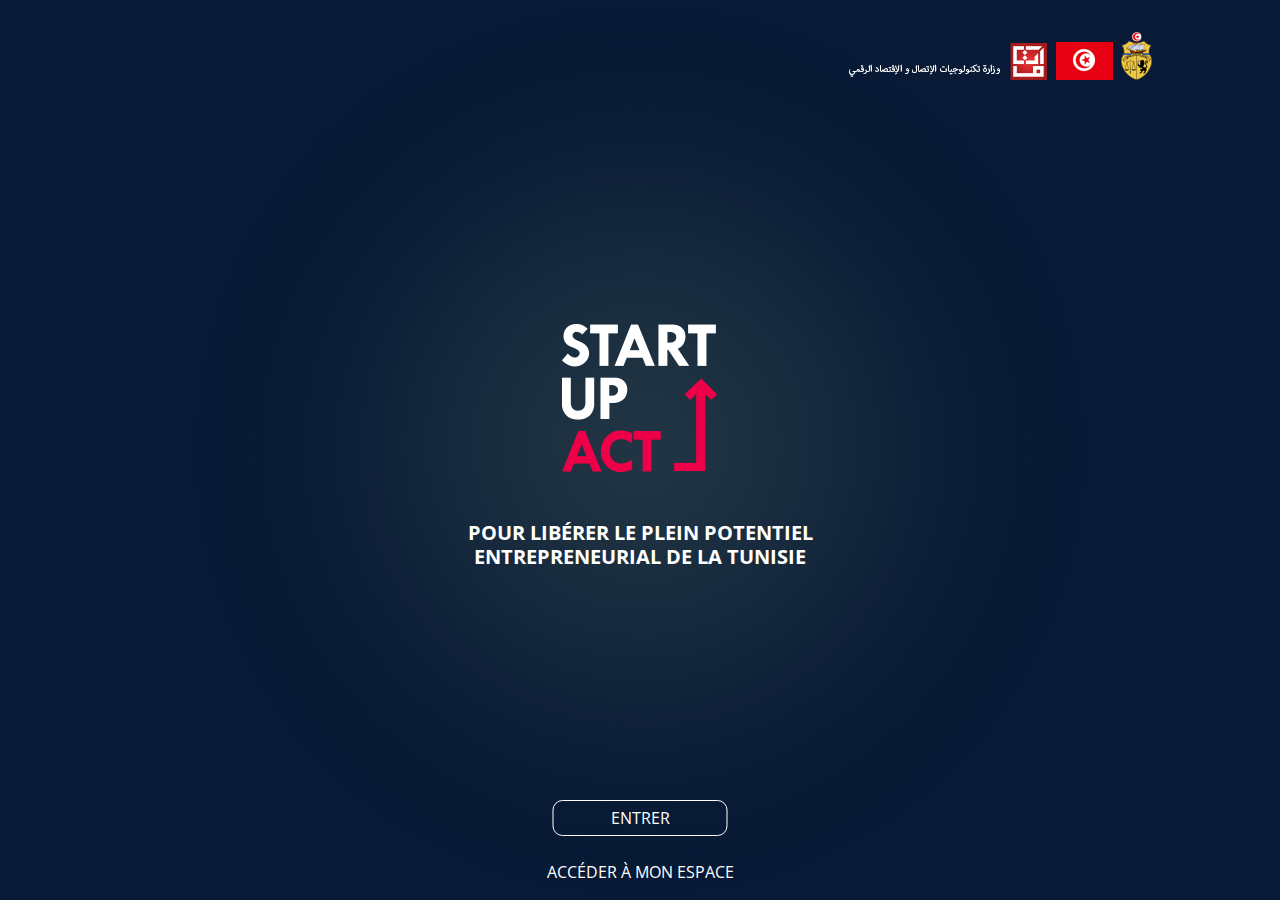
<file: index.html>
<!DOCTYPE html>
<html lang="en">
<head>
	<meta charset="UTF-8">
	<meta name="viewport" content="width=device-width, initial-scale=1.0">
	<title>Startup Act Tunisie</title>
		<link href="https://fonts.googleapis.com/css?family=Open+Sans" rel="stylesheet">
	<link href="https://fonts.googleapis.com/css?family=Open+Sans:400,700">
	<link rel="stylesheet" href="https://stackpath.bootstrapcdn.com/bootstrap/4.3.1/css/bootstrap.min.css">
	<link href="https://cdnjs.cloudflare.com/ajax/libs/OwlCarousel2/2.3.4/assets/owl.carousel.min.css" rel="stylesheet">
	<link href="https://cdnjs.cloudflare.com/ajax/libs/OwlCarousel2/2.3.4/assets/owl.theme.default.min.css" rel="stylesheet">

   <link rel="stylesheet" href="css/style.css" >
	<link rel=icon href=/img/favicon.ico>
</head>
<body link="#ffffff" style="background:#081a35;background-repeat: no-repeat;height: 100vh;overflow: hidden;">
	<img src="img/bg.png" alt="" class="bg-intro d-none d-md-block">
	<div class="img-intro">
		<img src="img/footer_1.png" class="align-bottom">
		<img src="img/footer_2.png" class="align-bottom">
		<img src="img/footer_3.png" class="align-bottom">
	</div>
	<div class="container d-flex justify-content-center align-items-center" style="height: 100vh">
		<div class="row">
			<div class="col-md-12 text-center"><img src="img/logo-neg.png" alt=""></div>
			<div class="col-md-12 mt-5 text-center text-uppercase d-none d-md-block">

				<h1 class="  font-weight-bold text-white" style="font-size: 20px; font-family: 'Open Sans';">
				POUR LIBÉRER LE PLEIN POTENTIEL <br> ENTREPRENEURIAL DE LA TUNISIE
				
			</h1>
			</div>

		</div>
	</div>
	<a href="accueil.html" class="text-uppercase btn btn-entrer pos-btn">
		entrer
	</a>

	<p class="text-uppercase pos-para white text-center">
		<a href="https://portail.startupact.tn/" target="_blank" class="pos-what" >Accéder à mon espace</a>
	</p>
</body>
</html>
</file>
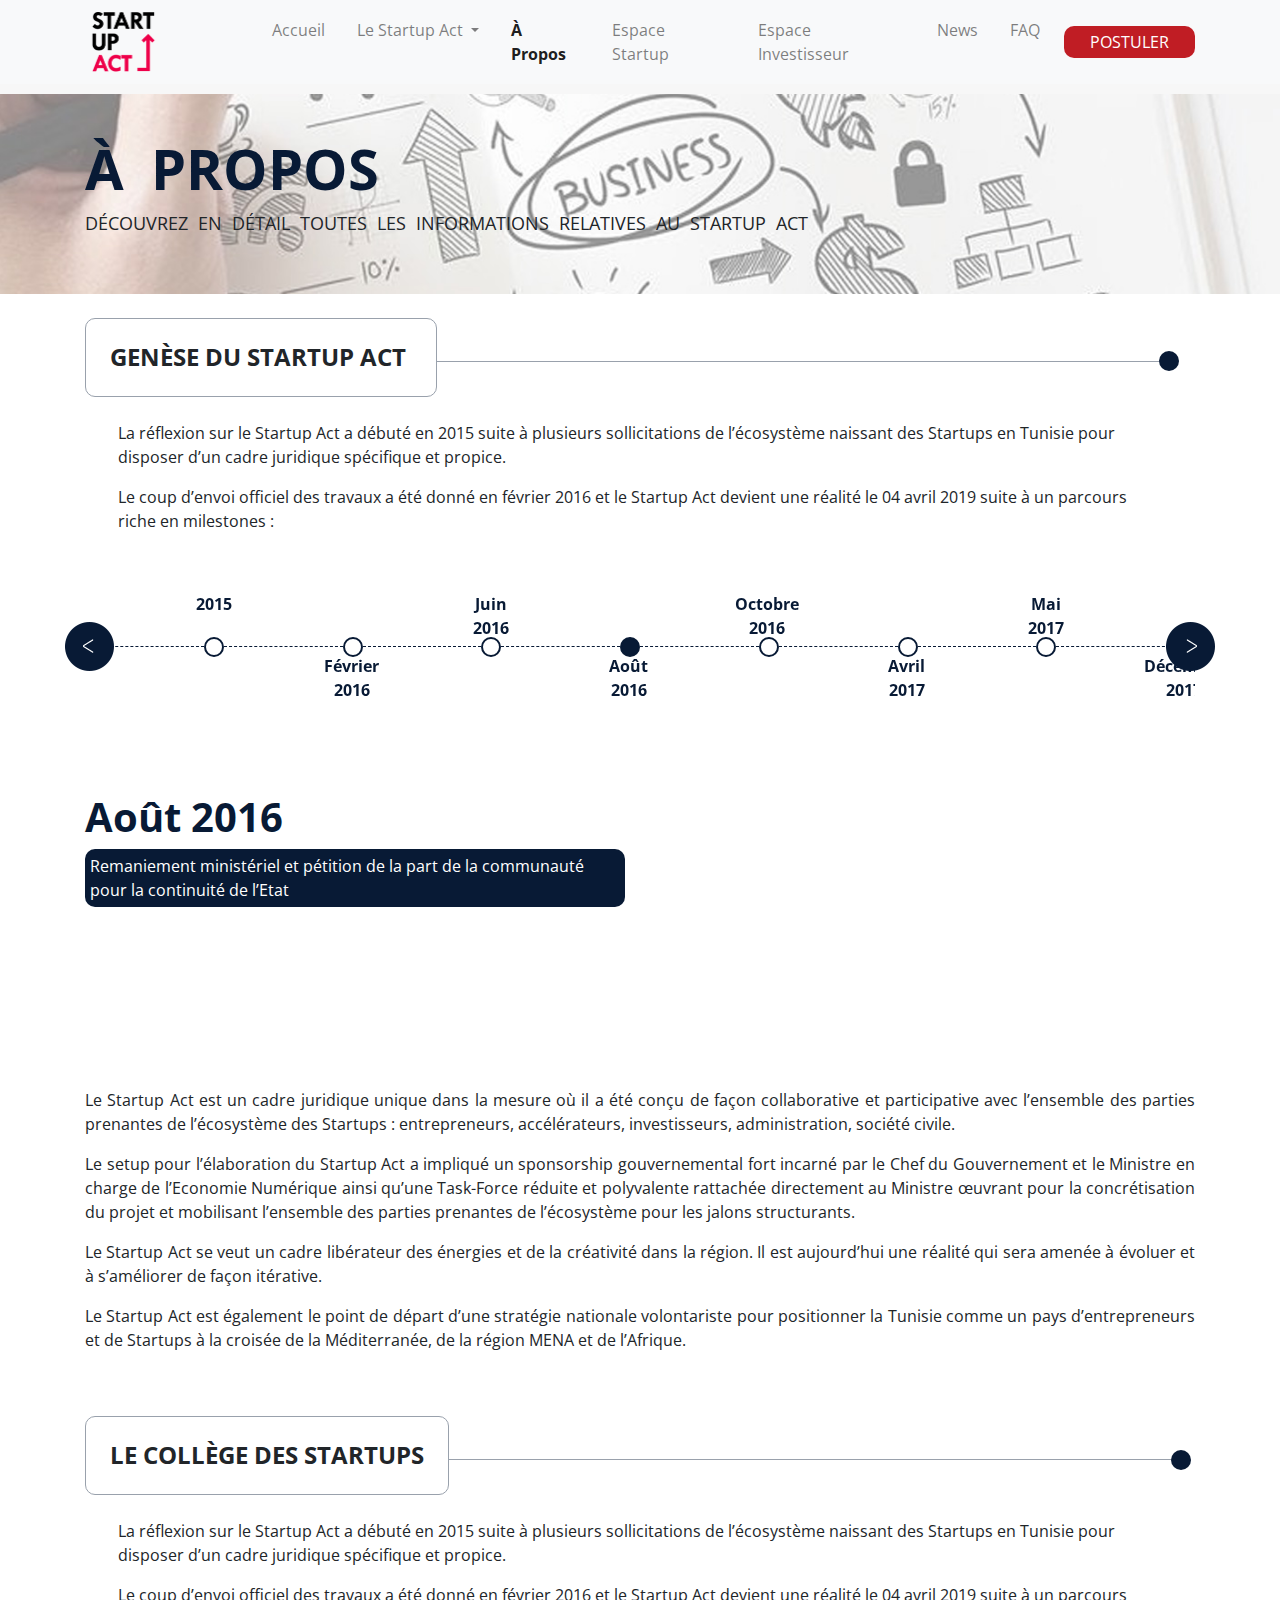
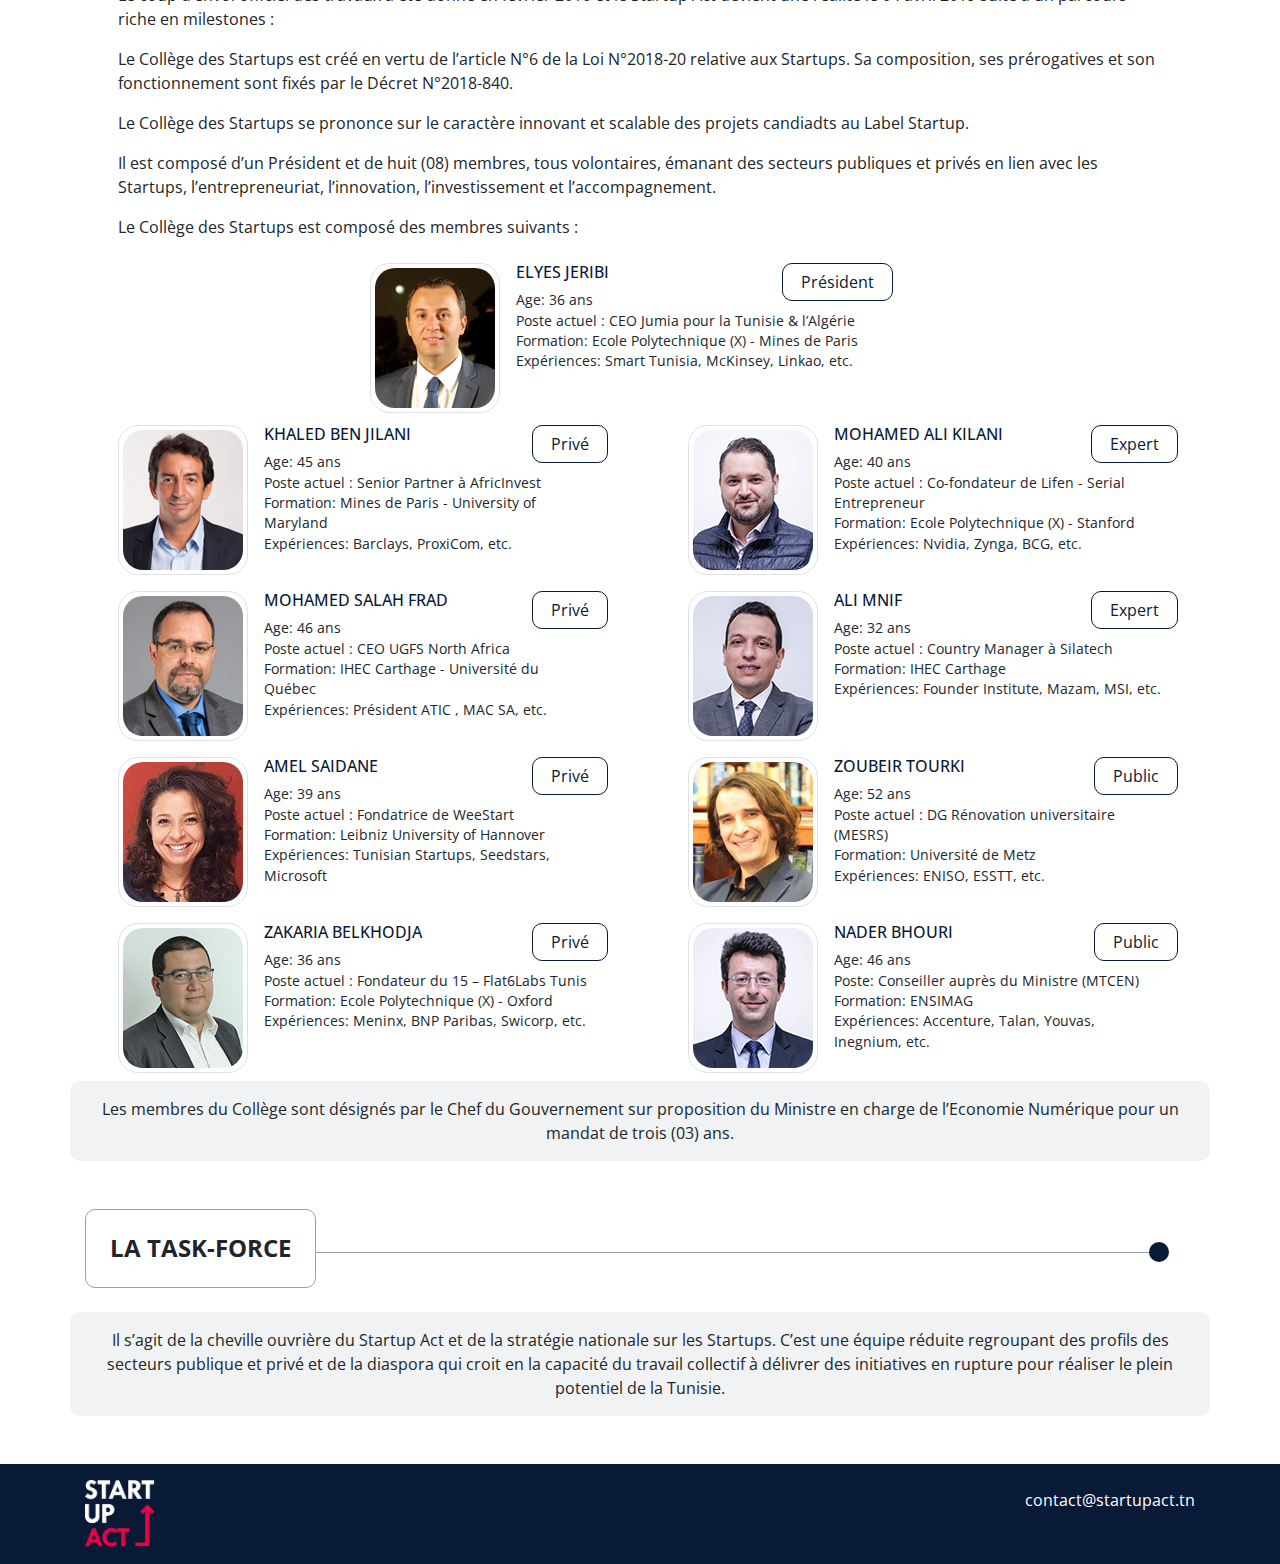
<file: a_propos.html>
<!DOCTYPE html>
<html lang="en">
<head>
	<meta charset="UTF-8">
	<meta name="viewport" content="width=device-width, initial-scale=1.0">
<title>À propos du Startup Act</title>
	<link href="https://fonts.googleapis.com/css?family=Open+Sans" rel="stylesheet">
	<link href="https://fonts.googleapis.com/css?family=Open+Sans:400,700" >
  <link rel="stylesheet" href="https://stackpath.bootstrapcdn.com/bootstrap/4.3.1/css/bootstrap.min.css" >
  <link href="https://cdnjs.cloudflare.com/ajax/libs/OwlCarousel2/2.3.4/assets/owl.carousel.min.css" rel="stylesheet" >
  <link href="https://cdnjs.cloudflare.com/ajax/libs/OwlCarousel2/2.3.4/assets/owl.theme.default.min.css" rel="stylesheet" >
  <link rel="stylesheet" href="css/style.css" >
  <link rel=icon href=/img/favicon.ico>
</head>
<body>
<!-- header -->
	<nav class="navbar navbar-expand-lg navbar-light bg-light py-0">
	<div class="container ">

			<a class="navbar-brand" href="accueil.html"><img src="img/logo.png" alt="" class="w-50"></a>
  <button class="navbar-toggler" type="button" data-toggle="collapse" data-target="#navbarNav" aria-controls="navbarNav" aria-expanded="false" aria-label="Toggle navigation">
    <span class="navbar-toggler-icon"></span>
  </button>
  <div class="collapse navbar-collapse justify-content-center height-nav" id="navbarNav">
    <ul class="navbar-nav">
      <li class="nav-item  mx-md-2">
        <a class="nav-link" href="accueil.html">Accueil</a>
      </li>
     
           <li class="nav-item dropdown  mx-md-2">
                <a class="nav-link dropdown-toggle" href="#" id="navbarDropdown" role="button" data-toggle="dropdown" aria-haspopup="true" aria-expanded="false">
                 Le Startup Act
                </a>
                <div class="dropdown-menu" aria-labelledby="navbarDropdown">
                  
                  <a class="dropdown-item" href="decouvrir-startupact.html">Label startup</a> 
                  <a class="dropdown-item" href="obtenir-label.html">Comment obtenir le label </a>
                  <a class="dropdown-item" href="instruction-du-dossier.html">Instruction du dossier   </a>
                           <a class="dropdown-item" href="sessions-de-labellisations.html">Sessions de labellisations</a>
                        </div>   
              </li>
      <li class="nav-item mx-md-2 active">
        <a class="nav-link" href="a_propos.html">À Propos<span class="sr-only">(current)</span></a>
      </li>

      <li class="nav-item mx-md-2">
        <a class="nav-link" href="espace_startup.html">Espace Startup</a>
      </li>

       <li class="nav-item mx-md-2">
        <a class="nav-link" href="espace_investisseur.html">Espace Investisseur</a>
      </li>

       <li class="nav-item mx-md-2">
        <a class="nav-link" href="news.html">News</a>
      </li>

       <li class="nav-item mx-md-2">
        <a class="nav-link" href="faq.html">FAQ</a>
      </li>

    </ul>

	<a href="https://apply.startupact.tn/" target="_blank" class="btn btn-post ml-md-2 my-sm-2">POSTULER</a>

  </div>
	</div>

</nav>
<!--end header-->


<!--header img-->
  <div class=" m-0" style="height: 10px;background:#f7f7f7;">

  </div>
  <div class=" header-propo d-flex align-items-center">
    <div class="col-md-12 ">
      <div class="container">
        <h1 class="font-weight-bold text-uppercase title-section-header" >
       À propos
      </h1>

      <p class="text-uppercase para-section-header" >
        Découvrez en détail toutes les informations relatives au startup act
      </p>
      </div>

    </div>
  </div>
<!--end header img-->
<div class="container my-4">
    <div class="row">
      <div class="col-md-12 d-md-flex align-items-center">
        <h4 class="border-title px-4 py-4 font-weight-bold text-uppercase">
         Genèse du Startup Act 
        </h4>
        <div class="d-none d-md-block" style="width:65%;height:0.5px;border-top:1px solid #99a1ac;"></div>
        <span  class="d-none d-md-block" style="border-radius:50%; width:20px;height:20px; background:#081a35"></span>
      </div>
    </div>
    <div class="row mt-3">
      <p class="px-5">
        La réflexion sur le Startup Act a débuté en 2015 suite à plusieurs sollicitations de l’écosystème naissant des Startups en Tunisie pour disposer d’un cadre juridique spécifique et propice.
      </p>
      <p class="px-5">
        Le coup d’envoi officiel des travaux a été donné en février 2016 et le Startup Act devient une réalité le 04 avril 2019 suite à un parcours riche en milestones :
      </p>
    </div>
    <div class="row my-5 m-0">
      <div class="owl-carousel">
        <!-- div 1-->
        <div class="d-flex align-items-center">
          <span class="year-top">2015</span>
          <div class="dashed">

          </div>
          <div class="cercle-carousel div1">

          </div>
        </div>
      <!-- end div -->

      <!-- div 2-->
        <div class="d-flex align-items-center">
          <div class="year-bottom d-flex flex-column align-items-center">
            <span>Février</span><span>2016</span>
          </div>

          <div class="dashed">

          </div>
          <div class="cercle-carousel div2">

          </div>
        </div>
      <!-- end div -->

      <!-- div 3-->
        <div class="d-flex align-items-center">
          <div class="year-top d-flex flex-column align-items-center">
            <span>Juin</span><span>2016</span>
          </div>
          <div class="dashed">

          </div>
          <div class="cercle-carousel div3">

          </div>
        </div>
      <!-- end div -->
      <!-- div 4-->
        <div class="d-flex align-items-center">
          <div class="year-bottom d-flex flex-column align-items-center">
            <span>Août</span><span>2016</span>
          </div>
          <div class="dashed">

          </div>
          <div class="cercle-carousel-active cercle-carousel div4">

          </div>
        </div>
      <!-- end div -->
      <!-- div 5-->
        <div class="d-flex align-items-center">
           <div class="year-top d-flex flex-column align-items-center">
            <span>Octobre</span><span>2016</span>
          </div>
          <div class="dashed">

          </div>
          <div class="cercle-carousel div5">

          </div>
        </div>
      <!-- end div -->
      <!-- div 6-->
        <div class="d-flex align-items-center">
           <div class="year-bottom d-flex flex-column align-items-center">
            <span>Avril </span><span>2017</span>
          </div>
          <div class="dashed">

          </div>
          <div class="cercle-carousel div6">

          </div>
        </div>
      <!-- end div -->
      <!-- div 7-->
        <div class="d-flex align-items-center">
          <div class="year-top d-flex flex-column align-items-center">
            <span>Mai</span><span>2017</span>
          </div>
          <div class="dashed">

          </div>
          <div class="cercle-carousel div7">

          </div>
        </div>
      <!-- end div -->
      <!-- div 8-->
        <div class="d-flex align-items-center">
          <div class="year-bottom d-flex flex-column align-items-center">
            <span>Décembre</span><span>2017</span>
          </div>
          <div class="dashed">

          </div>
          <div class="cercle-carousel div8">

          </div>
        </div>
      <!-- end div -->
      <!-- div 9-->
        <div class="d-flex align-items-center">
          <div class="year-top d-flex flex-column align-items-center">
            <span>Janvier</span><span>2018</span>
          </div>
          <div class="dashed">

          </div>
          <div class="cercle-carousel div9">

          </div>
        </div>
      <!-- end div -->
      <!-- div 10-->
        <div class="d-flex align-items-center">
          <div class="year-bottom d-flex flex-column align-items-center">
            <span>Février - Mars</span><span>2018</span>
          </div>
          <div class="dashed">

          </div>
          <div class="cercle-carousel div10">

          </div>
        </div>
      <!-- end div -->

       <!-- div 11-->
        <div class="d-flex align-items-center">
          <div class="year-top d-flex flex-column align-items-center">
            <span>Avril</span><span>2018</span>
          </div>
          <div class="dashed">

          </div>
          <div class="cercle-carousel div11">

          </div>
        </div>
      <!-- end div -->


       <!-- div 12-->
        <div class="d-flex align-items-center">
          <div class="year-bottom d-flex flex-column align-items-center">
            <span>Octobre</span><span>2018</span>
          </div>
          <div class="dashed">

          </div>
          <div class="cercle-carousel div12">

          </div>
        </div>
      <!-- end div -->
       <!-- div 13-->
        <div class="d-flex align-items-center">
          <div class="year-top d-flex flex-column align-items-center">
            <span>Février - Mars</span><span>2019</span>
          </div>
          <div class="dashed">

          </div>
          <div class="cercle-carousel div13">

          </div>
        </div>
      <!-- end div -->
       <!-- div 14-->
        <div class="d-flex align-items-center">
          <div class="year-bottom d-flex flex-column align-items-center">
            <span>Mars</span><span>2019</span>
          </div>
          <div class="dashed">

          </div>
          <div class="cercle-carousel div14">

          </div>
        </div>
      <!-- end div -->
       <!-- div 15-->
        <div class="d-flex align-items-center">
          <div class="year-top d-flex flex-column align-items-center">
            <span>Avril</span><span>2019</span>
          </div>
          <div class="dashed">

          </div>
          <div class="cercle-carousel div15">

          </div>
        </div>
      <!-- end div -->
       <!-- div 15-->
        <div class="d-flex align-items-center" >
          <div class="year-top d-flex flex-column align-items-center" style="opacity: 0">
            <span>Avril</span><span>2019</span>
          </div>
          <div class="dashed">

          </div>
          <div class="cercle-carousel div15">

          </div>
        </div>
      <!-- end div -->
      </div>
    </div>


   <!-- para div1 -->
    <div id="div1">
      <div class="row">
      <div class="col-md-6">
        <h1 class="font-weight-bold">2015</h1>
        <p class="bg-blue-startup">Reflexion autour du Startup Act</p>
      </div>
      <div class="col-md-6">
        <img src="img/img-bg.png" class="w-100" alt="">
      </div>
    </div>

    <div class="row mt-5">
      <div class="col-md-12">
         <p class="text-justify">
        Le Startup Act est un cadre juridique unique dans la mesure où il a été conçu de façon collaborative et participative avec l’ensemble des parties prenantes de l’écosystème des Startups : entrepreneurs, accélérateurs, investisseurs, administration, société civile.
      </p>
      <p class="text-justify">
        Le setup pour l’élaboration du Startup Act a impliqué un sponsorship gouvernemental fort incarné par le Chef du Gouvernement et le Ministre en charge de l’Economie Numérique ainsi qu’une Task-Force réduite et polyvalente rattachée directement au Ministre œuvrant pour la concrétisation du projet et mobilisant l’ensemble des parties prenantes de l’écosystème pour les jalons structurants.
      </p>
      <p class="text-justify">
        Le Startup Act se veut un cadre libérateur des énergies et de la créativité dans la région. Il est aujourd’hui une réalité qui sera amenée à évoluer et à s’améliorer de façon itérative.
      </p>
      <p class="text-justify">
        Le Startup Act est également le point de départ d’une stratégie nationale volontariste pour positionner la Tunisie comme un pays d’entrepreneurs et de Startups à la croisée de la Méditerranée, de la région MENA et de l’Afrique.
      </p>
      </div>
    </div>
    </div>
    <!-- end para div1 -->

    <!-- para div2 -->
    <div id="div2">
      <div class="row">
      <div class="col-md-6">
        <h1 class="font-weight-bold">Février 2016</h1>
        <p class="bg-blue-startup">Première réunion autour du Startup Act au Technopole El Ghazela</p>
      </div>
      <div class="col-md-6">
        <img src="img/fev-16.jpg" class="w-100" alt="">
      </div>
    </div>

    <div class="row mt-5">
      <div class="col-md-12">
         <p class="text-justify">
        Le Startup Act est un cadre juridique unique dans la mesure où il a été conçu de façon collaborative et participative avec l’ensemble des parties prenantes de l’écosystème des Startups : entrepreneurs, accélérateurs, investisseurs, administration, société civile.
      </p>
      <p class="text-justify">
        Le setup pour l’élaboration du Startup Act a impliqué un sponsorship gouvernemental fort incarné par le Chef du Gouvernement et le Ministre en charge de l’Economie Numérique ainsi qu’une Task-Force réduite et polyvalente rattachée directement au Ministre œuvrant pour la concrétisation du projet et mobilisant l’ensemble des parties prenantes de l’écosystème pour les jalons structurants.
      </p>
      <p class="text-justify">
        Le Startup Act se veut un cadre libérateur des énergies et de la créativité dans la région. Il est aujourd’hui une réalité qui sera amenée à évoluer et à s’améliorer de façon itérative.
      </p>
      <p class="text-justify">
        Le Startup Act est également le point de départ d’une stratégie nationale volontariste pour positionner la Tunisie comme un pays d’entrepreneurs et de Startups à la croisée de la Méditerranée, de la région MENA et de l’Afrique.
      </p>
      </div>
    </div>
    </div>
    <!-- end para div2 -->

    <!-- para div3 -->
    <div id="div3">
      <div class="row">
      <div class="col-md-6">
        <h1 class="font-weight-bold">Juin 2016</h1>
        <p class="bg-blue-startup">Présentation des mesures du Startup Act à la communauté à l’hôtel de Paris.</p>
      </div>
      <div class="col-md-6">
        <img src="img/juin-16.jpg" class="w-100" alt="">
      </div>
    </div>

    <div class="row mt-5">
      <div class="col-md-12">
         <p class="text-justify">
        Le Startup Act est un cadre juridique unique dans la mesure où il a été conçu de façon collaborative et participative avec l’ensemble des parties prenantes de l’écosystème des Startups : entrepreneurs, accélérateurs, investisseurs, administration, société civile.
      </p>
      <p class="text-justify">
        Le setup pour l’élaboration du Startup Act a impliqué un sponsorship gouvernemental fort incarné par le Chef du Gouvernement et le Ministre en charge de l’Economie Numérique ainsi qu’une Task-Force réduite et polyvalente rattachée directement au Ministre œuvrant pour la concrétisation du projet et mobilisant l’ensemble des parties prenantes de l’écosystème pour les jalons structurants.
      </p>
      <p class="text-justify">
        Le Startup Act se veut un cadre libérateur des énergies et de la créativité dans la région. Il est aujourd’hui une réalité qui sera amenée à évoluer et à s’améliorer de façon itérative.
      </p>
      <p class="text-justify">
        Le Startup Act est également le point de départ d’une stratégie nationale volontariste pour positionner la Tunisie comme un pays d’entrepreneurs et de Startups à la croisée de la Méditerranée, de la région MENA et de l’Afrique.
      </p>
      </div>
    </div>
    </div>
    <!-- end para div3 -->

    <!-- para div4-->
    <div id="div4">
      <div class="row">
      <div class="col-md-6">
        <h1 class="font-weight-bold">Août 2016</h1>
        <p class="bg-blue-startup">Remaniement ministériel et pétition de la part de la communauté pour la continuité de l’Etat</p>
      </div>
      <div class="col-md-6">
        <img src="img/img-bg.png" class="w-100" alt="">
      </div>
    </div>

    <div class="row mt-5">
      <div class="col-md-12">
         <p class="text-justify">
        Le Startup Act est un cadre juridique unique dans la mesure où il a été conçu de façon collaborative et participative avec l’ensemble des parties prenantes de l’écosystème des Startups : entrepreneurs, accélérateurs, investisseurs, administration, société civile.
      </p>
      <p class="text-justify">
        Le setup pour l’élaboration du Startup Act a impliqué un sponsorship gouvernemental fort incarné par le Chef du Gouvernement et le Ministre en charge de l’Economie Numérique ainsi qu’une Task-Force réduite et polyvalente rattachée directement au Ministre œuvrant pour la concrétisation du projet et mobilisant l’ensemble des parties prenantes de l’écosystème pour les jalons structurants.
      </p>
      <p class="text-justify">
        Le Startup Act se veut un cadre libérateur des énergies et de la créativité dans la région. Il est aujourd’hui une réalité qui sera amenée à évoluer et à s’améliorer de façon itérative.
      </p>
      <p class="text-justify">
        Le Startup Act est également le point de départ d’une stratégie nationale volontariste pour positionner la Tunisie comme un pays d’entrepreneurs et de Startups à la croisée de la Méditerranée, de la région MENA et de l’Afrique.
      </p>
      </div>
    </div>
    </div>
    <!-- end para div4 -->


    <!-- para div5 -->
    <div id="div5">
      <div class="row">
      <div class="col-md-6">
        <h1 class="font-weight-bold">Octobre 2016</h1>
        <p class="bg-blue-startup">Une deuxième Task Force prend le relais sur le projet.</p>
      </div>
      <div class="col-md-6">
        <img src="img/img-bg.png" class="w-100" alt="">
      </div>
    </div>

    <div class="row mt-5">
      <div class="col-md-12">
         <p class="text-justify">
        Le Startup Act est un cadre juridique unique dans la mesure où il a été conçu de façon collaborative et participative avec l’ensemble des parties prenantes de l’écosystème des Startups : entrepreneurs, accélérateurs, investisseurs, administration, société civile.
      </p>
      <p class="text-justify">
        Le setup pour l’élaboration du Startup Act a impliqué un sponsorship gouvernemental fort incarné par le Chef du Gouvernement et le Ministre en charge de l’Economie Numérique ainsi qu’une Task-Force réduite et polyvalente rattachée directement au Ministre œuvrant pour la concrétisation du projet et mobilisant l’ensemble des parties prenantes de l’écosystème pour les jalons structurants.
      </p>
      <p class="text-justify">
        Le Startup Act se veut un cadre libérateur des énergies et de la créativité dans la région. Il est aujourd’hui une réalité qui sera amenée à évoluer et à s’améliorer de façon itérative.
      </p>
      <p class="text-justify">
        Le Startup Act est également le point de départ d’une stratégie nationale volontariste pour positionner la Tunisie comme un pays d’entrepreneurs et de Startups à la croisée de la Méditerranée, de la région MENA et de l’Afrique.
      </p>
      </div>
    </div>
    </div>
    <!-- end para div5 -->


    <!-- para div6 -->
    <div id="div6">
      <div class="row">
      <div class="col-md-6">
        <h1 class="font-weight-bold">Avril 2017</h1>
        <p class="bg-blue-startup">Présentation d’une version intermédiaire du Startup Act et collecte des Feed-backs de l’écosystème à El Ghazela.</p>
      </div>
      <div class="col-md-6">
        <img src="img/avril-17.jpg" class="w-100" alt="">
      </div>
    </div>

    <div class="row mt-5">
      <div class="col-md-12">
         <p class="text-justify">
        Le Startup Act est un cadre juridique unique dans la mesure où il a été conçu de façon collaborative et participative avec l’ensemble des parties prenantes de l’écosystème des Startups : entrepreneurs, accélérateurs, investisseurs, administration, société civile.
      </p>
      <p class="text-justify">
        Le setup pour l’élaboration du Startup Act a impliqué un sponsorship gouvernemental fort incarné par le Chef du Gouvernement et le Ministre en charge de l’Economie Numérique ainsi qu’une Task-Force réduite et polyvalente rattachée directement au Ministre œuvrant pour la concrétisation du projet et mobilisant l’ensemble des parties prenantes de l’écosystème pour les jalons structurants.
      </p>
      <p class="text-justify">
        Le Startup Act se veut un cadre libérateur des énergies et de la créativité dans la région. Il est aujourd’hui une réalité qui sera amenée à évoluer et à s’améliorer de façon itérative.
      </p>
      <p class="text-justify">
        Le Startup Act est également le point de départ d’une stratégie nationale volontariste pour positionner la Tunisie comme un pays d’entrepreneurs et de Startups à la croisée de la Méditerranée, de la région MENA et de l’Afrique.
      </p>
      </div>
    </div>
    </div>
    <!-- end para div6 -->
     <!-- para div7 -->
    <div id="div7">
      <div class="row">
      <div class="col-md-6">
        <h1 class="font-weight-bold">Mai 2017</h1>
        <p class="bg-blue-startup">La version V5 du Startup Act a été recalée au conseil des ministres restreint CMR.</p>
      </div>
      <div class="col-md-6">
        <img src="img/mai-17.jpg" class="w-100" alt="">
      </div>
    </div>

    <div class="row mt-5">
      <div class="col-md-12">
         <p class="text-justify">
        Le Startup Act est un cadre juridique unique dans la mesure où il a été conçu de façon collaborative et participative avec l’ensemble des parties prenantes de l’écosystème des Startups : entrepreneurs, accélérateurs, investisseurs, administration, société civile.
      </p>
      <p class="text-justify">
        Le setup pour l’élaboration du Startup Act a impliqué un sponsorship gouvernemental fort incarné par le Chef du Gouvernement et le Ministre en charge de l’Economie Numérique ainsi qu’une Task-Force réduite et polyvalente rattachée directement au Ministre œuvrant pour la concrétisation du projet et mobilisant l’ensemble des parties prenantes de l’écosystème pour les jalons structurants.
      </p>
      <p class="text-justify">
        Le Startup Act se veut un cadre libérateur des énergies et de la créativité dans la région. Il est aujourd’hui une réalité qui sera amenée à évoluer et à s’améliorer de façon itérative.
      </p>
      <p class="text-justify">
        Le Startup Act est également le point de départ d’une stratégie nationale volontariste pour positionner la Tunisie comme un pays d’entrepreneurs et de Startups à la croisée de la Méditerranée, de la région MENA et de l’Afrique.
      </p>
      </div>
    </div>
    </div>
    <!-- end para div7 -->





      <!-- para div8 -->
    <div id="div8">
      <div class="row">
      <div class="col-md-6">
        <h1 class="font-weight-bold">Décembre 2017</h1>
        <p class="bg-blue-startup">La nouvelle version V8 du Startup Act passe enfin au niveau du conseil des ministres.</p>
      </div>
      <div class="col-md-6">
        <img src="img/img-bg.png" class="w-100" alt="">
      </div>
    </div>

    <div class="row mt-5">
      <div class="col-md-12">
         <p class="text-justify">
        Le Startup Act est un cadre juridique unique dans la mesure où il a été conçu de façon collaborative et participative avec l’ensemble des parties prenantes de l’écosystème des Startups : entrepreneurs, accélérateurs, investisseurs, administration, société civile.
      </p>
      <p class="text-justify">
        Le setup pour l’élaboration du Startup Act a impliqué un sponsorship gouvernemental fort incarné par le Chef du Gouvernement et le Ministre en charge de l’Economie Numérique ainsi qu’une Task-Force réduite et polyvalente rattachée directement au Ministre œuvrant pour la concrétisation du projet et mobilisant l’ensemble des parties prenantes de l’écosystème pour les jalons structurants.
      </p>
      <p class="text-justify">
        Le Startup Act se veut un cadre libérateur des énergies et de la créativité dans la région. Il est aujourd’hui une réalité qui sera amenée à évoluer et à s’améliorer de façon itérative.
      </p>
      <p class="text-justify">
        Le Startup Act est également le point de départ d’une stratégie nationale volontariste pour positionner la Tunisie comme un pays d’entrepreneurs et de Startups à la croisée de la Méditerranée, de la région MENA et de l’Afrique.
      </p>
      </div>
    </div>
    </div>
    <!-- end para div8 -->



      <!-- para div9 -->
    <div id="div9">
      <div class="row">
      <div class="col-md-6">
        <h1 class="font-weight-bold">Janvier 2018</h1>
        <p class="bg-blue-startup">Arrivée du projet de loi Startup Act à l’ARP.</p>
      </div>
      <div class="col-md-6">
        <img src="img/img-bg.png" class="w-100" alt="">
      </div>
    </div>

    <div class="row mt-5">
      <div class="col-md-12">
         <p class="text-justify">
        Le Startup Act est un cadre juridique unique dans la mesure où il a été conçu de façon collaborative et participative avec l’ensemble des parties prenantes de l’écosystème des Startups : entrepreneurs, accélérateurs, investisseurs, administration, société civile.
      </p>
      <p class="text-justify">
        Le setup pour l’élaboration du Startup Act a impliqué un sponsorship gouvernemental fort incarné par le Chef du Gouvernement et le Ministre en charge de l’Economie Numérique ainsi qu’une Task-Force réduite et polyvalente rattachée directement au Ministre œuvrant pour la concrétisation du projet et mobilisant l’ensemble des parties prenantes de l’écosystème pour les jalons structurants.
      </p>
      <p class="text-justify">
        Le Startup Act se veut un cadre libérateur des énergies et de la créativité dans la région. Il est aujourd’hui une réalité qui sera amenée à évoluer et à s’améliorer de façon itérative.
      </p>
      <p class="text-justify">
        Le Startup Act est également le point de départ d’une stratégie nationale volontariste pour positionner la Tunisie comme un pays d’entrepreneurs et de Startups à la croisée de la Méditerranée, de la région MENA et de l’Afrique.
      </p>
      </div>
    </div>
    </div>
    <!-- end para div9 -->



      <!-- para div10 -->
    <div id="div10">
      <div class="row">
      <div class="col-md-6">
        <h1 class="font-weight-bold">Février-Mars 2018</h1>
        <p class="bg-blue-startup">Discussions à la commission de l’industrie</p>
      </div>
      <div class="col-md-6">
        <img src="img/fev-18.jpg" class="w-100" alt="">
      </div>
    </div>

    <div class="row mt-5">
      <div class="col-md-12">
         <p class="text-justify">
        Le Startup Act est un cadre juridique unique dans la mesure où il a été conçu de façon collaborative et participative avec l’ensemble des parties prenantes de l’écosystème des Startups : entrepreneurs, accélérateurs, investisseurs, administration, société civile.
      </p>
      <p class="text-justify">
        Le setup pour l’élaboration du Startup Act a impliqué un sponsorship gouvernemental fort incarné par le Chef du Gouvernement et le Ministre en charge de l’Economie Numérique ainsi qu’une Task-Force réduite et polyvalente rattachée directement au Ministre œuvrant pour la concrétisation du projet et mobilisant l’ensemble des parties prenantes de l’écosystème pour les jalons structurants.
      </p>
      <p class="text-justify">
        Le Startup Act se veut un cadre libérateur des énergies et de la créativité dans la région. Il est aujourd’hui une réalité qui sera amenée à évoluer et à s’améliorer de façon itérative.
      </p>
      <p class="text-justify">
        Le Startup Act est également le point de départ d’une stratégie nationale volontariste pour positionner la Tunisie comme un pays d’entrepreneurs et de Startups à la croisée de la Méditerranée, de la région MENA et de l’Afrique.
      </p>
      </div>
    </div>
    </div>
    <!-- end para div10 -->

       <!-- para div11 -->
    <div id="div11">
      <div class="row">
      <div class="col-md-6">
        <h1 class="font-weight-bold">Avril 2018 </h1>
        <p class="bg-blue-startup">Séance plénière et vote de la version finale V10 à l’ARP.</p>
      </div>
      <div class="col-md-6">
        <img src="img/avr-18.jpg" class="w-100" alt="">
      </div>
    </div>

    <div class="row mt-5">
      <div class="col-md-12">
         <p class="text-justify">
        Le Startup Act est un cadre juridique unique dans la mesure où il a été conçu de façon collaborative et participative avec l’ensemble des parties prenantes de l’écosystème des Startups : entrepreneurs, accélérateurs, investisseurs, administration, société civile.
      </p>
      <p class="text-justify">
        Le setup pour l’élaboration du Startup Act a impliqué un sponsorship gouvernemental fort incarné par le Chef du Gouvernement et le Ministre en charge de l’Economie Numérique ainsi qu’une Task-Force réduite et polyvalente rattachée directement au Ministre œuvrant pour la concrétisation du projet et mobilisant l’ensemble des parties prenantes de l’écosystème pour les jalons structurants.
      </p>
      <p class="text-justify">
        Le Startup Act se veut un cadre libérateur des énergies et de la créativité dans la région. Il est aujourd’hui une réalité qui sera amenée à évoluer et à s’améliorer de façon itérative.
      </p>
      <p class="text-justify">
        Le Startup Act est également le point de départ d’une stratégie nationale volontariste pour positionner la Tunisie comme un pays d’entrepreneurs et de Startups à la croisée de la Méditerranée, de la région MENA et de l’Afrique.
      </p>
      </div>
    </div>
    </div>
    <!-- end para div11 -->


       <!-- para div12 -->
    <div id="div12">
      <div class="row">
      <div class="col-md-6">
        <h1 class="font-weight-bold">Octobre 2018 </h1>
        <p class="bg-blue-startup">Décret</p>
      </div>
      <div class="col-md-6">
        <img src="img/img-bg.png" class="w-100" alt="">
      </div>
    </div>

    <div class="row mt-5">
      <div class="col-md-12">
         <p class="text-justify">
        Le Startup Act est un cadre juridique unique dans la mesure où il a été conçu de façon collaborative et participative avec l’ensemble des parties prenantes de l’écosystème des Startups : entrepreneurs, accélérateurs, investisseurs, administration, société civile.
      </p>
      <p class="text-justify">
        Le setup pour l’élaboration du Startup Act a impliqué un sponsorship gouvernemental fort incarné par le Chef du Gouvernement et le Ministre en charge de l’Economie Numérique ainsi qu’une Task-Force réduite et polyvalente rattachée directement au Ministre œuvrant pour la concrétisation du projet et mobilisant l’ensemble des parties prenantes de l’écosystème pour les jalons structurants.
      </p>
      <p class="text-justify">
        Le Startup Act se veut un cadre libérateur des énergies et de la créativité dans la région. Il est aujourd’hui une réalité qui sera amenée à évoluer et à s’améliorer de façon itérative.
      </p>
      <p class="text-justify">
        Le Startup Act est également le point de départ d’une stratégie nationale volontariste pour positionner la Tunisie comme un pays d’entrepreneurs et de Startups à la croisée de la Méditerranée, de la région MENA et de l’Afrique.
      </p>
      </div>
    </div>
    </div>
    <!-- end para div12 -->


       <!-- para div13 -->
    <div id="div13">
      <div class="row">
      <div class="col-md-6">
        <h1 class="font-weight-bold"> Février-Mars 2019 </h1>
        <p class="bg-blue-startup">Nomination du collège et début du travail.</p>
      </div>
      <div class="col-md-6">
        <img src="img/fev-19.jpg" class="w-100" alt="">
      </div>
    </div>

    <div class="row mt-5">
      <div class="col-md-12">
         <p class="text-justify">
        Le Startup Act est un cadre juridique unique dans la mesure où il a été conçu de façon collaborative et participative avec l’ensemble des parties prenantes de l’écosystème des Startups : entrepreneurs, accélérateurs, investisseurs, administration, société civile.
      </p>
      <p class="text-justify">
        Le setup pour l’élaboration du Startup Act a impliqué un sponsorship gouvernemental fort incarné par le Chef du Gouvernement et le Ministre en charge de l’Economie Numérique ainsi qu’une Task-Force réduite et polyvalente rattachée directement au Ministre œuvrant pour la concrétisation du projet et mobilisant l’ensemble des parties prenantes de l’écosystème pour les jalons structurants.
      </p>
      <p class="text-justify">
        Le Startup Act se veut un cadre libérateur des énergies et de la créativité dans la région. Il est aujourd’hui une réalité qui sera amenée à évoluer et à s’améliorer de façon itérative.
      </p>
      <p class="text-justify">
        Le Startup Act est également le point de départ d’une stratégie nationale volontariste pour positionner la Tunisie comme un pays d’entrepreneurs et de Startups à la croisée de la Méditerranée, de la région MENA et de l’Afrique.
      </p>
      </div>
    </div>
    </div>
    <!-- end para div13 -->


       <!-- para div14 -->
    <div id="div14">
      <div class="row">
      <div class="col-md-6">
        <h1 class="font-weight-bold">Mars 2019 </h1>
        <p class="bg-blue-startup">Démarrage de la phase du Béta-testing.</p>
      </div>
      <div class="col-md-6">
        <img src="img/img-bg.png" class="w-100" alt="">
      </div>
    </div>

    <div class="row mt-5">
      <div class="col-md-12">
         <p class="text-justify">
        Le Startup Act est un cadre juridique unique dans la mesure où il a été conçu de façon collaborative et participative avec l’ensemble des parties prenantes de l’écosystème des Startups : entrepreneurs, accélérateurs, investisseurs, administration, société civile.
      </p>
      <p class="text-justify">
        Le setup pour l’élaboration du Startup Act a impliqué un sponsorship gouvernemental fort incarné par le Chef du Gouvernement et le Ministre en charge de l’Economie Numérique ainsi qu’une Task-Force réduite et polyvalente rattachée directement au Ministre œuvrant pour la concrétisation du projet et mobilisant l’ensemble des parties prenantes de l’écosystème pour les jalons structurants.
      </p>
      <p class="text-justify">
        Le Startup Act se veut un cadre libérateur des énergies et de la créativité dans la région. Il est aujourd’hui une réalité qui sera amenée à évoluer et à s’améliorer de façon itérative.
      </p>
      <p class="text-justify">
        Le Startup Act est également le point de départ d’une stratégie nationale volontariste pour positionner la Tunisie comme un pays d’entrepreneurs et de Startups à la croisée de la Méditerranée, de la région MENA et de l’Afrique.
      </p>
      </div>
    </div>
    </div>
    <!-- end para div14 -->

       <!-- para div15 -->
    <div id="div15">
      <div class="row">
      <div class="col-md-6">
        <h1 class="font-weight-bold">Avril 2019</h1>
        <p class="bg-blue-startup">Lancement grand public.</p>
      </div>
      <div class="col-md-6">
        <img src="img/img-bg.png" class="w-100" alt="">
      </div>
    </div>

    <div class="row mt-5">
      <div class="col-md-12">
         <p class="text-justify">
        Le Startup Act est un cadre juridique unique dans la mesure où il a été conçu de façon collaborative et participative avec l’ensemble des parties prenantes de l’écosystème des Startups : entrepreneurs, accélérateurs, investisseurs, administration, société civile.
      </p>
      <p class="text-justify">
        Le setup pour l’élaboration du Startup Act a impliqué un sponsorship gouvernemental fort incarné par le Chef du Gouvernement et le Ministre en charge de l’Economie Numérique ainsi qu’une Task-Force réduite et polyvalente rattachée directement au Ministre œuvrant pour la concrétisation du projet et mobilisant l’ensemble des parties prenantes de l’écosystème pour les jalons structurants.
      </p>
      <p class="text-justify">
        Le Startup Act se veut un cadre libérateur des énergies et de la créativité dans la région. Il est aujourd’hui une réalité qui sera amenée à évoluer et à s’améliorer de façon itérative.
      </p>
      <p class="text-justify">
        Le Startup Act est également le point de départ d’une stratégie nationale volontariste pour positionner la Tunisie comme un pays d’entrepreneurs et de Startups à la croisée de la Méditerranée, de la région MENA et de l’Afrique.
      </p>
      </div>
    </div>
    </div>
    <!-- end para div15-->



    <div class="row mt-5">
      <div class="col-md-12 d-md-flex align-items-center">
        <h4 class="border-title px-4 py-4 font-weight-bold text-uppercase">
         Le Collège des Startups
        </h4>
        <div class="d-none d-md-block" style="width:65%;height:0.5px;border-top:1px solid #99a1ac;"></div>
        <span  class="d-none d-md-block" style="border-radius:50%; width:20px;height:20px; background:#081a35"></span>
      </div>
    </div>


    <div class="row mt-3">
      <p class="px-5">
        La réflexion sur le Startup Act a débuté en 2015 suite à plusieurs sollicitations de l’écosystème naissant des Startups en Tunisie pour disposer d’un cadre juridique spécifique et propice.
      </p>
      <p class="px-5">
        Le coup d’envoi officiel des travaux a été donné en février 2016 et le Startup Act devient une réalité le 04 avril 2019 suite à un parcours riche en milestones :
      </p>
    </div>


      <div class="row px-5">
    <p>Le Collège des Startups est créé en vertu de l’article N°6 de la Loi N°2018-20 relative aux Startups. Sa composition, ses prérogatives et son fonctionnement sont fixés par le Décret N°2018-840.
    </p>
    <p>Le Collège des Startups se prononce sur le caractère innovant et scalable des projets candiadts au Label Startup.</p>
    <p>Il est composé d’un Président et de huit (08) membres, tous volontaires, émanant des secteurs publiques et privés en lien avec les Startups, l’entrepreneuriat, l’innovation, l’investissement et l’accompagnement.</p>
    <p>
      Le Collège des Startups est composé des membres suivants :
    </p>
  </div>
<!--web-->
  <div class="row d-none d-md-block font-size-9 mt-2 mb-1">

    <div class="offset-md-3 col-md-6 d-flex ">
      <div class="p-1 border" style="border-radius:20px; " >
        <a href="#" data-toggle="modal" data-target="#ModalCenter0"><img src="img/jeribi.png" alt="" style="border-radius:20px; " ></a>
      </div>

      <div class="ml-3">

        <h6 class="text-uppercase float-left">ELYES JERIBI</h6>
        <a href="#" class="float-right btn btn-goll" style="position: absolute;
    right: 2rem;" data-toggle="modal" data-target="#ModalCenter0">Président</a>


        <p style="clear:both" >
        Age: 36 ans<br>
        Poste actuel : CEO Jumia pour la Tunisie & l’Algérie<br>
        Formation: Ecole Polytechnique (X) - Mines de Paris<br>
        Expériences: Smart Tunisia, McKinsey, Linkao, etc.<br>
        </p>

      </div>
    </div>
  </div>

   <div class="row d-none d-md-flex font-size-9">

    <div class=" col-md-6 d-flex px-5 my-2">
      <div class="p-1 border" style="border-radius:20px; " >
        <a href="#" data-toggle="modal" data-target="#ModalCenter1"><img src="img/jilani.png" alt="" style="border-radius:20px; " ></a>
      </div>

      <div class="ml-3">

        <h6 class="text-uppercase float-left">KHALED BEN JILANI</h6>
        <a href="#" class="float-right btn btn-goll" style="position: absolute;
    right: 2rem;" data-toggle="modal" data-target="#ModalCenter1">Privé</a>


        <p style="clear:both" >
          Age: 45 ans<br>
          Poste actuel : Senior Partner à AfricInvest<br>
          Formation: Mines de Paris - University of Maryland<br>
          Expériences: Barclays, ProxiCom, etc.<br>
        </p>

      </div>
    </div>

   <div class=" col-md-6 d-flex px-5 my-2">
      <div class="p-1 border" style="border-radius:20px; " >
        <a href="#" data-toggle="modal" data-target="#ModalCenter5"><img src="img/kilani.png" alt="" style="border-radius:20px; " ></a>
      </div>

      <div class="ml-3">

        <h6 class="text-uppercase float-left">MOHAMED ALI KILANI</h6>
        <a href="#" class="float-right btn btn-goll" style="position: absolute;
    right: 2rem;" data-toggle="modal" data-target="#ModalCenter5">Expert</a>


        <p style="clear:both" >
            Age: 40 ans<br>
            Poste actuel : Co-fondateur de Lifen - Serial Entrepreneur<br>
            Formation: Ecole Polytechnique (X) - Stanford<br>
            Expériences: Nvidia, Zynga, BCG, etc.<br>
        </p>

      </div>
    </div>
     <div class=" col-md-6 d-flex px-5 my-2">
      <div class="p-1 border" style="border-radius:20px; " >
        <a href="#" data-toggle="modal" data-target="#ModalCenter2"><img src="img/frad.png" alt="" style="border-radius:20px; " ></a>
      </div>

      <div class="ml-3">

        <h6 class="text-uppercase float-left">MOHAMED SALAH FRAD</h6>
        <a href="#" class="float-right btn btn-goll" style="position: absolute;
    right: 2rem;" data-toggle="modal" data-target="#ModalCenter2" >Privé</a>


        <p style="clear:both" >
        Age: 46 ans<br>
		Poste actuel : CEO UGFS North Africa<br>
		Formation: IHEC Carthage - Université du Québec<br>
		Expériences: Président ATIC , MAC SA, etc.<br>
        </p>

      </div>
    </div>
     <div class=" col-md-6 d-flex px-5 my-2">
      <div class="p-1 border" style="border-radius:20px; " >
        <a href="#" data-toggle="modal" data-target="#ModalCenter6"><img src="img/mnif.png" alt="" style="border-radius:20px; " ></a>
      </div>

      <div class="ml-3">

        <h6 class="text-uppercase float-left">ALI MNIF</h6>
        <a href="#" class="float-right btn btn-goll" style="position: absolute;
    right: 2rem;" data-toggle="modal" data-target="#ModalCenter6">Expert</a>


        <p style="clear:both" >
        Age: 32 ans<br>
		Poste actuel : Country Manager à Silatech<br>
		Formation: IHEC Carthage<br>
		Expériences: Founder Institute, Mazam, MSI, etc.<br>
        </p>

      </div>
    </div>
     <div class=" col-md-6 d-flex px-5 my-2">
      <div class="p-1 border" style="border-radius:20px; " >
        <a href="#" data-toggle="modal" data-target="#ModalCenter3"><img src="img/saidane.png" alt="" style="border-radius:20px; " ></a>
      </div>

      <div class="ml-3">

        <h6 class="text-uppercase float-left">AMEL SAIDANE</h6>
        <a href="#" class="float-right btn btn-goll" style="position: absolute;
    right: 2rem;" data-toggle="modal" data-target="#ModalCenter3">Privé</a>


        <p style="clear:both" >
        Age: 39 ans<br>
		Poste actuel : Fondatrice de WeeStart<br>
		Formation: Leibniz University of Hannover<br>
		Expériences: Tunisian Startups, Seedstars, Microsoft<br>
        </p>

      </div>
    </div>

     <div class=" col-md-6 d-flex px-5 my-2">
      <div class="p-1 border" style="border-radius:20px; " >
        <a href="#" data-toggle="modal" data-target="#ModalCenter7"><img src="img/tourki.png" alt="" style="border-radius:20px; " ></a>
      </div>

      <div class="ml-3">

        <h6 class="text-uppercase float-left">ZOUBEIR TOURKI</h6>
        <a href="#" class="float-right btn btn-goll" style="position: absolute;
    right: 2rem;" data-toggle="modal" data-target="#ModalCenter7" >Public</a>


        <p style="clear:both" >
		Age: 52 ans<br>
		Poste actuel : DG Rénovation universitaire (MESRS)<br>
		Formation: Université de Metz<br>
		Expériences: ENISO, ESSTT, etc.<br>

        </p>

      </div>
    </div>


     <div class=" col-md-6 d-flex px-5 my-2">
      <div class="p-1 border" style="border-radius:20px; " >
        <a href="#" data-toggle="modal" data-target="#ModalCenter4"><img src="img/belkhodja.png" alt="" style="border-radius:20px; " ></a>
      </div>

      <div class="ml-3">

        <h6 class="text-uppercase float-left">ZAKARIA BELKHODJA</h6>
        <a href="#" class="float-right btn btn-goll" style="position: absolute;
    right: 2rem;" data-toggle="modal" data-target="#ModalCenter4" >Privé</a>


        <p style="clear:both" >
		Age: 36 ans<br>
		Poste actuel : Fondateur du 15 – Flat6Labs Tunis<br>
		Formation: Ecole Polytechnique (X) - Oxford<br>
		Expériences: Meninx, BNP Paribas, Swicorp, etc.<br>
        </p>

      </div>
    </div>


     <div class=" col-md-6 d-flex px-5 my-2">
      <div class="p-1 border" style="border-radius:20px; " >
        <a href="#" data-toggle="modal" data-target="#ModalCenter8"><img src="img/bhouri.png" alt="" style="border-radius:20px; " ></a>
      </div>

      <div class="ml-3">

        <h6 class="text-uppercase float-left">NADER BHOURI</h6>
        <a href="#" class="float-right btn btn-goll" style="position: absolute;
    right: 2rem;" data-toggle="modal" data-target="#ModalCenter8" >Public</a>


        <p style="clear:both" >
          Age: 46 ans<br>
          Poste: Conseiller auprès du Ministre (MTCEN)<br>
          Formation: ENSIMAG<br>
          Expériences: Accenture, Talan, Youvas, Inegnium, etc.<br>

        </p>

      </div>
    </div>

  </div>
<!--end web-->

<!--mobil-->
   <div class="row d-md-none d-block">
    <div class="offset-md-3 col-md-6 text-center ">

        <a href="#" data-toggle="modal" data-target="#ModalCenter0"><img src="img/jeribi.png" alt="" class="border p-1" style="border-radius:20px;" ></a>


      <div class="mt-3">
        <a href="#" class=" btn btn-goll " data-toggle="modal" data-target="#ModalCenter0" >Président</a>
        <h6 class="text-uppercase mt-2">ELYES JERIBI</h6>
        <p style="clear:both" >
          Age: 36 ans<br>
          Poste actuel : CEO Jumia pour la Tunisie & l’Algérie<br>
          Formation: Ecole Polytechnique (X) - Mines de Paris<br>
          Expériences: Smart Tunisia, McKinsey, Linkao, etc.<br>

        </p>

      </div>
    </div>
  </div>

  <div class="row d-md-none d-block">
    <div class="offset-md-3 col-md-6 text-center ">

        <a href="#" data-toggle="modal" data-target="#ModalCenter1"><img src="img/jilani.png" alt="" class="border p-1" style="border-radius:20px;" ></a>


      <div class="mt-3">
        <a href="#" class=" btn btn-goll " data-toggle="modal" data-target="#ModalCenter1">Privé</a>
        <h6 class="text-uppercase mt-2">KHALED BEN JILANI</h6>
        <p style="clear:both" >
          Age: 45 ans<br>
          Poste actuel : Senior Partner à AfricInvest<br>
          Formation: Mines de Paris - University of Maryland<br>
          Expériences: Barclays, ProxiCom, etc.<br>
        </p>

      </div>
    </div>
  </div>

  <div class="row d-md-none d-block">
    <div class="offset-md-3 col-md-6 text-center ">

        <a href="#" data-toggle="modal" data-target="#ModalCenter2"><img src="img/frad.png" alt="" class="border p-1" style="border-radius:20px;" ></a>


      <div class="mt-3">
        <a href="#" class=" btn btn-goll " data-toggle="modal" data-target="#ModalCenter2">Privé</a>
        <h6 class="text-uppercase mt-2">MOHAMED SALAH FRAD</h6>
        <p style="clear:both" >

          Age: 46 ans<br>
          Poste actuel : CEO UGFS North Africa<br>
          Formation: IHEC Carthage - Université du Québec<br>
          Expériences: Président ATIC , MAC SA, etc.<br>

        </p>

      </div>
    </div>
  </div>

  <div class="row d-md-none d-block">
    <div class="offset-md-3 col-md-6 text-center ">

        <a href="#" data-toggle="modal" data-target="#ModalCenter3"><img src="img/saidane.png" alt="" class="border p-1" style="border-radius:20px;" ></a>


      <div class="mt-3">
        <a href="#" class=" btn btn-goll " data-toggle="modal" data-target="#ModalCenter3">Privé</a>
        <h6 class="text-uppercase mt-2">AMEL SAIDANE</h6>
        <p style="clear:both" >
          Age: 39 ans<br>
          Poste actuel : Fondatrice de WeeStart<br>
          Formation: Leibniz University of Hannover<br>
          Expériences: Tunisian Startups, Seedstars, Microsoft..<br>
        </p>

      </div>
    </div>
  </div>

  <div class="row d-md-none d-block">
    <div class="offset-md-3 col-md-6 text-center ">

       <a href="#" data-toggle="modal" data-target="#ModalCenter4"><img src="img/belkhodja.png" alt="" class="border p-1" style="border-radius:20px;" ></a>


      <div class="mt-3">
        <a href="#" class=" btn btn-goll " data-toggle="modal" data-target="#ModalCenter4">Privé</a>
        <h6 class="text-uppercase mt-2">ZAKARIA BELKHODJA</h6>
        <p style="clear:both" >
          Age: 36 ans<br>
          Poste actuel : Fondateur du 15 – Flat6Labs Tunis<br>
          Formation: Ecole Polytechnique (X) - Oxford<br>
          Expériences: Meninx, BNP Paribas, Swicorp, etc.<br>

        </p>

      </div>
    </div>
  </div>

  <div class="row d-md-none d-block">
    <div class="offset-md-3 col-md-6 text-center ">

        <a href="#" data-toggle="modal" data-target="#ModalCenter5"><img src="img/kilani.png" alt="" class="border p-1" style="border-radius:20px;" ></a>


      <div class="mt-3">
        <a href="#" class=" btn btn-goll " data-toggle="modal" data-target="#ModalCenter5">Expert</a>
        <h6 class="text-uppercase mt-2">MOHAMED ALI KILANI</h6>
        <p style="clear:both" >
          Age: 40 ans<br>
          Poste: Co-fondateur de Lifen - Serial Entrepreneur<br>
          Formation: Ecole Polytechnique (X) - Stanford<br>
          Expériences: Nvidia, Zynga, BCG, etc<br>

        </p>

      </div>
    </div>
  </div>

  <div class="row d-md-none d-block">
    <div class="offset-md-3 col-md-6 text-center ">

        <a href="#" data-toggle="modal" data-target="#ModalCenter6"><img src="img/mnif.png" alt="" class="border p-1" style="border-radius:20px;" ></a>


      <div class="mt-3">
        <a href="#" class=" btn btn-goll " data-toggle="modal" data-target="#ModalCenter6">Expert</a>
        <h6 class="text-uppercase mt-2">ALI MNIF</h6>
        <p style="clear:both" >
          Age: 32 ans<br>
          Poste actuel : Country Manager à Silatech<br>
          Formation: IHEC Carthage<br>
          Expériences: Founder Institute, Mazam, MSI, etc.<br>

        </p>

      </div>
    </div>
  </div>

  <div class="row d-md-none d-block">
    <div class="offset-md-3 col-md-6 text-center ">

        <a href="#" data-toggle="modal" data-target="#ModalCenter7"><img src="img/tourki.png" alt="" class="border p-1" style="border-radius:20px;" ></a>


      <div class="mt-3">
        <a href="#" class=" btn btn-goll " data-toggle="modal" data-target="#ModalCenter7">Public</a>
        <h6 class="text-uppercase mt-2">ZOUBEIR TOURKI</h6>
        <p style="clear:both" >
          Age: 52 ans<br>
          Poste actuel : DG Rénovation universitaire (MESRS)<br>
          Formation: Université de Metz<br>
          Expériences: ENISO, ESSTT, etc.<br>

        </p>

      </div>
    </div>
  </div>

  <div class="row d-md-none d-block">
    <div class="offset-md-3 col-md-6 text-center ">

        <a href="#" data-toggle="modal" data-target="#ModalCenter8"><img src="img/bhouri.png" alt="" class="border p-1" style="border-radius:20px;" ></a>


      <div class="mt-3">
        <a href="#" class=" btn btn-goll "  data-toggle="modal" data-target="#ModalCenter8">Public</a>
        <h6 class="text-uppercase mt-2">NADER BHOURI</h6>
        <p style="clear:both" >
          Age: 46 ans<br>
          Poste: Conseiller auprès du Ministre (MTCEN)<br>
          Formation: ENSIMAG<br>
          Expériences: Accenture, Talan, Youvas, Inegnium, etc.<br>

        </p>

      </div>
    </div>
  </div>


<!--end mobil-->
  <div class="row text-center block-start-act p-3 mb-2">
    Les membres du Collège sont désignés par le Chef du Gouvernement sur proposition du Ministre en charge de l’Economie Numérique pour un mandat de trois (03) ans.
  </div>

  <div class="row mt-5">
      <div class="col-md-12 d-md-flex align-items-center">
        <h4 class="border-title px-4 py-4 font-weight-bold text-uppercase">
         La Task-Force
        </h4>
        <div class="d-none d-md-block" style="width:75%;height:0.5px;border-top:1px solid #99a1ac;"></div>
        <span  class="d-none d-md-block" style="border-radius:50%; width:20px;height:20px; background:#081a35"></span>
      </div>
    </div>

    <div class="row text-center block-start-act p-3 my-3 mb-5">
    Il s’agit de la cheville ouvrière du Startup Act et de la stratégie nationale sur les Startups. C’est une équipe réduite regroupant des profils des secteurs publique et privé et de la diaspora qui croit en la capacité du travail collectif à délivrer des initiatives en rupture pour réaliser le plein potentiel de la Tunisie.
  </div>
  </div>





<!--footer-->

<div class="footer d-flex align-items-center">
  <div class="container">
    <div class="row">
    <div class="col-md-4 d-none d-md-block"> <img src="img/logo-neg.png" style="width: 20%;"> </div>
  	<div class="col-md-4 d-flex align-items-center justify-content-center">
    </div>
    <div class="col-md-4 d-none d-md-block pt-2">
      <span class="text-white float-right">contact@startupact.tn</span>
    </div>
  </div>
  </div>

</div>
<!--end footer-->





<!-- Modal-0 -->
<div class="modal fade" id="ModalCenter0" tabindex="-1" role="dialog" aria-labelledby="exampleModalCenterTitle" aria-hidden="true">
  <div class="modal-dialog modal-dialog-centered" role="document">
    <div class="modal-content">
      <div class="modal-header">
        <h6 class="modal-title" id="exampleModalLongTitle" style="color: #081a35">LE COLLÈGE DES STARTUPS</h6>
        <button type="button" class="close" data-dismiss="modal" aria-label="Close">
          <span aria-hidden="true">&times;</span>
        </button>
      </div>
      <div class="modal-body">
        <div class="container">
          <div class="row">
                <div class="col-md-4" > <img src="img/jeribi.png" style="max-width: 150px;"></div>
                <div class="col-md-8" ><span class="font-weight-bold text-uppercase">ELYES JERIBI</span><br>
                     <span class="mt-1"><strong>Rôle :</strong> Président du Collège des Startups</span><br>
                     <span class="mt-1"><strong> Age:</strong> 36 ans | Nationalité: Tunisien | Lieu de résidence: Tunis (Tunisie)</span><br>
                     <span class="mt-1"><strong>Poste actuel:</strong> Directeur Général de Jumia pour la Tunisie et l’Algérie </span><br>
                </div>
          </div>
            <div class="row">
                 <div class="col-md-12" >
                   <strong>Biographie</strong><br>
          <p class="text-justify mt-1">Elyes Jeribi est Directeur Général de Jumia pour son activité en Tunisie et en Algérie. Jumia étant la 1ère Unicorn
          africaine et le leader de l’e-commerce en Afrique notamment en Tunisie.
          Auparavant, Elyes était Directeur Exécutif de Smart Tunisia (le programme national pour le développement de la
          Tunisie en tant que destination offshore pour les entreprises technologiques internationales) et Chargé de
          Mission auprès du Ministre des Technologies de la Communication et de l’Economie Numérique.
          Préalablement à cela, Elyes a cofondé une Startup (Linkao) entre Tunis et Paris à plusieurs fois primée
          régionalement qu’il a dirigé de 2012 à 2015.
          De 2011 à 2012, Elyes était Conseiller auprès du Ministre chargé du Transport et de l’Equipement en Tunisie.
          Elyes a débuté sa carrière en tant que Consultant chez McKinsey à Paris (France), le leader mondial du Conseil en
          Stratégie, avec notamment des missions pour le compte de l’Etat Tunisien.
          Elyes est diplômé de l’Ecole Polytechnique en France (Promo’ 2003) et de l’Ecole Nationale des Mines de Paris.</p>

                 </div>

          </div>

        </div>

      </div>
      <div class="modal-footer">
        <button type="button" class="btn btn-secondary" data-dismiss="modal">Fermer</button>
      </div>
    </div>
  </div>
</div>
<!-- Modal-end-0 -->




<!-- Modal-1 -->
<div class="modal fade" id="ModalCenter1" tabindex="-1" role="dialog" aria-labelledby="exampleModalCenterTitle" aria-hidden="true">
  <div class="modal-dialog modal-dialog-centered" role="document">
    <div class="modal-content">
      <div class="modal-header">
        <h6 class="modal-title" id="exampleModalLongTitle" style="color: #081a35">LE COLLÈGE DES STARTUPS</h6>
        <button type="button" class="close" data-dismiss="modal" aria-label="Close">
          <span aria-hidden="true">&times;</span>
        </button>
      </div>
      <div class="modal-body">
        <div class="container">
          <div class="row">
                <div class="col-md-4" > <img src="img/jilani.png" style="max-width: 150px;"></div>
                <div class="col-md-8" ><span class="font-weight-bold text-uppercase">KHALED BEN JILANI</span><br>
                     <span class="mt-1"><strong>Rôle :</strong> Membre du Collège des Startups (Privé)</span><br>
                     <span class="mt-1"><strong> Age:</strong> 45 ans | Nationalité: Tunisien | Lieu de résidence: Tunis (Tunisie)</span><br>
                     <span class="mt-1"><strong>Poste actuel:</strong> Senior Partner chez AfricInvest et membre de la Task-Force Startup Tunisia </span><br>
                </div>
          </div>
            <div class="row">
                 <div class="col-md-12" >
                   <strong>Biographie</strong><br>
              <p class="text-justify mt-1">
                          Khaled Ben Jilani est Senior Partner chez AfricInvest, le fonds d’investissement Tunisien leader en Afrique. Au sein
              d’AfricInvest, Khaled a piloté plus de 30 investissements en Afrique du Nord et en Afrique Subsaharienne. Il est en
              charge de différentes activités dont les practices Innovation, Service Financiers et Fund-Raising. Avant de
              rejoindre TunInvest en 2001 (devenue depuis AfricInvest), Khaled était Senior Consultant sur des missions de
              Conseil en Stratégie chez ProxiCom VA (USA). Khaled a débuté sa carrière en tant qu’analyste chez Barclays Bank
              à Paris (France).</p>
              <p>Khaled est par ailleurs très actif dans la communauté des entrepreneurs et des Startups en Tunisie. Il est jury et
              mentor dans plusieurs programmes et concours adressés aux Startups en Tunisie et dans la région.</p>
              <p>Khaled a fait ses études d’ingénieur à l’Ecole Nationale des Mines de Paris (Promotion 1997). Il est également
              titulaire d’un MSc de l’Université du Maryland - College Park (USA).</p>
              <p>Enfin Khaled est un des 5 membres de la Task-Force mandatée par SEM. le Ministre des Technologies de la
              Communication et de l’Economie Numérique pour concevoir et mettre en place le Startup Act et l’initiative
              Startup Tunisia.   </p>

                 </div>

          </div>

        </div>

      </div>
      <div class="modal-footer">
        <button type="button" class="btn btn-secondary" data-dismiss="modal">Fermer</button>
      </div>
    </div>
  </div>
</div>
<!-- Modal-end-1 -->



<!-- Modal-2 -->
<div class="modal fade" id="ModalCenter2" tabindex="-1" role="dialog" aria-labelledby="exampleModalCenterTitle" aria-hidden="true">
  <div class="modal-dialog modal-dialog-centered" role="document">
    <div class="modal-content">
      <div class="modal-header">
        <h6 class="modal-title" id="exampleModalLongTitle" style="color: #081a35">LE COLLÈGE DES STARTUPS</h6>
        <button type="button" class="close" data-dismiss="modal" aria-label="Close">
          <span aria-hidden="true">&times;</span>
        </button>
      </div>
      <div class="modal-body">
        <div class="container">
          <div class="row">
                <div class="col-md-4" > <img src="img/frad.png" style="max-width: 150px;"></div>
                <div class="col-md-8" ><span class="font-weight-bold text-uppercase">MOHAMED SALAH FRAD</span><br>
                     <span class="mt-1"><strong>Rôle :</strong> Membre du Collège des Startups (Privé)</span><br>
                     <span class="mt-1"><strong> Age:</strong> 46 ans | Nationalité: Tunisien | Lieu de résidence: Tunis (Tunisie)</span><br>
                     <span class="mt-1"><strong>Poste actuel:</strong> Directeur Général d’UGFS NA et Président de l’ATIC </span><br>
                </div>
          </div>
            <div class="row">
                 <div class="col-md-12" >
                   <strong>Biographie</strong><br>
              <p class="text-justify mt-1">
                Mohamed Salah Frad est le Directeur Général de United Gulf Financial Services - North Africa (UGFS NA) société
                  de gestion de portefeuilles qui est la plus active à date dans le financement des Startups en Tunisie. En effet,
                  UGFS NA gère des fonds dédiés aux Startups en Early stage à l’instar de Capitalease avec WikiStartup et Carthage
                  Business Angels et le fonds IntilaQ for Growth avec QFF, Ooredoo et Microsoft.</p>

                  <p>Mohamed Salah bénéficie d’une longue expérience en corporate finance, gestion d’actifs, restructuration
                  financière et évaluation. Avant de rejoindre le groupe Kipco en 2008, il a occupé le poste de directeur des
                  recherches chez MAC SA et a conduit, en tant que chef du département de recherche l’introduction en bourse de
                  6 sociétés.</p>

                  <p>Mohamed Salah a un certificat International de « Investment Analyst (CIIA) » et un Executive MBA et il est
                  titulaire d’un diplôme de l’Institut des Hautes Etudes Commerciales (IHEC) de Carthage.</p>

                 <p>
                  Mohamed Salah est membre de l’ATAF (Association Tunisienne de l’Analyse Financière) et occupe, par ailleurs,
                  depuis août 2017, le poste de Président de l’Association Tunisienne des Investisseurs en Capital (ATIC).
                  </p>

                 </div>

          </div>

        </div>

      </div>
      <div class="modal-footer">
        <button type="button" class="btn btn-secondary" data-dismiss="modal">Fermer</button>
      </div>
    </div>
  </div>
</div>
<!-- Modal-end-2 -->


<!-- Modal-3 -->
<div class="modal fade" id="ModalCenter3" tabindex="-1" role="dialog" aria-labelledby="exampleModalCenterTitle" aria-hidden="true">
  <div class="modal-dialog modal-dialog-centered" role="document">
    <div class="modal-content">
      <div class="modal-header">
        <h6 class="modal-title" id="exampleModalLongTitle" style="color: #081a35">LE COLLÈGE DES STARTUPS</h6>
        <button type="button" class="close" data-dismiss="modal" aria-label="Close">
          <span aria-hidden="true">&times;</span>
        </button>
      </div>
      <div class="modal-body">
        <div class="container">
          <div class="row">
                <div class="col-md-4" > <img src="img/saidane.png" style="max-width: 150px;"></div>
                <div class="col-ms-8" ><span class="font-weight-bold text-uppercase">AMEL SAIDANE</span><br>
                     <span class="mt-1"><strong>Rôle :</strong> Membre du Collège des Startups (Privé)</span><br>
                     <span class="mt-1"><strong> Age:</strong> 39 ans | Nationalité: Tunisienne | Lieu de résidence: Tunis (Tunisie)</span><br>
                     <span class="mt-1"><strong>Poste actuel:</strong> Fondatrice de WeeStart et Présidente de Tunisian Startups</span><br>
                </div>
          </div>
            <div class="row">
                 <div class="col-md-12" >
                   <strong>Biographie</strong><br>
              <p class="text-justify mt-1">
               Amel est entrepreneuse, concepteur d’écosystèmes et experte en transformation digitale. Elle est cofondatrice
                de WeeStart, un Startup Studio pionnier avec Weevio (Ex. Oxia). Elle a également lancé en 2015 le chapitre
                Tunisien de l’Accélérateur suisse pour Startups Seedstars.</p>
                <p>Amel est présidente de Tunisian Startups, l'association regroupant les Startups tunisiennes et oeuvrant pour
                l’essor de l’écosystème.</p>
                <p>Elle est ambassadrice de la Tunisie pour Digital Arabia Network, une plate-forme soutenant la transformation
                digitale dans le monde arabe. Elle est également membre du réseau BMW Responsible Leaders.</p>
                <p>Auparavant, Amel a occupé différents postes de gestion, marketing & sales pour certaines des plus grandes
                multinationales (Microsoft, Siemens, Nokia, etc.).</p>
                <p>Amel est ingénieur en électrotechnique diplômée de l’Université Leibniz de Hanovre (Allemagne). Elle est
                également titulaire d’un MSc en économie numérique de l’Université du Maryland (USA).
                              </p>

                 </div>

          </div>

        </div>

      </div>
      <div class="modal-footer">
        <button type="button" class="btn btn-secondary" data-dismiss="modal">Fermer</button>
      </div>
    </div>
  </div>
</div>
<!-- Modal-end-3 -->


<!-- Modal-4 -->
<div class="modal fade" id="ModalCenter4" tabindex="-1" role="dialog" aria-labelledby="exampleModalCenterTitle" aria-hidden="true">
  <div class="modal-dialog modal-dialog-centered" role="document">
    <div class="modal-content">
      <div class="modal-header">
        <h6 class="modal-title" id="exampleModalLongTitle" style="color: #081a35">LE COLLÈGE DES STARTUPS</h6>
        <button type="button" class="close" data-dismiss="modal" aria-label="Close">
          <span aria-hidden="true">&times;</span>
        </button>
      </div>
      <div class="modal-body">
        <div class="container">
          <div class="row">
                <div class="col-md-4" > <img src="img/belkhodja.png" style="max-width: 150px;"></div>
                <div class="col-md-8" ><span class="font-weight-bold text-uppercase">ZAKARIA BELKHODJA</span><br>
                     <span class="mt-1"><strong>Rôle :</strong> Membre du Collège des Startups (Privé)</span><br>
                     <span class="mt-1"><strong> Age:</strong> 36 ans | Nationalité: Tunisienne | Lieu de résidence: Tunis (Tunisie)</span><br>
                     <span class="mt-1"><strong>Poste actuel:</strong> Fondateur @Le 15 - Flat6Labs Tunis et CIO @Meninx Holding</span><br>
                </div>
          </div>
            <div class="row">
                 <div class="col-md-12" >
                   <strong>Biographie</strong><br>
              <p class="text-justify mt-1">
              Zakaria Belkhodja est fondateur du 15 – Flat6Labs Tunis, le tiers-lieu dédié à l’entrepreneuriat et aux Startups au
                Centre Ville de Tunis avec un Accélérateur et un fonds d’amorçage oeuvrant pour l’essor des Startups depuis la
                Tunisie.</p>
                <p>Zakaria est, par ailleurs, Chief Investment Officer à Meninx Holding où il pilote le développement du groupe
                familial sur différents créneaux notamment dans le numérique (EO data center, Level 4, etc.).</p>
                <p>Avant de rejoindre Meninx Holding, Zakaria était Conseiller auprès du Ministre du Développement et de la
                Coopération Internationale en charge de l’élaboration de la nouvelle loi d’investissement.</p>
                <p>Plus tôt dans sa carrière, Zakaria a eu une expérience extensive en Corporate Finance chez BNP Paribas à Paris
                (France) et chez Swicorp à Genève (Suisse) ainsi qu’en économie du développement au sein de l’Agence Française
                de Développement.</p>
                <p>Zakaria est diplômé de l’Ecole Polytechnique en France (Promo’ 2003) et a suivi une année d’application à
                l’Université d’Oxford (UK).
                              </p>

                 </div>

          </div>

        </div>

      </div>
      <div class="modal-footer">
        <button type="button" class="btn btn-secondary" data-dismiss="modal">Fermer</button>
      </div>
    </div>
  </div>
</div>
<!-- Modal-end-4 -->



<!-- Modal-5 -->
<div class="modal fade" id="ModalCenter5" tabindex="-1" role="dialog" aria-labelledby="exampleModalCenterTitle" aria-hidden="true">
  <div class="modal-dialog modal-dialog-centered" role="document">
    <div class="modal-content">
      <div class="modal-header">
        <h6 class="modal-title" id="exampleModalLongTitle" style="color: #081a35">LE COLLÈGE DES STARTUPS</h6>
        <button type="button" class="close" data-dismiss="modal" aria-label="Close">
          <span aria-hidden="true">&times;</span>
        </button>
      </div>
      <div class="modal-body">
        <div class="container">
          <div class="row">
                <div class="col-md-4" > <img src="img/kilani.png" style="max-width: 150px;"></div>
                <div class="col-md-8" ><span class="font-weight-bold text-uppercase">MOHAMED ALI KILANI</span><br>
                     <span class="mt-1"><strong>Rôle :</strong> Membre du Collège des Startups (Expert)</span><br>
                     <span class="mt-1"><strong> Age:</strong> 40 ans | Nationalité: Tunisienne | Lieu de résidence: Paris (France) et Cologne (Allemagne)</span><br>
                     <span class="mt-1"><strong>Poste actuel:</strong>CTO à Lifen (Paris - France)</span><br>
                </div>
          </div>
            <div class="row">
                 <div class="col-md-12" >
                   <strong>Biographie</strong><br>
              <p class="text-justify mt-1">
              Mohamed Ali Kilani (Dali) est un Serial Entrepreneur et un Technologiste issu de la Silicon Valley (USA).
              Aujourd’hui, Dali est CTO de Lifen, une Startup en HealthTech lancée avec un des fondateurs de Criteo (1ère
              Startup Unicorn en France). Dali a été dirigeant et cofondateur dans plusieurs Startups aux USA, en Europe et
              dans le Moyen Orient. Il était CTO de Zynga à San Francisco (USA) et a développé le premier jeu à succès sur
              facebook en 2009 (Farmville).</p>
              <p>Dali a rejoint en 2017 le Boston Consulting Group (BCG) pour aider la firme américaine à développer son Unité
              mondiale de Prototypage et de Développement Opérationnel.</p>
              <p>Dali a débuté sa carrière dans des multinationales en technologie dans la Silicon Valley (USA) chez, entre autres,
              nVidia, eBay, Panologic, etc.</p>
              Dali est un Business Angel actif et il est Mentor de plusieurs startups aux États-Unis, en Europe et en Afrique.</p>
              <p>Dali est diplômé de l’Ecole Polytechnique en France (Promotion 1998). Il est également titulaire d’un MSc de
              Stanford University (Californie - USA).
                                            </p>

                 </div>

          </div>

        </div>

      </div>
      <div class="modal-footer">
        <button type="button" class="btn btn-secondary" data-dismiss="modal">Fermer</button>
      </div>
    </div>
  </div>
</div>
<!-- Modal-end-5 -->



<!-- Modal-6 -->
<div class="modal fade" id="ModalCenter6" tabindex="-1" role="dialog" aria-labelledby="exampleModalCenterTitle" aria-hidden="true">
  <div class="modal-dialog modal-dialog-centered" role="document">
    <div class="modal-content">
      <div class="modal-header">
        <h6 class="modal-title" id="exampleModalLongTitle" style="color: #081a35">LE COLLÈGE DES STARTUPS</h6>
        <button type="button" class="close" data-dismiss="modal" aria-label="Close">
          <span aria-hidden="true">&times;</span>
        </button>
      </div>
      <div class="modal-body">
        <div class="container">
          <div class="row">
                <div class="col-md-4" > <img src="img/mnif.png" style="max-width: 150px;"></div>
                <div class="col-md-8" ><span class="font-weight-bold text-uppercase">ALI MNIF</span><br>
                     <span class="mt-1"><strong>Rôle :</strong> Membre du Collège des Startups (Expert)</span><br>
                     <span class="mt-1"><strong> Age:</strong>32 ans | Nationalité: Tunisien | Lieu de résidence: Tunis (Tunisie)</span><br>
                     <span class="mt-1"><strong>Poste actuel:</strong>Country Manager de Silatech en Tunisie et membre de la Task-Force Startup Tunisia</span><br>
                </div>
          </div>
            <div class="row">
                 <div class="col-md-12" >
                   <strong>Biographie</strong><br>
              <p class="text-justify mt-1">
              Diplômé de l’Institut des Hautes Etudes Commerciales (IHEC) de Carthage (Promotion 2010), Ali Mnif est une
figure de proue de l’écosystème des Startups en Tunisie depuis 2011. Dès 2012, il a géré l’initiative Maghreb
Startup Initiative, 1er concours d’envergure dédié aux Startups en Tunisie. Il aida également à l’implémentation de
l’initiative Univenture dédiée à la détection et à l’accompagnement des Spin-off technologiques issues du monde
de la recherche scientifique en Université.</p><p>
En 2014, Ali conçoit et met en place, avec ses co-fondateurs, Le 15, un tiers-lieu dédié aux Startups en plein
centre ville de Tunis où il amène le programme régional FLat6Labs à y installer son chapitre Tunisien.</p><p>
Ali est aujourd’hui Country Manager de Silatech, initiative pan-arabe pour la promotion de la jeunesse, la création
d’emploi et l’entrepreneuriat dans le monde arabe. Il est également co-directeur de Founder Institute Tunisia, le
chapitre tunisien de l’Accélérateur Idea-Stage californien.</p><p>
Enfin Ali est également un des 5 membres de la Task-Force mandatée par SEM. le Ministre des Technologies de la
Communication et de l’Economie Numérique pour concevoir et mettre en place le Startup Act et l’initiative
Startup Tunisia.
                                            </p>

                 </div>

          </div>

        </div>

      </div>
      <div class="modal-footer">
        <button type="button" class="btn btn-secondary" data-dismiss="modal">Fermer</button>
      </div>
    </div>
  </div>
</div>
<!-- Modal-end-6 -->


<!-- Modal-7 -->
<div class="modal fade" id="ModalCenter7" tabindex="-1" role="dialog" aria-labelledby="exampleModalCenterTitle" aria-hidden="true">
  <div class="modal-dialog modal-dialog-centered" role="document">
    <div class="modal-content">
      <div class="modal-header">
        <h6 class="modal-title" id="exampleModalLongTitle" style="color: #081a35">LE COLLÈGE DES STARTUPS</h6>
        <button type="button" class="close" data-dismiss="modal" aria-label="Close">
          <span aria-hidden="true">&times;</span>
        </button>
      </div>
      <div class="modal-body">
        <div class="container">
          <div class="row">
                <div class="col-md-4" > <img src="img/tourki.png" style="max-width: 150px;"></div>
                <div class="col-md-8" ><span class="font-weight-bold text-uppercase">ZOUBEIR TOURKI</span><br>
                     <span class="mt-1"><strong>Rôle :</strong> Membre du Collège des Startups (Public)</span><br>
                     <span class="mt-1"><strong> Age:</strong>52 ans | Nationalité: Tunisien | Lieu de résidence: Tunis (Tunisie)</span><br>
                     <span class="mt-1"><strong>Poste actuel:</strong>Directeur Général de la Rénovation Universitaire (MESRS)</span><br>
                </div>
          </div>
            <div class="row">
                 <div class="col-md-12" >
                   <strong>Biographie</strong><br>
              <p class="text-justify mt-1">
              Zoubeir Tourki est Directeur Général de la Rénovation Universitaire au Ministère de l’Enseignement Supérieur et
de la Recherche Scientifique (MESRS) depuis 2016.</p><p>
Auparavant, M. Tourki a dirigé l’Ecole Nationale d’Ingénieurs de Sousse (ENISo) de 2011 à 2016. Dans ce rôle, M.
Tourki a contribué considérablement au développement de l’ENISo et l’a positionné solidement sur le créneau
des Startups. Ses efforts conjugués avec ceux de la Technopôle de Sousse et de la communauté ont contribué à
faire de Sousse, la 2ème ville des Startups dans le pays.</p><p>
M. Tourki est Professeur en Ingénierie Mécanique. Il a enseigné à l’Ecole Supérieure des Sciences et Techniques
de Tunis, au Collège Technique de Montréal (Canada), à l’Ecole Centrale de Marseille (France), à l’Université de
Metz (France), etc.</p><p>
M. Tourki est docteur en Ingénierie Mécanique de l’Université de Metz (France) avec un Post-doc’ à l’Université
Fluminense de Rio de Janeiro (Brésil). Il compte à son actif plusieurs publications dans des revues internationales
de renom.
                                            </p>

                 </div>

          </div>

        </div>

      </div>
      <div class="modal-footer">
        <button type="button" class="btn btn-secondary" data-dismiss="modal">Fermer</button>
      </div>
    </div>
  </div>
</div>
<!-- Modal-end-7 -->



<!-- Modal-8 -->
<div class="modal fade" id="ModalCenter8" tabindex="-1" role="dialog" aria-labelledby="exampleModalCenterTitle" aria-hidden="true">
  <div class="modal-dialog modal-dialog-centered" role="document">
    <div class="modal-content">
      <div class="modal-header">
        <h6 class="modal-title" id="exampleModalLongTitle" style="color: #081a35">LE COLLÈGE DES STARTUPS</h6>
        <button type="button" class="close" data-dismiss="modal" aria-label="Close">
          <span aria-hidden="true">&times;</span>
        </button>
      </div>
      <div class="modal-body">
        <div class="container">
          <div class="row">
                <div class="col-md-4" > <img src="img/bhouri.png" style="max-width: 150px;"></div>
                <div class="col-md-8" ><span class="font-weight-bold text-uppercase">NADER BHOURI</span><br>
                     <span class="mt-1"><strong>Rôle :</strong> Membre du Collège des Startups (Public)</span><br>
                     <span class="mt-1"><strong> Age:</strong>46 ans | Nationalité: Tunisien | Lieu de résidence: Tunis (Tunisie)</span><br>
                     <span class="mt-1"><strong>Poste actuel:</strong>Conseiller auprès du Ministre des Technologies de la Communication et de l’Economie Numérique (MTCEN)</span><br>
                </div>
          </div>
            <div class="row">
                 <div class="col-md-12" >
                   <strong>Biographie</strong><br>
              <p class="text-justify mt-1">
                           Nader Bhouri est Chargé de Mission auprès du Ministre des Technologies de la Communication et de l’Economie
              Numérique en charge de l’Innovation et de l’entrepreneuriat.</p><p>
              Nader est un professionnel expérimenté en IT, transformation digitale et Innovation et est un entrepreneur avec
              plus de 15 ans d’expérience.</p><p>
              Nader a une expérience extensive en Conseil en stratégie, organisation et transformation digitale d’entreprises
              en Europe, aux USA et dans la région MENA avec Accenture, Talan, etc.</p><p>
              Il crée en 2009 Youvas, une entreprise de solutions IT et de services digitaux innovants et disruptifs sur mobile.
              Dès 2013, il appuie le fonds d’investissement INGENIUM dans la sélection et l’accompagnement de Startups
              innovantes depuis la Tunisie.</p><p>
              Nader est Ingénieur diplômé de l’École Nationale Supérieure d’Informatique et de Mathématiques Appliquées de
              Grenoble (ENSIMAG).
                                            </p>

                 </div>

          </div>

        </div>

      </div>
      <div class="modal-footer">
        <button type="button" class="btn btn-secondary" data-dismiss="modal">Fermer</button>
      </div>
    </div>
  </div>
</div>
<!-- Modal-end-8 -->


<script src="https://code.jquery.com/jquery-3.3.1.min.js"></script>
<script src="https://cdnjs.cloudflare.com/ajax/libs/popper.js/1.14.7/umd/popper.min.js"></script>
<script src="https://stackpath.bootstrapcdn.com/bootstrap/4.3.1/js/bootstrap.min.js"></script>
<script src="https://cdnjs.cloudflare.com/ajax/libs/OwlCarousel2/2.3.4/owl.carousel.min.js"></script>
<script src="js/app.js"></script>
</body>
</html>
</file>
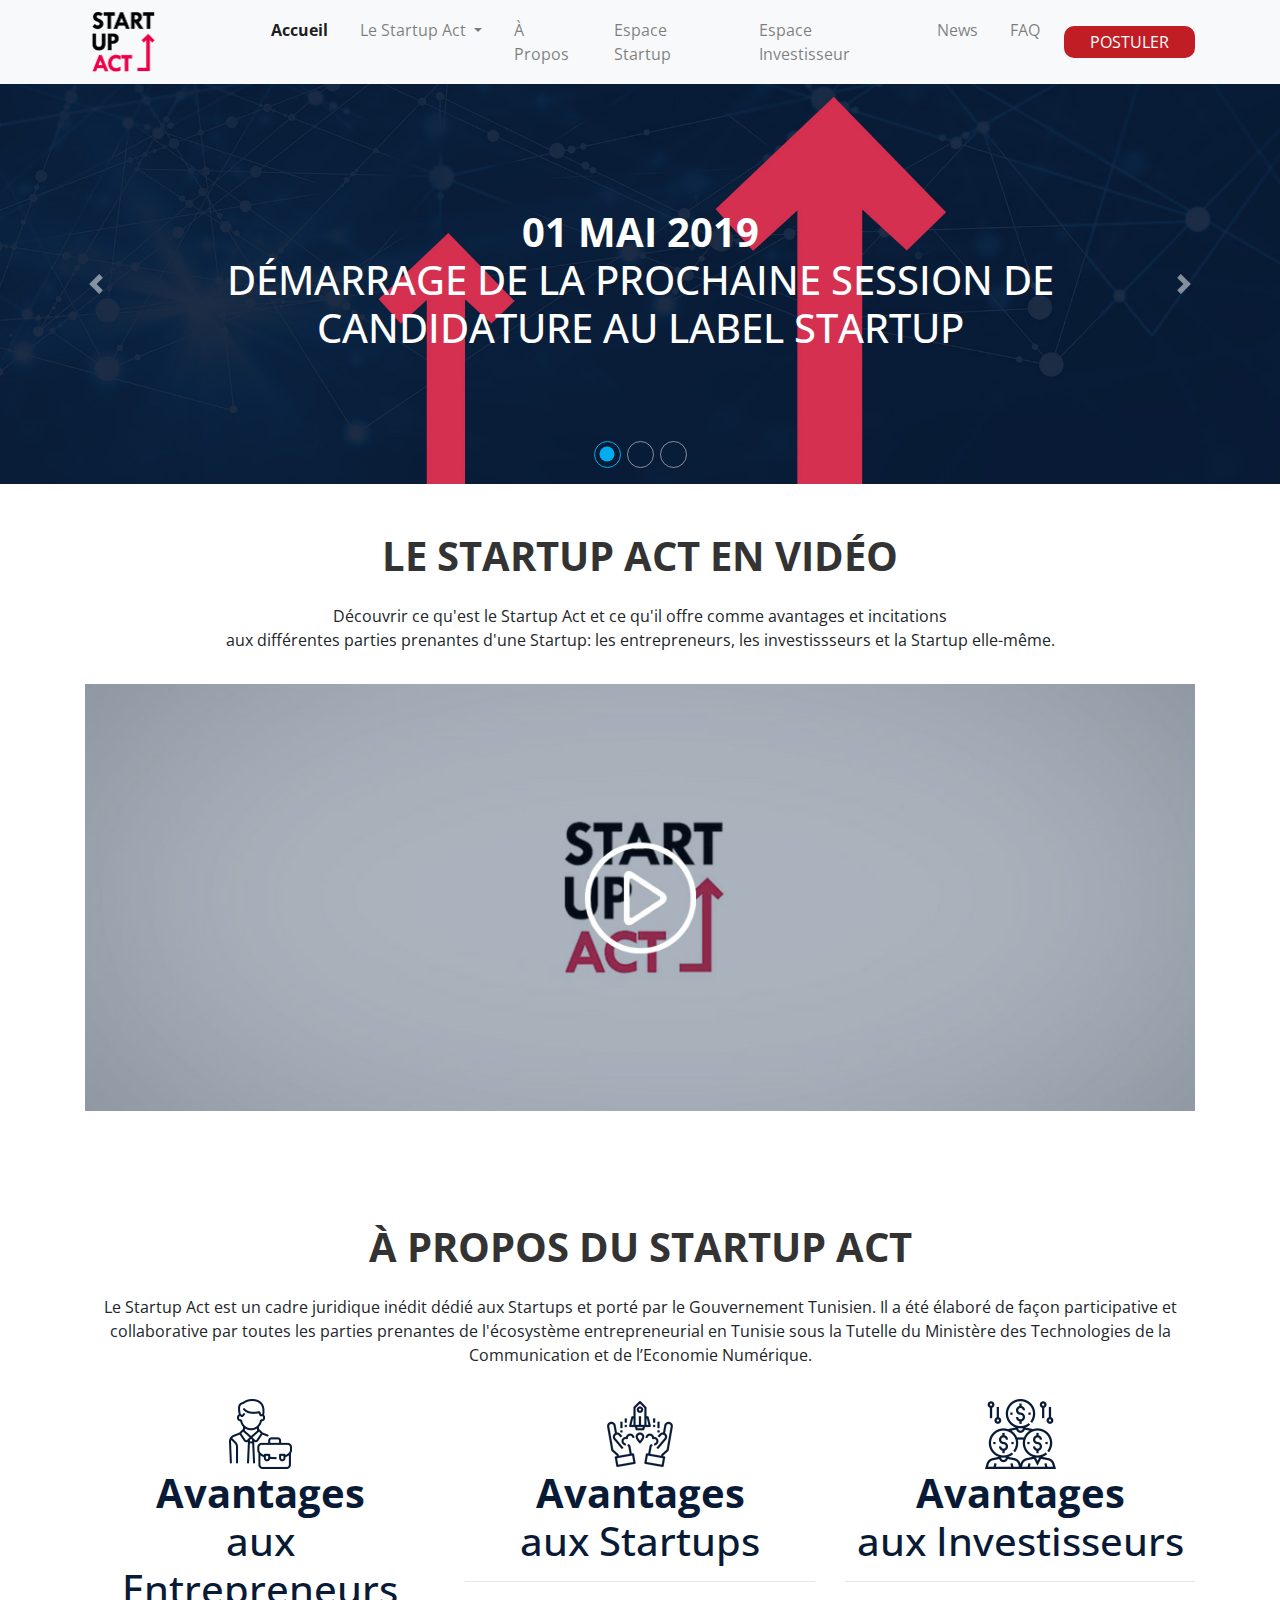
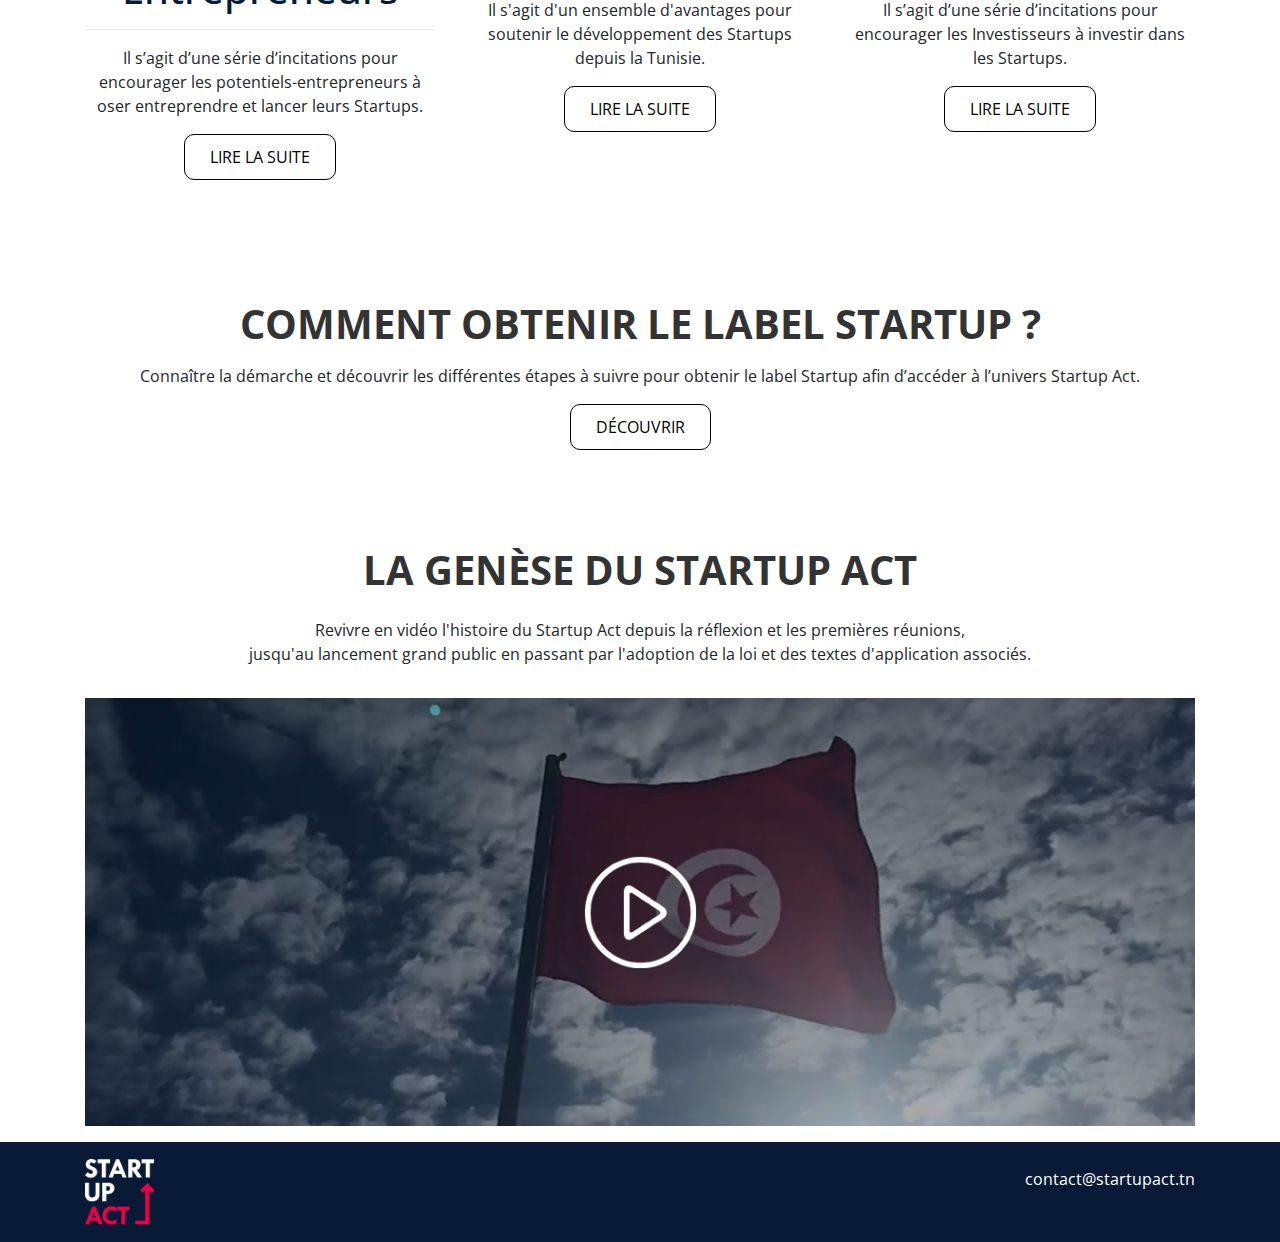
<file: accueil.html>
<!DOCTYPE html>
<html lang="en">

<head>
	<meta charset="UTF-8">
	<meta name="viewport" content="width=device-width, initial-scale=1.0">
	<title>Startup Act Tunisie</title>
	<link href="https://fonts.googleapis.com/css?family=Open+Sans" rel="stylesheet">
	<link href="https://fonts.googleapis.com/css?family=Open+Sans:400,700">
	<link rel="stylesheet" href="https://stackpath.bootstrapcdn.com/bootstrap/4.3.1/css/bootstrap.min.css">
	<link href="https://cdnjs.cloudflare.com/ajax/libs/OwlCarousel2/2.3.4/assets/owl.carousel.min.css" rel="stylesheet">
	<link href="https://cdnjs.cloudflare.com/ajax/libs/OwlCarousel2/2.3.4/assets/owl.theme.default.min.css" rel="stylesheet">
	<link rel="stylesheet" href="css/style.css">
	<link rel=icon href=/img/favicon.ico>
	<style>
		.modal-dialog {
			max-width: 800px;
			margin: 30px auto;
		}

		.modal-body {
			position: relative;
			padding: 0px;
		}

		.close {
			position: absolute;
			right: -30px;
			top: 0;
			z-index: 999;
			font-size: 2rem;
			font-weight: normal;
			color: #fff;
			opacity: 1;
		}

		.carousel-inner>.item>a>img {
			min-height: 500px;
			/* Set slide height here */
		}
	</style>
</head>

<body>
	<!-- header -->
	<nav class="navbar navbar-expand-lg navbar-light bg-light py-0">
		<div class="container ">

			<a class="navbar-brand" href="accueil.html"><img src="img/logo.png" alt="" class="w-50"></a>
			<button class="navbar-toggler" type="button" data-toggle="collapse" data-target="#navbarNav" aria-controls="navbarNav" aria-expanded="false" aria-label="Toggle navigation">
    <span class="navbar-toggler-icon"></span>
  </button>
			<div class="collapse navbar-collapse justify-content-center height-nav" id="navbarNav">
				<ul class="navbar-nav">
					<li class="nav-item active mx-md-2">
						<a class="nav-link" href="accueil.html">Accueil<span class="sr-only">(current)</span></a>
					</li>


				   <li class="nav-item dropdown  mx-md-2">
				        <a class="nav-link dropdown-toggle" href="#" id="navbarDropdown" role="button" data-toggle="dropdown" aria-haspopup="true" aria-expanded="false">
				         Le Startup Act
				        </a>
				        <div class="dropdown-menu" aria-labelledby="navbarDropdown">
				        	
				          <a class="dropdown-item" href="decouvrir-startupact.html">Label startup</a> 
				          <a class="dropdown-item" href="obtenir-label.html">Comment obtenir le label </a>
				          <a class="dropdown-item" href="instruction-du-dossier.html">Instruction du dossier   </a>
                           <a class="dropdown-item" href="sessions-de-labellisations.html">Sessions de labellisations</a>
                        </div>   
				      </li>

					 
					<li class="nav-item mx-md-2">
						<a class="nav-link" href="a_propos.html">À Propos</a>
					</li>

					<li class="nav-item mx-md-2">
						<a class="nav-link" href="espace_startup.html">Espace Startup</a>
					</li>

					<li class="nav-item mx-md-2">
						<a class="nav-link" href="espace_investisseur.html">Espace Investisseur</a>
					</li>

					<li class="nav-item mx-md-2">
						<a class="nav-link" href="news.html">News</a>
					</li>

					<li class="nav-item mx-md-2">
						<a class="nav-link" href="faq.html">FAQ</a>
					</li>

				</ul>

				<a href="https://apply.startupact.tn/" target="_blank" class="btn btn-post ml-md-2 my-sm-2">POSTULER</a>

			</div>
		</div>

	</nav>
	<!--end header-->
	<!--slider-->
	<div id="carouselExampleIndicators" class="carousel slide" data-ride="carousel">
		<ol class="carousel-indicators">
			<li data-target="#carouselExampleIndicators" data-slide-to="0" class="active"><span></span></li>
			<li data-target="#carouselExampleIndicators" data-slide-to="1"><span></span></li>
			<li data-target="#carouselExampleIndicators" data-slide-to="2"><span></span></li>
		</ol>
		<div class="carousel-inner" style="min-height:400px ">
			<div class="carousel-item active" style="background: url(img/slider1.jpg);background-size:cover;min-height:400px">
				<div class="carousel-caption d-none d-md-block">
					<h1 class="text-uppercase text-white"><span class="font-weight-bold">01 Mai 2019</span> <br> Démarrage de la prochaine session de candidature au Label Startup</h1>
					<!--<a href="#" class="btn btn-slider">EN SAVOIR PLUS</a>-->
				</div>

				<div class="carousel-caption d-md-none d-block">
					<h5 class="text-uppercase text-white"><span class="font-weight-bold">01 Mai 2019</span> <br> Démarrage de la prochaine session de candidature au Label Startup</h5>
					<!--<a href="#" class="btn btn-slider">EN SAVOIR PLUS</a>-->
				</div>
			</div>


			<div class="carousel-item" style="background: url(img/slider2.jpg);background-size:cover;min-height:400px">
				<div class="carousel-caption d-none d-md-block">
					<h1 class="text-uppercase text-white"><span class="font-weight-bold">Découvrez nos premiers lauréats</span> <br> au label Startup</h1>
					<a href="espace_startup.html#labelised" class="btn btn-slider">EN SAVOIR PLUS</a>
				</div>

				<div class="carousel-caption d-md-none d-block">
					<h5 class="text-uppercase text-white"><span class="font-weight-bold">Découvrez nos premiers lauréats</span> <br> au label Startup</h5>
					<a href="espace_startup.html#labelised" class="btn btn-slider">EN SAVOIR PLUS</a>
				</div>
			</div>


			<div class="carousel-item" style="background: url(img/slider3.jpg);background-size:cover;min-height:400px">
				<div class="carousel-caption d-none d-md-block">
					<h1 class="text-uppercase text-white"><span class="font-weight-bold">Process de labellisation </span> <br> mieux comprendre le process de labellisation</h1>
					<a href="obtenir-label.html" class="btn btn-slider">EN SAVOIR PLUS</a>
				</div>

				<div class="carousel-caption d-md-none d-block">
					<h5 class="text-uppercase text-white"><span class="font-weight-bold">Process de labellisation </span> <br> mieux comprendre le process de labellisation</h5>
					<a href="obtenir-label.html" class="btn btn-slider">EN SAVOIR PLUS</a>
				</div>
			</div>


		</div>
		<a class="carousel-control-prev" href="#carouselExampleIndicators" role="button" data-slide="prev">
    <span class="carousel-control-prev-icon" aria-hidden="true"></span>
    <span class="sr-only">Previous</span>
  </a>
		<a class="carousel-control-next" href="#carouselExampleIndicators" role="button" data-slide="next">
    <span class="carousel-control-next-icon" aria-hidden="true"></span>
    <span class="sr-only">Next</span>
  </a>
	</div>
	<!--end slider-->
	<!--décrouvrez-->
	<div class="container">
		<div class="row ">
			<div class="col-md-12 text-center  mt-5 text-uppercase">
				<h1 class="font-weight-bold" style="color:#333333; ">Le Startup Act en vidéo</h1>
			</div>
			<div class="col-md-12 text-center my-3">
				Découvrir ce qu'est le Startup Act et ce qu'il offre comme avantages et incitations </br>aux différentes parties prenantes d'une Startup: les entrepreneurs, les investissseurs et la Startup elle-même.
			</div>
			<div class="col-md-12 text-center my-3">
				<img src="img/video2.jpg" style="cursor:pointer;" alt="" class="w-100" data-toggle="modal" data-src="https://www.youtube.com/embed/KSqshcCM2HE" data-target="#myModal2">
			</div>

		</div>
			<div class="mb-md-5"></div>
		<div class="row ">
			<div class="col-md-12 text-center  mt-5 text-uppercase">
				<h1 class="font-weight-bold" style="color:#333333; ">À PROPOS DU STARTUP ACT</h1>
			</div>
			<div class="col-md-12 text-center my-3">
				Le Startup Act est un cadre juridique inédit dédié aux Startups et porté par le Gouvernement Tunisien. Il a été élaboré de façon participative et collaborative par toutes les parties prenantes de l'écosystème entrepreneurial en Tunisie sous la Tutelle
				du Ministère des Technologies de la Communication et de l’Economie Numérique.
			</div>


			<div class="col-md-4 text-center mt-3">
				<img src="img/entrep-icon.png" alt="">
				<h1><span class="font-weight-bold">Avantages</span><br>aux Entrepreneurs</h1>
				<hr>
				<p>
					Il s’agit d’une série d’incitations pour encourager les potentiels-entrepreneurs à oser entreprendre et lancer leurs Startups.
				</p>

				<a href="startupact.html#entrepreneurs" class="btn btn-lire text-uppercase"> lire la suite</a>
			</div>

			<div class="col-md-4 text-center mt-3">
				<img src="img/startp-icon.png" alt="">
				<h1><span class="font-weight-bold">Avantages</span><br>aux Startups</h1>
				<hr>
				<p>
					Il s'agit d'un ensemble d'avantages pour soutenir le développement des Startups depuis la Tunisie.
				</p>

				<a href="startupact.html#startups" class="btn btn-lire text-uppercase"> lire la suite</a>
			</div>

			<div class="col-md-4 text-center mt-3">
				<img src="img/invest-icon.png" alt="">
				<h1><span class="font-weight-bold">Avantages</span><br>aux Investisseurs</h1>
				<hr>
				<p>
					Il s’agit d’une série d’incitations pour encourager les Investisseurs à investir dans les Startups.
				</p>
				<a href="startupact.html#investir" class="btn btn-lire text-uppercase"> lire la suite</a>
			</div>
			
			<div class="mb-md-5">&nbsp;</div>
			
			<div class="col-md-12 text-center  mt-5 text-uppercase">
				<h1 class="font-weight-bold" style="color:#333333; ">COMMENT OBTENIR LE LABEL STARTUP ?</h1>
			</div>
			<div class="col-md-12 text-center my-2">
				<p>Connaître la démarche et découvrir les différentes étapes à suivre pour obtenir le label Startup afin d’accéder à l’univers Startup Act.</p>
				<a href="startupact.html" class="btn btn-lire text-uppercase"> découvrir</a>
			</div>
			
			
			<div class="mb-md-3">&nbsp;</div>
			<div class="col-md-12 text-center  mt-5 text-uppercase">
				<h1 class="font-weight-bold" style="color:#333333; ">La genèse du Startup Act</h1>
			</div>
			<div class="col-md-12 text-center my-3">
				Revivre en vidéo l'histoire du Startup Act depuis la réflexion et les premières réunions, </br>jusqu'au lancement grand public en passant par l'adoption de la loi et des textes d'application associés.
			</div>
			<div class="col-md-12 text-center my-3">
				<img src="img/video.jpg" alt="" style="cursor:pointer;" class="w-100" data-toggle="modal" data-src="https://www.youtube.com/embed/BfyOv9v-khM" data-target="#myModal">
			</div>





		</div>
	</div>
	<!--end décrouvrez-->

	<!--footer-->

	<div class="footer d-flex align-items-center">
		<div class="container">
			<div class="row">
				<div class="col-md-4 d-none d-md-block"> <img src="img/logo-neg.png" style="width: 20%;"> </div>
				<div class="col-md-4 d-flex align-items-center justify-content-center">
					
				</div>
				<div class="col-md-4 d-none d-md-block pt-2 ">
					<span class="text-white float-right">contact@startupact.tn</span>

				</div>
			</div>
		</div>

	</div>
	<!--end footer-->

	<!-- Modal -->
	<div class="modal fade" id="myModal" tabindex="-1" role="dialog" aria-labelledby="exampleModalLabel" aria-hidden="true">
		<div class="modal-dialog" role="document">
			<div class="modal-content">


				<div class="modal-body">

					<button type="button" class="close" data-dismiss="modal" aria-label="Close">
          <span aria-hidden="true">&times;</span>
        </button>
					<!-- 16:9 aspect ratio -->
					<div class="embed-responsive embed-responsive-16by9">
						<iframe class="embed-responsive-item" src="https://www.youtube.com/embed/BfyOv9v-khM" id="video" allowscriptaccess="always" allow="autoplay"></iframe>
					</div>


				</div>

			</div>
		</div>
	</div>

	<!-- Modal2 -->
	<div class="modal fade" id="myModal2" tabindex="-1" role="dialog" aria-labelledby="exampleModalLabel" aria-hidden="true">
		<div class="modal-dialog" role="document">
			<div class="modal-content">


				<div class="modal-body">

					<button type="button" class="close" data-dismiss="modal" aria-label="Close">
          <span aria-hidden="true">&times;</span>
        </button>
					<!-- 16:9 aspect ratio -->
					<div class="embed-responsive embed-responsive-16by9">
						<iframe class="embed-responsive-item" src="https://www.youtube.com/embed/KSqshcCM2HE" id="video" allowscriptaccess="always" allow="autoplay"></iframe>
					</div>


				</div>

			</div>
		</div>
	</div>

	<script src="https://code.jquery.com/jquery-3.3.1.slim.min.js"></script>
	<script src="https://cdnjs.cloudflare.com/ajax/libs/popper.js/1.14.7/umd/popper.min.js"></script>
	<script src="https://stackpath.bootstrapcdn.com/bootstrap/4.3.1/js/bootstrap.min.js"></script>
</body>

</html>
</file>
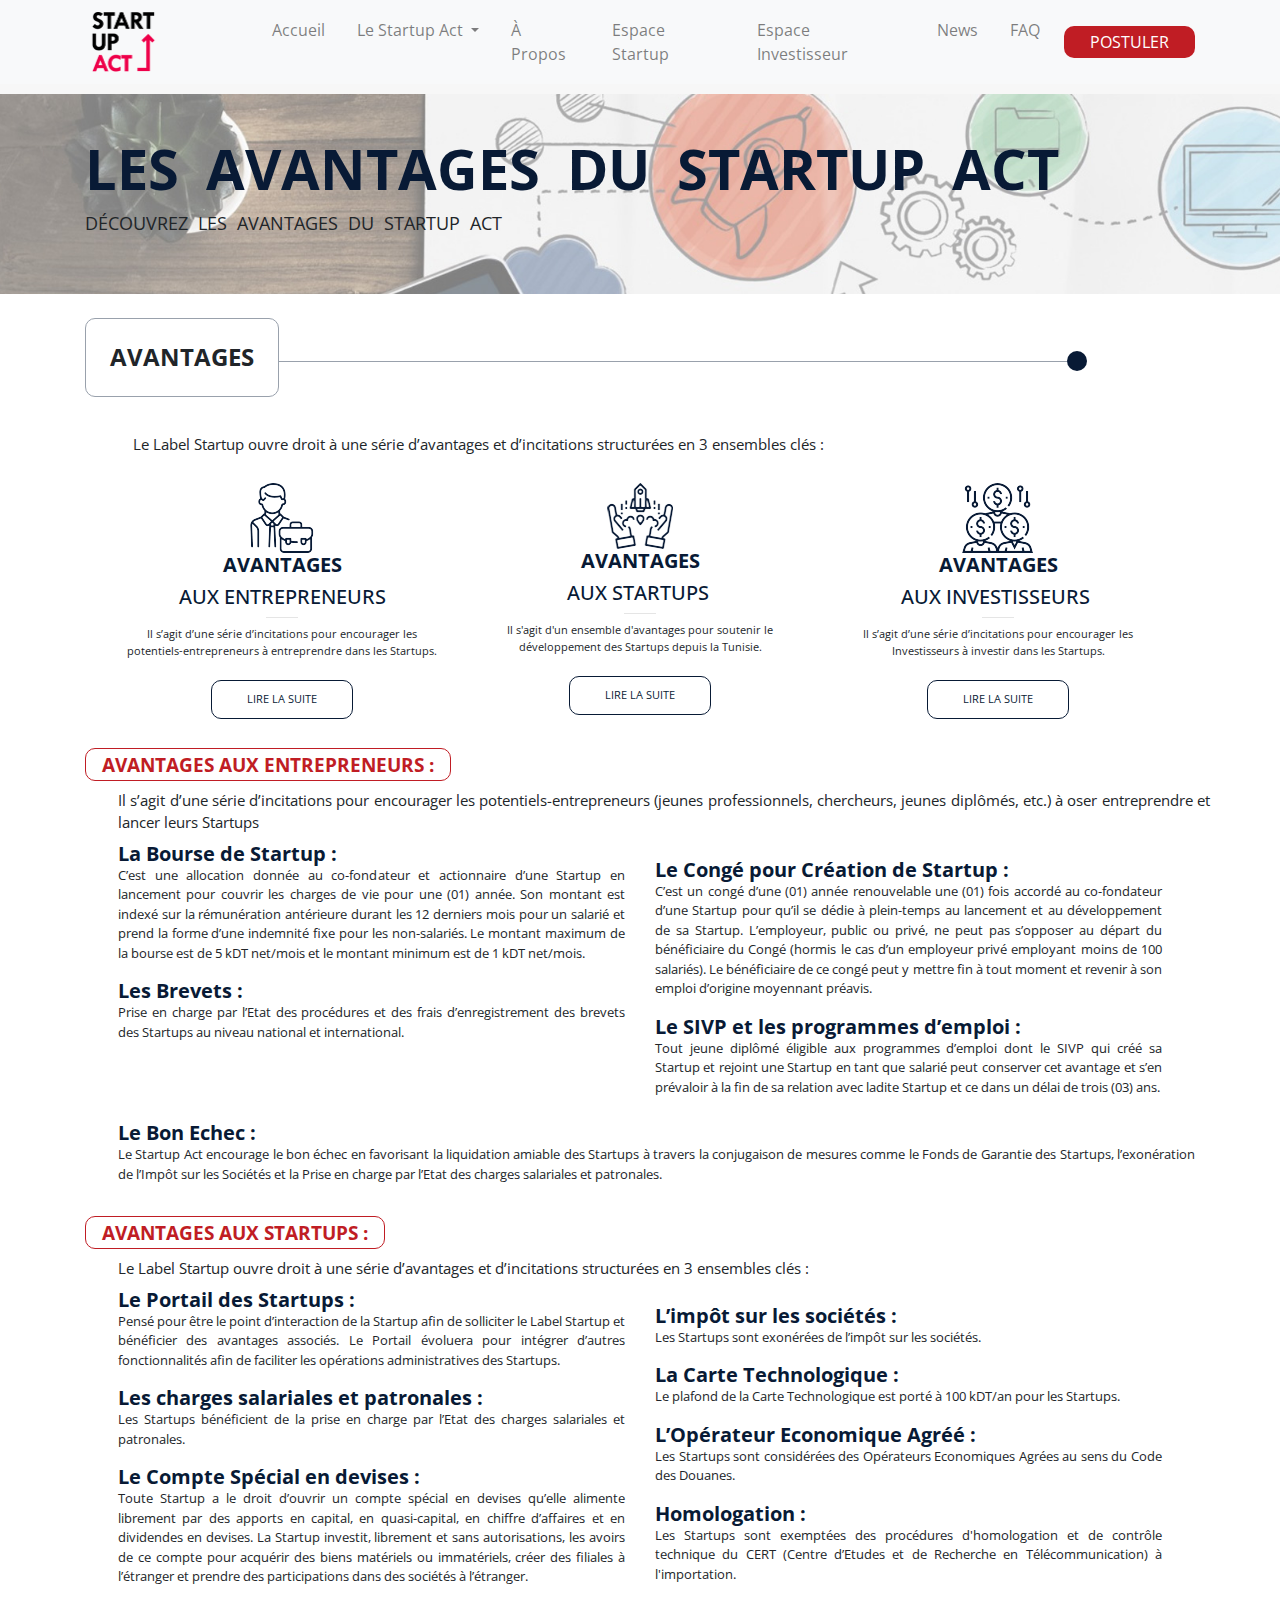
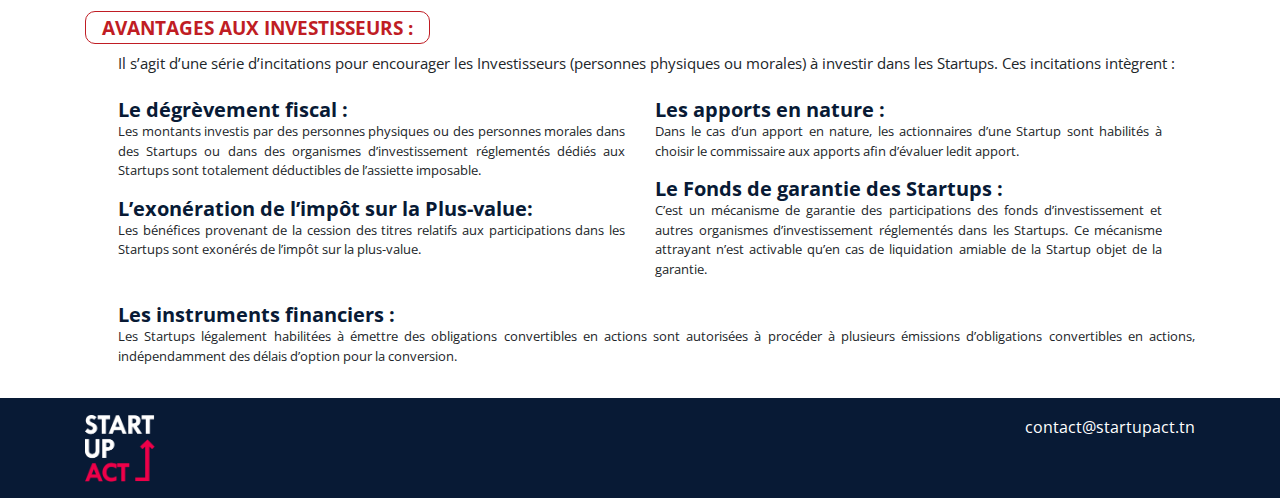
<file: avantages-startupact.html>
<!DOCTYPE html>
<html lang="en">
<head>
	<meta charset="UTF-8">
	<meta name="viewport" content="width=device-width, initial-scale=1.0">
<title>Avantages du Startup Act</title>
	<link href="https://fonts.googleapis.com/css?family=Open+Sans" rel="stylesheet">
	<link href="https://fonts.googleapis.com/css?family=Open+Sans:400,700" >
  <link rel="stylesheet" href="https://stackpath.bootstrapcdn.com/bootstrap/4.3.1/css/bootstrap.min.css" >
  <link href="https://cdnjs.cloudflare.com/ajax/libs/OwlCarousel2/2.3.4/assets/owl.carousel.min.css" rel="stylesheet" >
  <link href="https://cdnjs.cloudflare.com/ajax/libs/OwlCarousel2/2.3.4/assets/owl.theme.default.min.css" rel="stylesheet" >
  <link rel="stylesheet" href="css/style.css" >
  <link rel=icon href=/img/favicon.ico>
</head>
<body>
<!-- header -->
	<nav class="navbar navbar-expand-lg navbar-light bg-light py-0">
	<div class="container ">

			<a class="navbar-brand" href="accueil.html"><img src="img/logo.png" alt="" class="w-50"></a>
  <button class="navbar-toggler" type="button" data-toggle="collapse" data-target="#navbarNav" aria-controls="navbarNav" aria-expanded="false" aria-label="Toggle navigation">
    <span class="navbar-toggler-icon"></span>
  </button>
  <div class="collapse navbar-collapse justify-content-center height-nav" id="navbarNav">
    <ul class="navbar-nav">
      <li class="nav-item  mx-md-2">
        <a class="nav-link" href="accueil.html">Accueil</a>
      </li>

           <li class="nav-item dropdown  mx-md-2">
                <a class="nav-link dropdown-toggle" href="#" id="navbarDropdown" role="button" data-toggle="dropdown" aria-haspopup="true" aria-expanded="false">
                 Le Startup Act
                </a>
                <div class="dropdown-menu" aria-labelledby="navbarDropdown">
                  
                  <a class="dropdown-item" href="decouvrir-startupact.html">Label startup</a> 
                  <a class="dropdown-item" href="obtenir-label.html">Comment obtenir le label </a>
                  <a class="dropdown-item" href="instruction-du-dossier.html">Instruction du dossier   </a>
                           <a class="dropdown-item" href="sessions-de-labellisations.html">Sessions de labellisations</a>
                        </div>   
              </li>
      <li class="nav-item mx-md-2">
        <a class="nav-link" href="a_propos.html">À Propos<span class="sr-only">(current)</span></a>
      </li>

      <li class="nav-item mx-md-2">
        <a class="nav-link" href="espace_startup.html">Espace Startup</a>
      </li>

       <li class="nav-item mx-md-2">
        <a class="nav-link" href="espace_investisseur.html">Espace Investisseur</a>
      </li>

       <li class="nav-item mx-md-2">
        <a class="nav-link" href="news.html">News</a>
      </li>

       <li class="nav-item mx-md-2">
        <a class="nav-link" href="faq.html">FAQ</a>
      </li>

    </ul>

	<a href="https://apply.startupact.tn/" target="_blank" class="btn btn-post ml-md-2 my-sm-2">POSTULER</a>

  </div>
	</div>

</nav>
<!--end header-->

<!--header img-->
  <div class=" m-0" style="height: 10px;background:#f7f7f7;">

  </div>
  <div class=" header-act d-flex align-items-center">
    <div class="col-md-12 ">
      <div class="container">
        <h1 class="font-weight-bold text-uppercase title-section-header" >
        Les Avantages du Startup Act
      </h1>

      <p class="text-uppercase para-section-header" >
        Découvrez les avantages du Startup Act
      </p>
      </div>

    </div>
  </div>



  <div class="container my-4">
    <div class="row">
      <div class="col-md-12 d-md-flex align-items-center ">
        <h4 class="border-title px-4 py-4 font-weight-bold text-uppercase ">
         Avantages
        </h4>
        <div class="d-none d-md-block" style="width:71%;height:0.5px;border-top:1px solid #99a1ac;"></div>
        <span  class="d-none d-md-block" style="border-radius:50%; width:20px;height:20px; background:#081a35"></span>
      </div>
    </div>
  </div>


  <div class="container  px-5">
    <div class="row">
         <div class="col-md-12 col-ms-12" >
            <div class="block-start-act-title py-1" style="padding-left: 15px;">Le Label Startup ouvre droit à une série d’avantages et d’incitations structurées en 3 ensembles clés : </div>
         </div>
    </div>
  </div>


   <div class="container my-4 px-5">

    <div class="row  d-none d-md-flex  ">

        <div class="col text-center mx-1 d-flex align-items-center flex-column">
           <img src="img/act-ava2.png" >
          <h5 class="text-uppercase font-weight-bold">Avantages</h5>
           <h5 class="text-uppercase">aux Entrepreneurs</h5>
            <hr style="width: 10% ; margin-top: 0rem; margin-bottom: 0.5rem; color: #969696">
           <p style="font-size: 11px;">Il s’agit d’une série d’incitations pour encourager les potentiels-entrepreneurs à entreprendre dans les Startups.</p>
           <a href="#entrepreneurs" class="block-startup-btn2">LIRE LA SUITE</a>
         </div>

        <div class="col text-center mx-1 d-flex align-items-center flex-column">
           <img src="img/act-ava3.png" >
           <h5 class="text-uppercase font-weight-bold">Avantages</h5>
           <h5 class="text-uppercase">aux Startups </h5>
            <hr style="width: 10% ; margin-top: 0rem; margin-bottom: 0.5rem; color: #969696">
           <p style="font-size: 11px;">Il s'agit d'un ensemble d'avantages pour soutenir le développement des Startups depuis la Tunisie.</p>
           <a href="#startups" class="block-startup-btn2">LIRE LA SUITE</a>
         </div>

		 <div class="col text-center mx-1 d-flex align-items-center flex-column">
           <img src="img/act-ava1.png" >
           <h5 class="text-uppercase font-weight-bold">Avantages</h5>
           <h5 class="text-uppercase">aux Investisseurs </h5>
            <hr style="width: 10% ; margin-top: 0rem; margin-bottom: 0.5rem; color: #969696">
           <p style="font-size: 11px;">Il s’agit d’une série d’incitations pour encourager les Investisseurs à investir dans les Startups.</p>
           <a  href="#investir" class="block-startup-btn2">LIRE LA SUITE</a>
         </div>
    </div>

    <div class="row  d-md-none d-flex flex-column  ">

        <div class="col text-center  ">
           <img src="img/act-ava2.png" >
          <h5 class="text-uppercase font-weight-bold">Avantages</h5>
           <h5 class="text-uppercase">aux Entrepreneurs</h5>
            <hr style="width: 10% ; margin-top: 0rem; margin-bottom: 0.5rem; color: #969696">
           <p style="font-size: 11px;">Il s’agit d’une série d’incitations pour encourager les potentiels-entrepreneurs (jeunes professionnels, chercheurs, jeunes diplômés, etc.) à oser entreprendre et lancer leurs Startups. </p>
           <a href="#entrepreneurs" class="block-startup-btn2">LIRE LA SUITE</a>
         </div>

        <div class="col text-center py-4 ">
           <img src="img/act-ava3.png" >
           <h5 class="text-uppercase font-weight-bold">Avantages</h5>
           <h5 class="text-uppercase">aux Startups </h5>
            <hr style="width: 10% ; margin-top: 0rem; margin-bottom: 0.5rem; color: #969696">
           <p style="font-size: 11px;">Il s’agit d’une série d’incitations pour soutenir le développement des Startups depuis la Tunisie. </p>
           <a href="#startups" class="block-startup-btn2">LIRE LA SUITE</a>
         </div>

         <div class="col text-center  py-4 ">
           <img src="img/act-ava1.png" >
           <h5 class="text-uppercase font-weight-bold">Avantages</h5>
           <h5 class="text-uppercase">aux Investisseurs </h5>
            <hr style="width: 10% ; margin-top: 0rem; margin-bottom: 0.5rem; color: #969696">
           <p style="font-size: 11px;">Il s’agit d’une série d’incitations pour encourager les Investisseurs (personnes physiques ou morales) à investir dans les Startups. </p>
           <a  href="#investir" class="block-startup-btn2">LIRE LA SUITE</a>
         </div>

    </div>

  </div>

  <div class="container my-4" id="entrepreneurs">
    <div class="row">
      <div class="col-md-12 d-md-flex align-items-center" >
        <h4 class="border-title px-3 py-1  my-0  font-weight-bold text-uppercase title-ava">
        Avantages aux Entrepreneurs :
        </h4>
      </div>

      <div class="">
            <div class="block-start-act-title px-3 px-md-0 text-justify py-2 pl-md-5" >Il s’agit d’une série d’incitations pour encourager les potentiels-entrepreneurs (jeunes professionnels, chercheurs, jeunes diplômés, etc.) à oser entreprendre et lancer leurs Startups </div>
      </div>

       <div class="col-md-6 col-ms-12 pl-md-5">
           <div>
              <h5 class="font-weight-bold my-0" >La Bourse de Startup :  </h5>
              <div class="block-par text-justify" >C’est une allocation donnée au co-fondateur et actionnaire d’une Startup en lancement pour couvrir les charges de vie pour une (01) année. Son montant est indexé sur la rémunération antérieure durant les 12 derniers mois pour un salarié et prend la forme d’une indemnité fixe pour les non-salariés. Le montant maximum de la bourse est de 5 kDT net/mois et le montant minimum est de 1 kDT net/mois.  </div>
               <!--<a class="block-startup-btn3 text-uppercase"> Pour plus d’information suivre ce lien </a>-->
          </div>

         <div class="mt-3">
            <h5 class="font-weight-bold my-0" >Les Brevets  :   </h5>
             <div class="block-par text-justify">Prise en charge par l’Etat des procédures et des frais d’enregistrement des brevets des Startups au niveau national et international.  </div>
              <!--<a class="block-startup-btn3 text-uppercase"> Pour plus d’information suivre ce lien </a>-->
        </div>

        </div>

        <div class="col-md-6 col-ms-12 pr-md-5" >
          <div class="mt-3">
              <h5 class="font-weight-bold my-0" >Le Congé pour Création de Startup :</h5>
              <div class="block-par text-justify" >C’est un congé d’une (01) année renouvelable une (01) fois accordé au co-fondateur d’une Startup pour qu’il se dédie à plein-temps au lancement et au développement de sa Startup. L’employeur, public ou privé, ne peut pas s’opposer au départ du bénéficiaire du Congé (hormis le cas d’un employeur privé employant moins de 100 salariés). Le bénéficiaire de ce congé peut y mettre fin à tout moment et revenir à son emploi d’origine moyennant préavis.</div>
                <!--<a class="block-startup-btn3 text-uppercase"> Pour plus d’information suivre ce lien </a>-->
          </div>

         <div class="mt-3">
            <h5 class="font-weight-bold my-0" >Le SIVP et les programmes d’emploi : </h5>
             <div class="block-par text-justify">Tout jeune diplômé éligible aux programmes d’emploi dont le SIVP qui créé sa Startup et rejoint une Startup en tant que salarié peut conserver cet avantage et s’en prévaloir à la fin de sa relation avec ladite Startup et ce dans un délai de trois (03) ans.</div>
              <!--<a class="block-startup-btn3 text-uppercase"> Pour plus d’information suivre ce lien </a>-->
         </div>

        </div>

        <div>
            <div class="col-md-12 py-2 pl-md-5 mt-3" >
              <h5 class="font-weight-bold my-0" >Le Bon Echec :  </h5>
              <div class="block-par text-justify" >Le Startup Act encourage le bon échec en favorisant la liquidation amiable des Startups à travers la conjugaison de mesures comme le Fonds de Garantie des Startups, l’exonération de l’Impôt sur les Sociétés et la Prise en charge par l’Etat des charges salariales et patronales. </div>
                <!--<a class="block-startup-btn3 text-uppercase"> Pour plus d’information suivre ce lien </a>-->
         </div>

        </div>
    </div>
  </div>

     <div class="container my-4" id="startups">
    <div class="row">
      <div class="col-md-12 d-md-flex align-items-center" >
        <h4 class="border-title px-3 py-1  my-0  font-weight-bold text-uppercase title-ava">
         Avantages aux Startups :
        </h4>
      </div>

      <div class=" ">
            <div class="block-start-act-title px-3 px-md-0 text-justify py-2 pl-md-5" style="">Le Label Startup ouvre droit à une série d’avantages et d’incitations structurées en 3 ensembles clés&nbsp;: </div>
      </div>

       <div class="col-md-6 col-ms-12 pl-md-5">
           <div>
              <h5 class="font-weight-bold my-0" >Le Portail des Startups : </h5>
              <div class="block-par text-justify" >Pensé pour être le point d’interaction de la Startup afin de solliciter le Label Startup et bénéficier des avantages associés. Le Portail évoluera pour intégrer d’autres fonctionnalités afin de faciliter les opérations administratives des Startups.</div>
                <!--<a class="block-startup-btn3 text-uppercase"> Pour plus d’information suivre ce lien </a>-->
          </div>

         <div class="mt-3">
            <h5 class="font-weight-bold my-0" >Les charges salariales et patronales :  </h5>
             <div class="block-par text-justify">Les Startups bénéficient de la prise en charge par l’Etat des charges salariales et patronales.</div>
              <!--<a class="block-startup-btn3 text-uppercase"> Pour plus d’information suivre ce lien </a>-->
        </div>

        <div class="mt-3">
            <h5 class="font-weight-bold my-0" >Le Compte Spécial en devises : </h5>
             <div class="block-par text-justify">Toute Startup a le droit d’ouvrir un compte spécial en devises qu’elle alimente librement par des apports en capital, en quasi-capital, en chiffre d’affaires et en dividendes en devises. La Startup investit, librement et sans autorisations, les avoirs de ce compte pour acquérir des biens matériels ou immatériels, créer des filiales à l’étranger et prendre des participations dans des sociétés à l’étranger.</div>
              <!--<a class="block-startup-btn3 text-uppercase"> Pour plus d’information suivre ce lien </a>-->
        </div>

        </div>

        <div class="col-md-6 col-ms-12 pr-md-5" >

             <div class="mt-3">
              <h5 class="font-weight-bold my-0" >L’impôt sur les sociétés :</h5>
              <div class="block-par text-justify" >Les Startups sont exonérées de l’impôt sur les sociétés.</div>
                <!--<a class="block-startup-btn3 text-uppercase"> Pour plus d’information suivre ce lien </a>-->
          </div>

         <div class="mt-3">
            <h5 class="font-weight-bold my-0" >La Carte Technologique :  </h5>
             <div class="block-par text-justify">Le plafond de la Carte Technologique est porté à 100 kDT/an pour les Startups. </div>
              <!--<a class="block-startup-btn3 text-uppercase"> Pour plus d’information suivre ce lien </a>-->
        </div>

            <div class="mt-3">
            <h5 class="font-weight-bold my-0" >L’Opérateur Economique Agréé :</h5>
             <div class="block-par text-justify">Les Startups sont considérées des Opérateurs Economiques Agrées au sens du Code des Douanes. </div>
              <!--<a class="block-startup-btn3 text-uppercase"> Pour plus d’information suivre ce lien </a>-->
        </div>


        <div class="mt-3">
            <h5 class="font-weight-bold my-0" >Homologation : </h5>
             <div class="block-par text-justify">Les Startups sont exemptées des procédures d'homologation et de contrôle technique du CERT (Centre d’Etudes et de Recherche en
Télécommunication) à l'importation. </div>
              <!--<a class="block-startup-btn3 text-uppercase"> Pour plus d’information suivre ce lien </a>-->
        </div>

        </div>

    </div>
  </div>





<div class="container my-4" id="investir">
    <div class="row">
      <div class="col-md-12 d-md-flex align-items-center" >
        <h4 class="border-title px-3 py-1  my-0  font-weight-bold text-uppercase title-ava">
        Avantages aux Investisseurs :
        </h4>
      </div>

      <div class="">
            <div class="block-start-act-title px-3 px-md-0 text-justify py-2 pl-md-5  " style="">Il s’agit d’une série d’incitations pour encourager les Investisseurs (personnes physiques ou morales) à investir dans les Startups.
Ces incitations intègrent : </div>
      </div>

       <div class="col-md-6 col-ms-12 pl-md-5">
           <div class="mt-3">
              <h5 class="font-weight-bold my-0" >Le dégrèvement fiscal :  </h5>
              <div class="block-par text-justify" >Les montants investis par des personnes physiques ou des personnes morales dans des Startups ou dans des organismes d’investissement réglementés dédiés aux Startups sont totalement déductibles de l’assiette imposable.  </div>
                <!--<a class="block-startup-btn3 text-uppercase"> Pour plus d’information suivre ce lien </a>-->
          </div>

         <div class="mt-3">
            <h5 class="font-weight-bold my-0" >L’exonération de l’impôt sur la Plus-value:   </h5>
             <div class="block-par text-justify">Les bénéfices provenant de la cession des titres relatifs aux participations dans les Startups sont exonérés de l’impôt sur la plus-value. </div>
              <!--<a class="block-startup-btn3 text-uppercase"> Pour plus d’information suivre ce lien </a>-->
        </div>

        </div>

        <div class="col-md-6 col-ms-12 pr-5" >
          <div class="mt-3">
              <h5 class="font-weight-bold my-0" >Les apports en nature :</h5>
              <div class="block-par text-justify" >Dans le cas d’un apport en nature, les actionnaires d’une Startup sont habilités à choisir le commissaire aux apports afin d’évaluer ledit apport.  </div>
                <!--<a class="block-startup-btn3 text-uppercase"> Pour plus d’information suivre ce lien </a>-->
          </div>

         <div class="mt-3">
            <h5 class="font-weight-bold my-0" >Le Fonds de garantie des Startups :  </h5>
             <div class="block-par text-justify">C’est un mécanisme de garantie des participations des fonds d’investissement et autres organismes d’investissement réglementés dans les Startups. Ce mécanisme attrayant n’est activable qu’en cas de liquidation amiable de la Startup objet de la garantie.  </div>
              <!--<a class="block-startup-btn3 text-uppercase"> Pour plus d’information suivre ce lien </a>-->
         </div>

        </div>

        <div >
            <div class="col-md-12 py-2 pl-md-5 mt-3" >
              <h5 class="font-weight-bold my-0" >Les instruments financiers : </h5>
              <div class="block-par text-justify" >Les Startups légalement habilitées à émettre des obligations convertibles en actions sont autorisées à procéder à plusieurs émissions d’obligations convertibles en actions, indépendamment des délais d’option pour la conversion.   </div>
                <!--<a class="block-startup-btn3 text-uppercase"> Pour plus d’information suivre ce lien </a>-->
         </div>

        </div>

    </div>
  </div>


</div>
<!--end header img-->
<!--footer-->

<div class="footer d-flex align-items-center">
	<div class="container">
		<div class="row">
		<div class="col-md-4 d-none d-md-block"> <img src="img/logo-neg.png" style="width: 20%;"> </div>
		<div class="col-md-4  d-flex align-items-center justify-content-center">
    </div>
		<div class="col-md-4 d-none d-md-block">
	 <span class="text-white float-right">contact@startupact.tn</span>
		</div>
	</div>
	</div>

</div>
<!--end footer-->


<script src="https://code.jquery.com/jquery-3.3.1.min.js"></script>
<script src="https://cdnjs.cloudflare.com/ajax/libs/popper.js/1.14.7/umd/popper.min.js"></script>
<script src="https://stackpath.bootstrapcdn.com/bootstrap/4.3.1/js/bootstrap.min.js"></script>
<script src="https://cdnjs.cloudflare.com/ajax/libs/OwlCarousel2/2.3.4/owl.carousel.min.js"></script>
<script src="js/app.js"></script>
<script type="text/javascript">

  $(document).ready(function(){
    // au clic sur un lien
    $('.block-startup-btn2').on('click', function(evt){

       // bloquer le comportement par défaut: on ne rechargera pas la page
       evt.preventDefault();
       // enregistre la valeur de l'attribut  href dans la variable target
 var target = $(this).attr('href');
       /* le sélecteur $(html, body) permet de corriger un bug sur chrome
       et safari (webkit) */
 $('html, body')
       // on arrête toutes les animations en cours
       .stop()
       /* on fait maintenant l'animation vers le haut (scrollTop) vers
        notre ancre target */
       .animate({scrollTop: $(target).offset().top}, 1000 );
    });
});
</script>
</body>
</html>
</file>
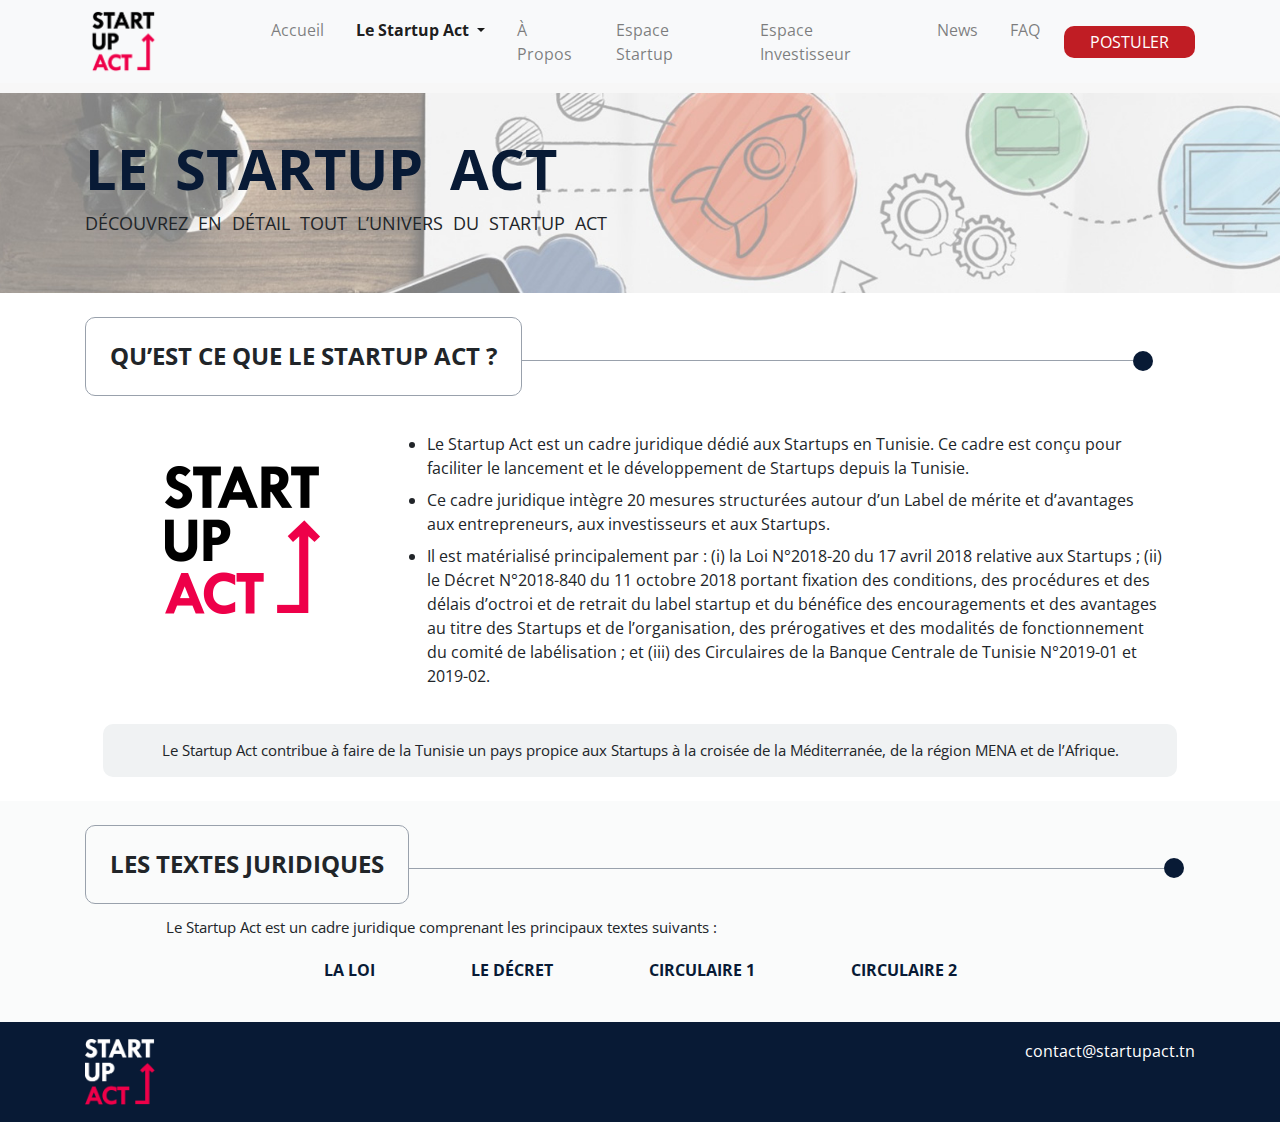
<file: decouvrir-startupact.html>
<!DOCTYPE html>
<html lang="en">
<head>
	<meta charset="UTF-8">
	<meta name="viewport" content="width=device-width, initial-scale=1.0">
<title>Découvrir le Startup Act</title>
	<link href="https://fonts.googleapis.com/css?family=Open+Sans" rel="stylesheet">
	<link href="https://fonts.googleapis.com/css?family=Open+Sans:400,700" >
  <link rel="stylesheet" href="https://stackpath.bootstrapcdn.com/bootstrap/4.3.1/css/bootstrap.min.css" >
  <link href="https://cdnjs.cloudflare.com/ajax/libs/OwlCarousel2/2.3.4/assets/owl.carousel.min.css" rel="stylesheet" >
  <link href="https://cdnjs.cloudflare.com/ajax/libs/OwlCarousel2/2.3.4/assets/owl.theme.default.min.css" rel="stylesheet" >
  <link rel="stylesheet" href="css/style.css" >
  <link rel=icon href=/img/favicon.ico>
</head>
<body>
<!-- header -->
	<nav class="navbar navbar-expand-lg navbar-light bg-light py-0">
	<div class="container ">

			<a class="navbar-brand" href="accueil.html"><img src="img/logo.png" alt="" class="w-50"></a>
  <button class="navbar-toggler" type="button" data-toggle="collapse" data-target="#navbarNav" aria-controls="navbarNav" aria-expanded="false" aria-label="Toggle navigation">
    <span class="navbar-toggler-icon"></span>
  </button>
  <div class="collapse navbar-collapse justify-content-center height-nav" id="navbarNav">
    <ul class="navbar-nav">
      <li class="nav-item  mx-md-2">
        <a class="nav-link" href="accueil.html">Accueil</a>
      </li>

           <li class="nav-item dropdown  mx-md-2">
                <a class="nav-link active dropdown-toggle" href="#" id="navbarDropdown" role="button" data-toggle="dropdown" aria-haspopup="true" aria-expanded="false">
                 Le Startup Act
                </a>
                <div class="dropdown-menu" aria-labelledby="navbarDropdown">
                  
                  <a class="dropdown-item" href="decouvrir-startupact.html">Label startup</a> 
                  <a class="dropdown-item" href="obtenir-label.html">Comment obtenir le label </a>
                  <a class="dropdown-item" href="instruction-du-dossier.html">Instruction du dossier   </a>
                           <a class="dropdown-item" href="sessions-de-labellisations.html">Sessions de labellisations</a>
                        </div>   
              </li>
      <li class="nav-item mx-md-2">
        <a class="nav-link" href="a_propos.html">À Propos<span class="sr-only">(current)</span></a>
      </li>

      <li class="nav-item mx-md-2">
        <a class="nav-link" href="espace_startup.html">Espace Startup</a>
      </li>

       <li class="nav-item mx-md-2">
        <a class="nav-link" href="espace_investisseur.html">Espace Investisseur</a>
      </li>

       <li class="nav-item mx-md-2">
        <a class="nav-link" href="news.html">News</a>
      </li>

       <li class="nav-item mx-md-2">
        <a class="nav-link" href="faq.html">FAQ</a>
      </li>

    </ul>

	<a href="https://apply.startupact.tn/" target="_blank" class="btn btn-post ml-md-2 my-sm-2">POSTULER</a>

  </div>
	</div>

</nav>
<!--end header-->

<!--header img-->
  <div class=" m-0" style="height: 10px;background:#f7f7f7;">

  </div>
  <div class=" header-act d-flex align-items-center">
    <div class="col-md-12 ">
      <div class="container">
        <h1 class="font-weight-bold text-uppercase title-section-header" >
        Le Startup Act
      </h1>

      <p class="text-uppercase para-section-header" >
        Découvrez en détail tout l’univers du  Startup Act
      </p>
      </div>

    </div>
  </div>

  <div class="container my-4">
    <div class="row">
      <div class="col-md-12 d-md-flex align-items-center ">
        <h4 class="border-title px-4 py-4 font-weight-bold text-uppercase ">
          Qu’est ce que le Startup Act ?
        </h4>
        <div class="d-none d-md-block" style="width:55%;height:0.5px;border-top:1px solid #99a1ac;"></div>
        <span  class="d-none d-md-block" style="border-radius:50%; width:20px;height:20px; background:#081a35"></span>
      </div>
    </div>
  </div>


  <div class="container my-4 px-md-5">
    <div class="row">
         <div class="col-md-3 col-ms-12 mb-3" style="text-align: center;">
           <img src="img/fus.png"  >
         </div>
        <div class="col-md-9 col-ms-12 mb-3" >
              <ul >
                <li class="py-1">Le Startup Act est un cadre juridique dédié aux Startups en Tunisie. Ce cadre est conçu pour faciliter le lancement et le développement de Startups depuis la Tunisie. </li>
                <li class="py-1">
                  Ce cadre juridique intègre 20 mesures structurées autour d’un Label de mérite et d’avantages aux entrepreneurs, aux investisseurs et aux Startups.
                </li>
                <li class="py-1">
                  Il est matérialisé principalement par : (i) la Loi N°2018-20 du 17 avril 2018 relative aux Startups ; (ii) le Décret N°2018-840 du 11 octobre 2018  portant fixation des conditions, des procédures et des délais d’octroi et de retrait du label startup et du bénéfice des encouragements et des avantages au titre des Startups et de l’organisation, des prérogatives et des modalités de fonctionnement du comité de labélisation ; et (iii) des Circulaires de la Banque Centrale de Tunisie N°2019-01 et 2019-02.
                </li>
              </ul>
        </div>

         <div class="col-md-12 col-ms-12 block-start-act" style="text-align: center;">
            <div class="block-start-act-title">Le Startup Act contribue à faire de la Tunisie un pays propice aux Startups à la croisée de la Méditerranée, de la région MENA et de l’Afrique. </div>
         </div>
    </div>
  </div>


<div class="py-4 " style="background-color: #fafbfb">
    <div class="container my-0">
        <div class="row">
          <div class="col-md-12 d-md-flex align-items-center ">
            <h4 class="border-title px-4 py-4 font-weight-bold text-uppercase ">
             Les Textes Juridiques
            </h4>
            <div class="d-none d-md-block" style="width:68%;height:0.5px;border-top:1px solid #99a1ac;"></div>
            <span  class="d-none d-md-block" style="border-radius:50%; width:20px;height:20px; background:#081a35"></span>
          </div>
        </div>
  </div>

  <div class="container  px-5">
    <div class="row">
         <div class="col-md-12 col-ms-12">
            <div class="block-start-act-title py-1 pl-md-5" >Le Startup Act est un cadre juridique comprenant les principaux textes suivants :  </div>
         </div>
    </div>
  </div>

  <div class="container d-none d-md-flex justify-content-center py-3 ">
         <div class="btn-footer-menu" >
            <a href="pdf/Loi2018_20.pdf" target="_blank" class="text-uppercase font-weight-bold px-5 btn-menu-a" >LA LOI  </a>
         </div>

        <div class="btn-footer-menu">
            <a href="pdf/Decret2018_840Arabe.pdf" target="_blank" class="text-uppercase font-weight-bold px-5 btn-menu-a" >LE Décret  </a>
         </div>

         <div class="btn-footer-menu">
            <a href="pdf/Cir_2019_01_ar.pdf" target="_blank" class="text-uppercase font-weight-bold px-5 btn-menu-a" >Circulaire 1  </a>
         </div>

         <div class="btn-footer-menu">
            <a href="pdf/Cir_2019_02_ar.pdf" target="_blank" class="text-uppercase font-weight-bold px-5 btn-menu-a" >Circulaire 2  </a>
         </div>
  </div>



  <div class="container d-md-none d-flex flex-column align-items-center py-3 ">
         <div class="btn-footer-menu">
            <a href="pdf/Loi2018_20.pdf" target="_blank" class="text-uppercase font-weight-bold btn-menu-a" >LA LOI</a>
         </div>

        <div class="btn-footer-menu mt-2">
            <a href="pdf/Decret2018_840Arabe.pdf" target="_blank" class="text-uppercase font-weight-bold btn-menu-a " >LE Décret</a>
         </div>

         <div class="btn-footer-menu mt-2">
            <a href="pdf/Cir_2019_01_ar.pdf" target="_blank" class="text-uppercase font-weight-bold btn-menu-a" >Circulaire 1</a>
         </div>

         <div class="btn-footer-menu mt-2">
            <a href="pdf/Cir_2019_02_ar.pdf" target="_blank" class="text-uppercase font-weight-bold btn-menu-a" >Circulaire 2</a>
         </div>
  </div>




</div>
<!--end header img-->
<!--footer-->

<div class="footer d-flex align-items-center">
	<div class="container">
		<div class="row">
		<div class="col-md-4 d-none d-md-block"> <img src="img/logo-neg.png" style="width: 20%;"> </div>
		<div class="col-md-4  d-flex align-items-center justify-content-center">
    </div>
		<div class="col-md-4 d-none d-md-block">
	 <span class="text-white float-right">contact@startupact.tn</span>
		</div>
	</div>
	</div>

</div>
<!--end footer-->


<script src="https://code.jquery.com/jquery-3.3.1.min.js"></script>
<script src="https://cdnjs.cloudflare.com/ajax/libs/popper.js/1.14.7/umd/popper.min.js"></script>
<script src="https://stackpath.bootstrapcdn.com/bootstrap/4.3.1/js/bootstrap.min.js"></script>
<script src="https://cdnjs.cloudflare.com/ajax/libs/OwlCarousel2/2.3.4/owl.carousel.min.js"></script>
<script src="js/app.js"></script>
<script type="text/javascript">

  $(document).ready(function(){
    // au clic sur un lien
    $('.block-startup-btn2').on('click', function(evt){

       // bloquer le comportement par défaut: on ne rechargera pas la page
       evt.preventDefault();
       // enregistre la valeur de l'attribut  href dans la variable target
 var target = $(this).attr('href');
       /* le sélecteur $(html, body) permet de corriger un bug sur chrome
       et safari (webkit) */
 $('html, body')
       // on arrête toutes les animations en cours
       .stop()
       /* on fait maintenant l'animation vers le haut (scrollTop) vers
        notre ancre target */
       .animate({scrollTop: $(target).offset().top}, 1000 );
    });
});
</script>
</body>
</html>
</file>
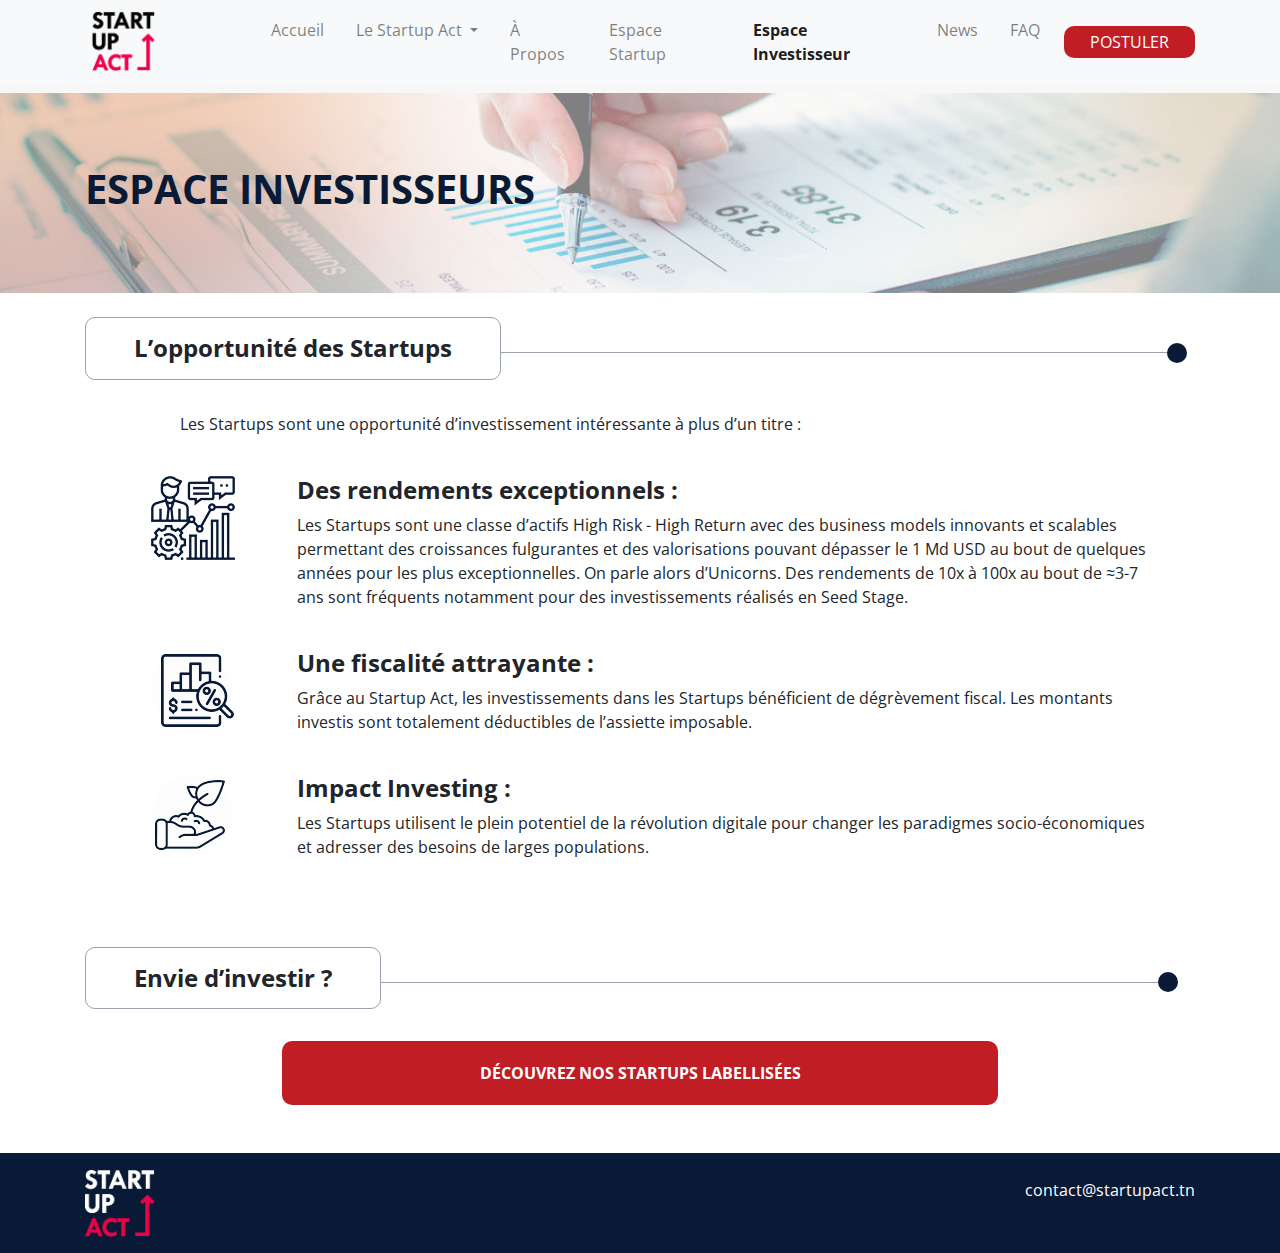
<file: espace_investisseur.html>
<!DOCTYPE html>
<html lang="en">
<head>
	<meta charset="UTF-8">
	<meta name="viewport" content="width=device-width, initial-scale=1.0">
<title>Espace Investisseur: Startup Act Tunisie</title>
  <link href="https://fonts.googleapis.com/css?family=Open+Sans" rel="stylesheet">
  <link href="https://fonts.googleapis.com/css?family=Open+Sans:400,700" >
  <link rel="stylesheet" href="https://stackpath.bootstrapcdn.com/bootstrap/4.3.1/css/bootstrap.min.css" >
  <link href="https://cdnjs.cloudflare.com/ajax/libs/OwlCarousel2/2.3.4/assets/owl.carousel.min.css" rel="stylesheet" >
  <link href="https://cdnjs.cloudflare.com/ajax/libs/OwlCarousel2/2.3.4/assets/owl.theme.default.min.css" rel="stylesheet" >
  <link rel="stylesheet" href="css/style.css" >
  <link rel=icon href=/img/favicon.ico>

  <style type="text/css">
    @media (min-width: 768px){

      .col-md-6 {
    -ms-flex: 0 0 50%;
    flex: 0 0 50%;
    max-width: 48%;
}

    }
  </style>
</head>


<body>
<!-- header -->
	<nav class="navbar navbar-expand-lg navbar-light bg-light py-0">
	<div class="container ">

			<a class="navbar-brand" href="accueil.html"><img src="img/logo.png" alt="" class="w-50"></a>
  <button class="navbar-toggler" type="button" data-toggle="collapse" data-target="#navbarNav" aria-controls="navbarNav" aria-expanded="false" aria-label="Toggle navigation">
    <span class="navbar-toggler-icon"></span>
  </button>
  <div class="collapse navbar-collapse justify-content-center height-nav" id="navbarNav">
    <ul class="navbar-nav">
      <li class="nav-item  mx-md-2">
        <a class="nav-link" href="accueil.html">Accueil</a>
      </li>

           <li class="nav-item dropdown  mx-md-2">
                <a class="nav-link dropdown-toggle" href="#" id="navbarDropdown" role="button" data-toggle="dropdown" aria-haspopup="true" aria-expanded="false">
                 Le Startup Act
                </a>
                <div class="dropdown-menu" aria-labelledby="navbarDropdown">
                  
                  <a class="dropdown-item" href="decouvrir-startupact.html">Label startup</a> 
                  <a class="dropdown-item" href="obtenir-label.html">Comment obtenir le label </a>
                  <a class="dropdown-item" href="instruction-du-dossier.html">Instruction du dossier   </a>
                           <a class="dropdown-item" href="sessions-de-labellisations.html">Sessions de labellisations</a>
                        </div>   
              </li>
      <li class="nav-item mx-md-2">
        <a class="nav-link" href="a_propos.html">À Propos</a>
      </li>

      <li class="nav-item mx-md-2">
        <a class="nav-link" href="espace_startup.html">Espace Startup</a>
      </li>

       <li class="nav-item mx-md-2 active">
        <a class="nav-link" href="espace_investisseur.html">Espace Investisseur<span class="sr-only">(current)</span></a>
      </li>

       <li class="nav-item mx-md-2">
        <a class="nav-link" href="news.html">News</a>
      </li>

       <li class="nav-item mx-md-2">
        <a class="nav-link" href="faq.html">FAQ</a>
      </li>

    </ul>

	<a href="https://apply.startupact.tn/" target="_blank" class="btn btn-post ml-md-2 my-sm-2">POSTULER</a>

  </div>
	</div>

</nav>
<!--end header-->
<!--header img-->
  <div class=" m-0" style="height: 10px;background:#f7f7f7;">

  </div>
  <div class=" header-invist d-flex align-items-center">
    <div class="col-md-12 ">
      <div class="container">
        <h1 class="font-weight-bold text-uppercase " >
         Espace Investisseurs
      </h1>

      </div>

    </div>
  </div>

  <div class="container my-4">
    <div class="row">
      <div class="col-md-12 d-md-flex align-items-center ">
        <h4 class="border-title px-5 py-3 font-weight-bold ">
         L’opportunité des Startups
        </h4>
        <div class="d-none d-md-block" style="width:60%;height:0.5px;border-top:1px solid #99a1ac;"></div>
        <span  class="d-none d-md-block" style="border-radius:50%; width:20px;height:20px; background:#081a35"></span>
      </div>
    </div>
  </div>

  <div class="container my-4">
    <div class="row">
        <div class="col-md-11 offset-md-1 ">
            <p>Les Startups sont une opportunité d’investissement intéressante à plus d’un titre :</p>
      </div>
    </div>
  </div>


  <div class="container my-4 px-5">
    <div class="row">
         <div class="col-md-2 col-ms-12 mb-3" style="text-align: center;">
           <img src="img/espace1.png"  >
         </div>
        <div class="col-md-10 col-ms-12" >
            <h4 class="font-weight-bold">Des rendements exceptionnels : </h4>
            <p>Les Startups sont une classe d’actifs High Risk - High Return avec des business models innovants et scalables permettant des croissances fulgurantes et des valorisations pouvant dépasser le 1 Md USD au bout de quelques années pour les plus exceptionnelles. On parle alors d’Unicorns. Des rendements de 10x à 100x au bout de ≈3-7 ans sont fréquents notamment pour des investissements réalisés en Seed Stage.</p>
        </div>
    </div>

  </div>

  <div class="container my-4 px-5">
    <div class="row">
         <div class="col-md-2 col-ms-12 mb-3" style="text-align: center;">
           <img src="img/espace2.png"  >
         </div>
        <div class="col-md-10 col-ms-12" >
            <h4 class="font-weight-bold">Une fiscalité attrayante :  </h4>
            <p>Grâce au Startup Act, les investissements dans les Startups bénéficient de dégrèvement fiscal. Les montants investis sont totalement déductibles de l’assiette imposable.  </p>
        </div>
    </div>

  </div>

  <div class="container my-4 px-5">
    <div class="row">
         <div class="col-md-2 col-ms-12 mb-3" style="text-align: center;">
           <img src="img/espace3.png"  >
         </div>
        <div class="col-md-10 col-ms-12" >
            <h4 class="font-weight-bold">Impact Investing : </h4>
            <p>Les Startups utilisent le plein potentiel de la révolution digitale pour changer les paradigmes socio-économiques et adresser des besoins de larges populations.</p>
        </div>
    </div>

  </div>

<!--<div class="container my-4">
    <div class="row">
      <div class="col-md-12 d-md-flex align-items-center ">
        <h4 class="border-title px-5 py-3 font-weight-bold ">
         Déclaration d’investissement
        </h4>
        <div class="d-none d-md-block" style="width:57%;height:0.5px;border-top:1px solid #99a1ac;"></div>
        <span  class="d-none d-md-block" style="border-radius:50%; width:20px;height:20px; background:#081a35"></span>
      </div>
    </div>
  </div>

  <div class="container my-4 px-5">
    <div class="row">
         <div class="col-md-8 offset-md-2 btn-espace" >
          <a href="#" target="_blank" class="font-weight-bold  text-uppercase" >Cliquez ici pour accéder à votre Espace Investisseur </a>
        </div>
    </div>

  </div>-->

  <div class="container my-4 pt-5 ">
    <div class="row">
      <div class="col-md-12 d-md-flex align-items-center ">
        <h4 class="border-title px-5 py-3 font-weight-bold ">
        Envie d’investir ?
        </h4>
        <div class="d-none d-md-block" style="width:70%;height:0.5px;border-top:1px solid #99a1ac;"></div>
        <span  class="d-none d-md-block" style="border-radius:50%; width:20px;height:20px; background:#081a35"></span>
      </div>
    </div>
  </div>

  <div class="container my-4 px-5 pb-4">
    <div class="row">
         <div class="col-md-8 offset-md-2 btn-espace" >
          <a href="espace_startup.html#labelised" class="font-weight-bold  text-uppercase" >découvrez nos Startups labellisées</a>
        </div>
    </div>

  </div>


<!--end header img-->
<!--footer-->

<div class="footer d-flex align-items-center">
	<div class="container">
		<div class="row">
		<div class="col-md-4 d-none d-md-block"> <img src="img/logo-neg.png" style="width: 20%;"> </div>
			<div class="col-md-4  d-flex align-items-center justify-content-center">
       </div>
		<div class="col-md-4 d-none d-md-block pt-2">
	   <span class="text-white float-right">contact@startupact.tn</span>
		</div>
	</div>
	</div>

</div>
<!--end footer-->

<script src="https://code.jquery.com/jquery-3.3.1.slim.min.js" ></script>
<script src="https://cdnjs.cloudflare.com/ajax/libs/popper.js/1.14.7/umd/popper.min.js"></script>
<script src="https://stackpath.bootstrapcdn.com/bootstrap/4.3.1/js/bootstrap.min.js"></script>
<script type="text/javascript">
/*$('.btn').on('hidden.bs.collapse', function () {
  console.log("sssssss")
})*/

$( document ).ready(function() {

 $('.panel-collapse').on('show.bs.collapse', function () {

    $(this).siblings('.card-header').addClass('active');
    $(this).siblings('.card-header').addClass('bg');
    //  $('.card-header:first-child').html("dddddd");

  });



  $('.panel-collapse').on('hide.bs.collapse', function () {
    $(this).siblings('.card-header').removeClass('active');
    $(this).siblings('.card-header').removeClass('bg');
  });



});

</script>
</body>
</html>
</file>
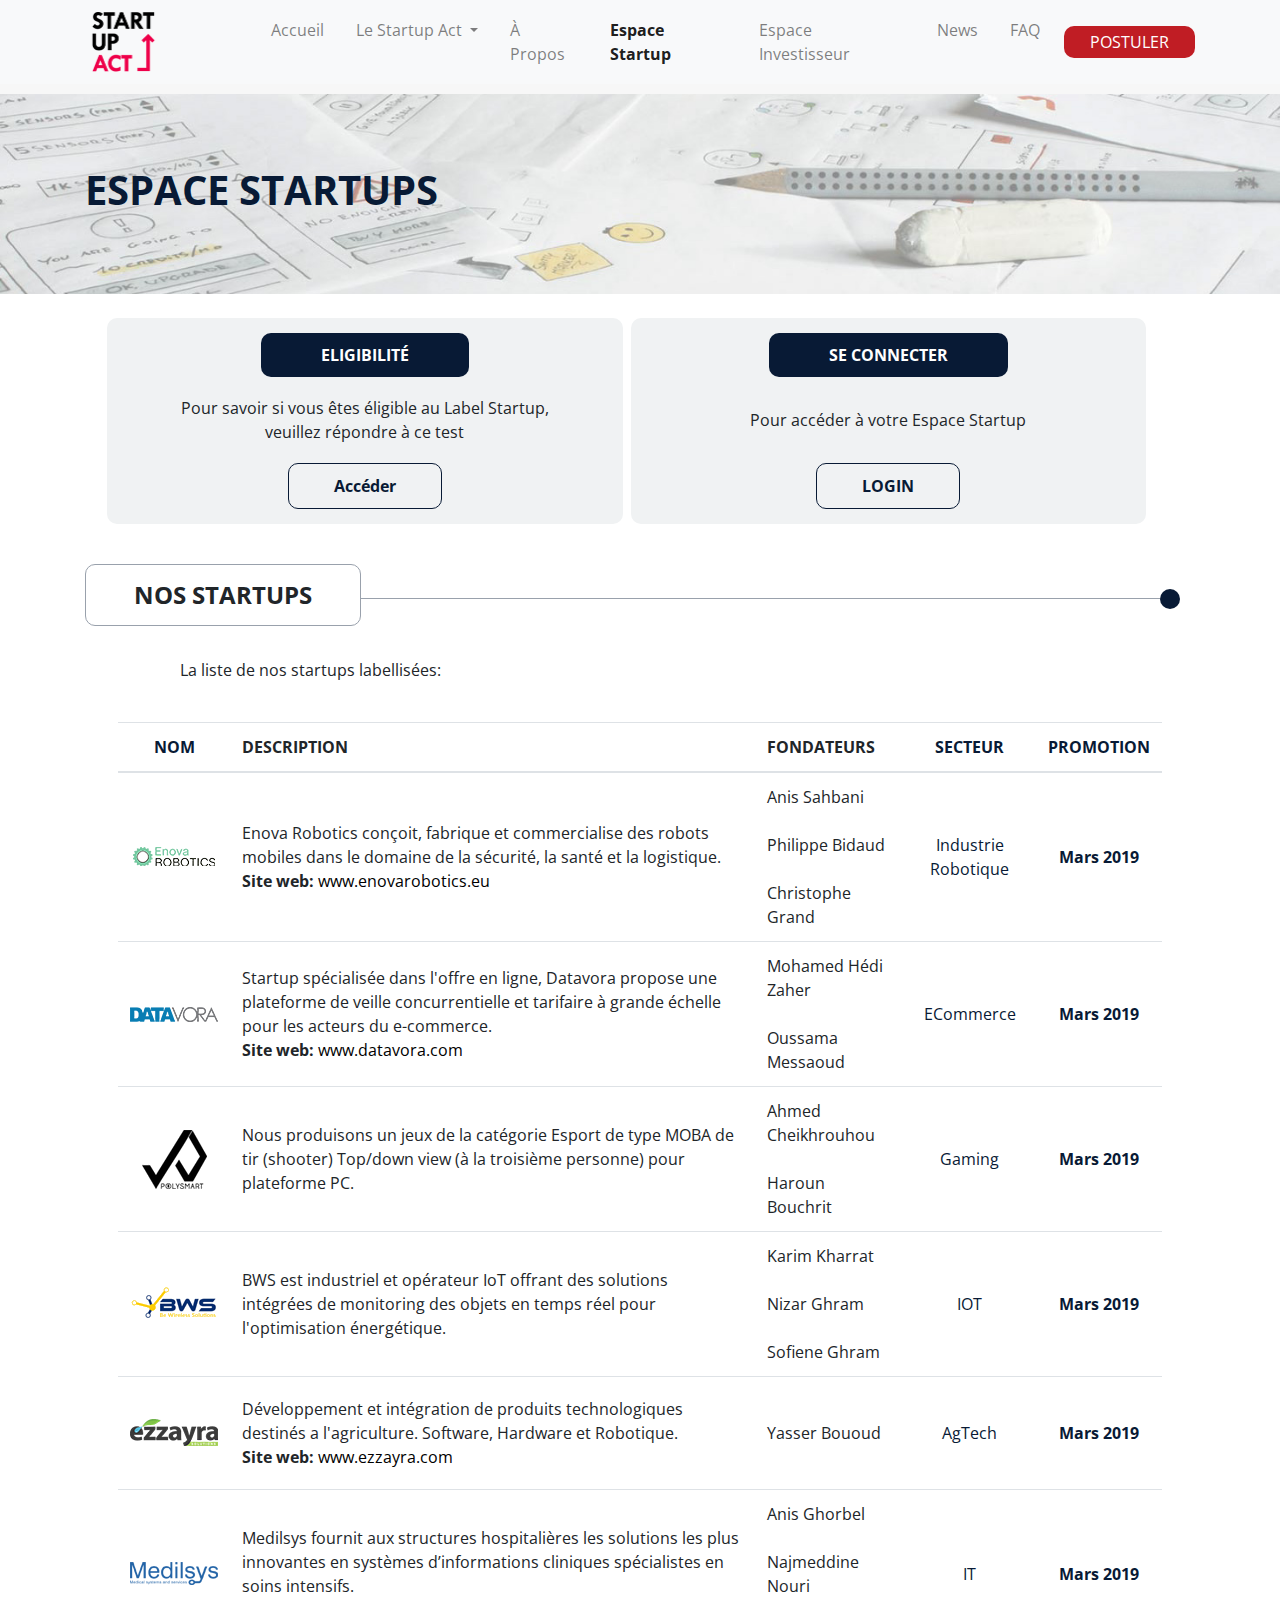
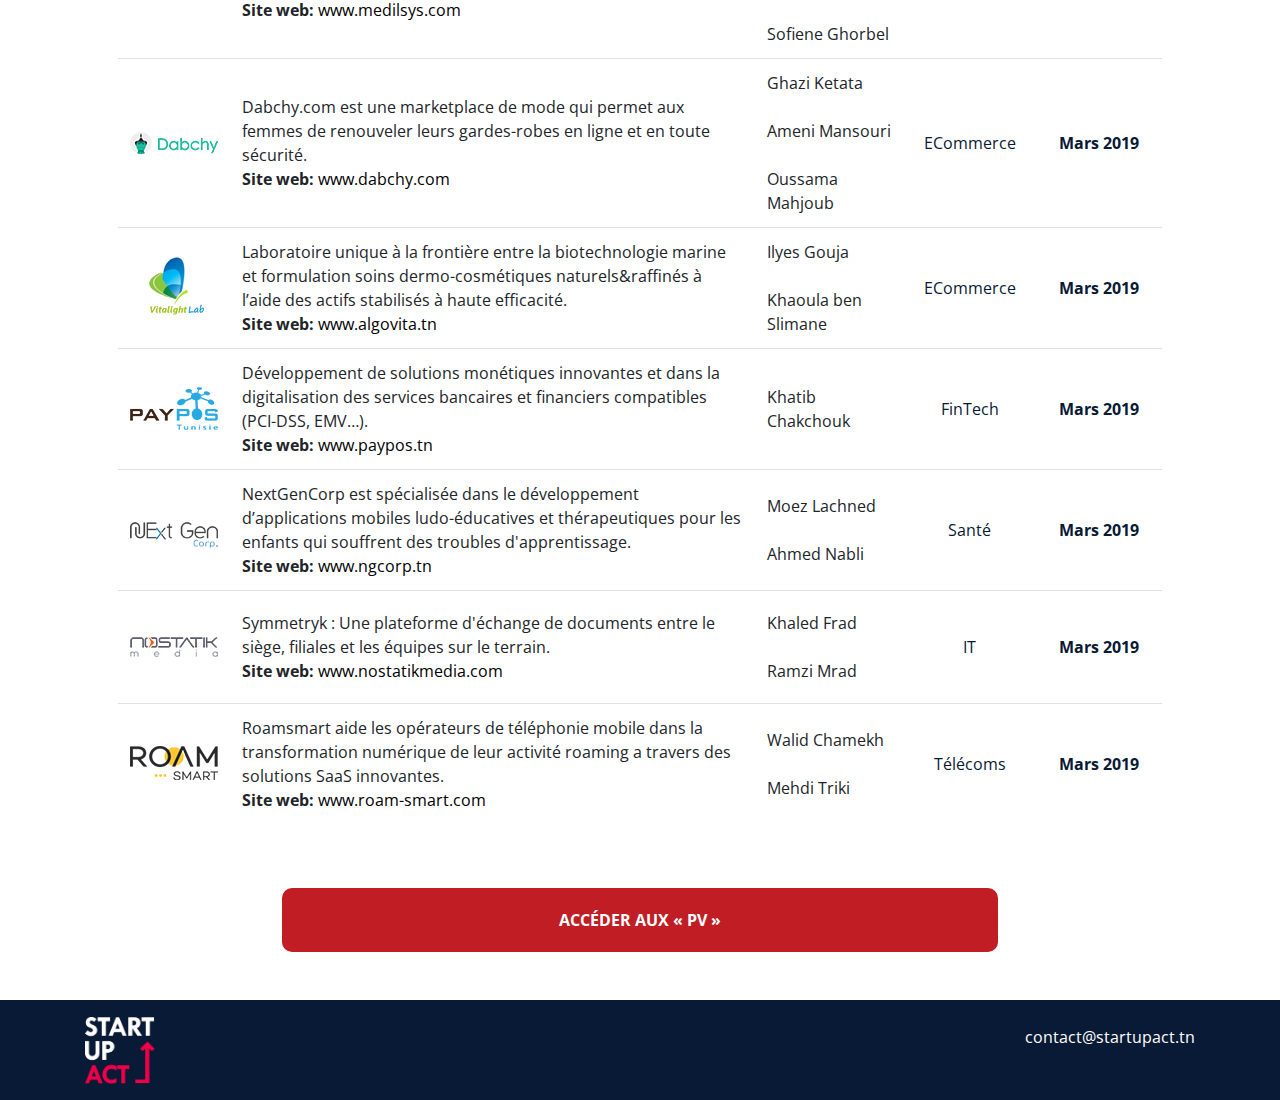
<file: espace_startup.html>
<!DOCTYPE html>
<html lang="en">
<head>
    <meta charset="UTF-8">
  <meta name="viewport" content="width=device-width, initial-scale=1.0">
  <title>Espace Startup: Startup Act Tunisie</title>
  <link href="https://fonts.googleapis.com/css?family=Open+Sans" rel="stylesheet">
  <link href="https://fonts.googleapis.com/css?family=Open+Sans:400,700" >
  <link rel="stylesheet" href="https://stackpath.bootstrapcdn.com/bootstrap/4.3.1/css/bootstrap.min.css" >
  <link href="https://cdnjs.cloudflare.com/ajax/libs/OwlCarousel2/2.3.4/assets/owl.carousel.min.css" rel="stylesheet" >
  <link href="https://cdnjs.cloudflare.com/ajax/libs/OwlCarousel2/2.3.4/assets/owl.theme.default.min.css" rel="stylesheet" >
  <link rel="stylesheet" href="css/style.css" >
  <link rel=icon href=/img/favicon.ico>

  <style type="text/css">
    @media (min-width: 768px){

      .col-md-6 {
    -ms-flex: 0 0 50%;
    flex: 0 0 50%;
    max-width: 48%;
}

    }
  </style>
</head>


<body>
<!-- header -->
	<nav class="navbar navbar-expand-lg navbar-light bg-light py-0">
	<div class="container ">

			<a class="navbar-brand" href="accueil.html"><img src="img/logo.png" alt="" class="w-50"></a>
  <button class="navbar-toggler" type="button" data-toggle="collapse" data-target="#navbarNav" aria-controls="navbarNav" aria-expanded="false" aria-label="Toggle navigation">
    <span class="navbar-toggler-icon"></span>
  </button>
  <div class="collapse navbar-collapse justify-content-center height-nav" id="navbarNav">
    <ul class="navbar-nav">
      <li class="nav-item  mx-md-2">
        <a class="nav-link" href="accueil.html">Accueil</a>
      </li>

           <li class="nav-item dropdown  mx-md-2">
                <a class="nav-link dropdown-toggle" href="#" id="navbarDropdown" role="button" data-toggle="dropdown" aria-haspopup="true" aria-expanded="false">
                 Le Startup Act
                </a>
                <div class="dropdown-menu" aria-labelledby="navbarDropdown">
                  
                  <a class="dropdown-item" href="decouvrir-startupact.html">Label startup</a> 
                  <a class="dropdown-item" href="obtenir-label.html">Comment obtenir le label </a>
                  <a class="dropdown-item" href="instruction-du-dossier.html">Instruction du dossier   </a>
                           <a class="dropdown-item" href="sessions-de-labellisations.html">Sessions de labellisations</a>
                        </div>   
              </li>
      <li class="nav-item mx-md-2">
        <a class="nav-link" href="a_propos.html">À Propos</a>
      </li>

      <li class="nav-item mx-md-2 active">
        <a class="nav-link" href="espace_startup.html">Espace Startup<span class="sr-only">(current)</span></a>
      </li>

       <li class="nav-item mx-md-2">
        <a class="nav-link" href="espace_investisseur.html">Espace Investisseur</a>
      </li>

       <li class="nav-item mx-md-2">
        <a class="nav-link" href="news.html">News</a>
      </li>

       <li class="nav-item mx-md-2">
        <a class="nav-link" href="faq.html">FAQ</a>
      </li>

    </ul>

	<a href="https://apply.startupact.tn/" target="_blank" class="btn btn-post ml-md-2 my-sm-2">POSTULER</a>

  </div>
	</div>

</nav>
<!--end header-->
<!--header img-->
  <div class=" m-0" style="height: 10px;background:#f7f7f7;">

  </div>
  <div class=" header-startup d-flex align-items-center">
    <div class="col-md-12 ">
      <div class="container">
        <h1 class="font-weight-bold text-uppercase " >
        Espace Startups
      </h1>

      </div>

    </div>
  </div>


   <div class="container my-4 px-5">
    <div class="row">

         <div class="col-md-6 col-ms-12 mb-3 block-startup mx-1 d-flex align-items-center flex-column fle">

              <div class="font-weight-bold text-uppercase block-startup-title">Eligibilité</div>
              <div class="py-1">Pour savoir si vous êtes éligible au Label Startup,<br> veuillez répondre à ce test</div>
               <a href="http://apply.startupact.tn/survey" target="_blank" class="block-startup-btn font-weight-bold">Accéder</a>

         </div>

         <div class="col-md-6 col-ms-12 mb-3 block-startup mx-1 d-flex align-items-center flex-column">

              <div class="font-weight-bold text-uppercase block-startup-title">Se connecter</div>
              <div  class="py-3">Pour accéder à votre Espace Startup</div>
             <a href="https://portail.startupact.tn/" target="_blank" class="block-startup-btn font-weight-bold text-uppercase">lOGIN</a>

         </div>
    </div>

  </div>



  <div class="container my-4">
    <div class="row">
      <div class="col-md-12 d-md-flex align-items-center ">
        <h4 class="border-title px-5 py-3 font-weight-bold text-uppercase ">
         Nos Startups
        </h4>
        <div class="d-none d-md-block" style="width:72%;height:0.5px;border-top:1px solid #99a1ac;"></div>
        <span  class="d-none d-md-block" style="border-radius:50%; width:20px;height:20px; background:#081a35"></span>
      </div>
    </div>
  </div>

  <div class="container my-4" id="labelised">
    <div class="row">
        <div class="col-md-8 offset-md-1 ">
			La liste de nos startups labellisées:</p>
      </div>
    </div>
  </div>


  <div class="container my-4 px-5 pb-4">
    <div class="row">
         <div class="col-md-12 " >

              <div class="table-responsive">
              <table class="table" style="max-width: 100%;overflow-x:hidden; " id="cssTable">
                <thead>
                  <tr>
                    <th scope="col" style="text-align: center; color: #081a35">NOM</th>
                    <th scope="col">DESCRIPTION</th>
                    <th scope="col">FONDATEURS</th>
                    <th scope="col" style="text-align: center;color: #081a35">SECTEUR</th>
                     <th scope="col" style="text-align: center;color: #081a35">PROMOTION</th>
                  </tr>
                </thead>
                <tbody>


                  <tr>
                    <th scope="row" style="text-align: center;color: #081a35"><img src="img/enova.png"></th>
                    <td>Enova Robotics conçoit, fabrique et commercialise des robots mobiles dans le domaine de la sécurité, la santé et la logistique.</br>
					<b>Site web:</b> <a href="https://www.enovarobotics.eu/" style="color:#000000" target="_blank">www.enovarobotics.eu</a>
					</td>
                    <td>Anis Sahbani</br></br>Philippe Bidaud</br></br>Christophe Grand</td>
                    <td style="text-align: center;color: #081a35">Industrie Robotique</td>
                     <th style="text-align: center;color: #081a35">Mars 2019</th>
                  </tr>

				<tr>
                    <th scope="row" style="text-align: center;color: #081a35"><img src="img/datavora.png"></th>
                    <td>Startup spécialisée dans l'offre en ligne, Datavora propose une plateforme de veille concurrentielle et tarifaire à grande échelle pour les acteurs du e-commerce.</br>
					<b>Site web:</b> <a href="https://datavora.com/" style="color:#000000" target="_blank">www.datavora.com</a>
					</td>
                    <td>Mohamed Hédi Zaher</br></br>Oussama Messaoud</td>
                    <td style="text-align: center;color: #081a35">ECommerce</td>
                      <th style="text-align: center;color: #081a35">Mars 2019</th>
               </tr>

			   <tr>
                    <th scope="row" style="text-align: center;color: #081a35"><img src="img/polysmart.png"></th>
                    <td>Nous produisons un jeux de la catégorie Esport de type MOBA de tir (shooter) Top/down view (à la troisième personne) pour plateforme PC.</td>
                    <td>Ahmed Cheikhrouhou</br></br>Haroun Bouchrit</td>
                    <td style="text-align: center;color: #081a35">Gaming</td>
                     <th style="text-align: center;color: #081a35">Mars 2019</th>
                  </tr>

				<tr>
                    <th scope="row" style="text-align: center;color: #081a35"><img src="img/bws.png"></th>
                    <td>BWS est industriel et opérateur IoT offrant des solutions intégrées de monitoring des objets en temps réel pour l'optimisation énergétique.</td>
                    <td>Karim Kharrat</br></br>Nizar Ghram</br></br>Sofiene Ghram</td>
                    <td style="text-align: center;color: #081a35">IOT</td>
                     <th style="text-align: center;color: #081a35">Mars 2019</th>
                  </tr>

				<tr>
                    <th scope="row" style="text-align: center;color: #081a35"><img src="img/ezzayra.png"></th>
                    <td>Développement et intégration de produits technologiques destinés a l'agriculture. Software, Hardware et Robotique.</br>
					<b>Site web:</b> <a href="http://www.ezzayra.com/" style="color:#000000 " target="_blank">www.ezzayra.com</a>
					</td>
                    <td>Yasser Bououd</td>
                    <td style="text-align: center;color: #081a35">AgTech</td>
                     <th style="text-align: center;color: #081a35">Mars 2019</th>
                  </tr>

				  <tr>
                    <th scope="row" style="text-align: center;color: #081a35"><img src="img/medilsys.png"></th>
                    <td>Medilsys fournit aux structures hospitalières les solutions les plus innovantes en systèmes d’informations cliniques spécialistes en soins intensifs.</br>
					<b>Site web:</b> <a href="http://medilsys.com/" style="color:#000000 " target="_blank">www.medilsys.com</a>
					</td>
                    <td>Anis Ghorbel</br></br>Najmeddine Nouri</br></br>Sofiene Ghorbel</td>
                    <td style="text-align: center;color: #081a35">IT</td>
                     <th style="text-align: center;color: #081a35">Mars 2019</th>
                  </tr>

				  <tr>
                    <th scope="row" style="text-align: center;color: #081a35"><img src="img/dabchy.png"></th>
                    <td>Dabchy.com est une marketplace de mode qui permet aux femmes de renouveler leurs gardes-robes en ligne et en toute sécurité.</br>
					<b>Site web:</b> <a href="https://www.dabchy.com/" style="color:#000000 " target="_blank">www.dabchy.com</a>
					</td>
                    <td>Ghazi Ketata</br></br>Ameni Mansouri</br></br>Oussama Mahjoub</td>
                    <td style="text-align: center;color: #081a35">ECommerce</td>
                     <th style="text-align: center;color: #081a35">Mars 2019</th>
                  </tr>

				  <tr>
                    <th scope="row" style="text-align: center;color: #081a35"><img src="img/vitalight.png"></th>
                    <td>Laboratoire unique à la frontière entre la biotechnologie marine et formulation soins dermo-cosmétiques naturels&raffinés à l’aide des actifs stabilisés à haute efficacité.</br>
					<b>Site web:</b> <a href="http://algovita.tn/" style="color:#000000 " target="_blank">www.algovita.tn</a>
					</td>
                    <td>Ilyes Gouja</br></br>Khaoula ben Slimane</td>
                    <td style="text-align: center;color: #081a35">ECommerce</td>
                     <th style="text-align: center;color: #081a35">Mars 2019</th>
                  </tr>

				  <tr>
                    <th scope="row" style="text-align: center;color: #081a35"><img src="img/paypos.png"></th>
                    <td>Développement de solutions monétiques innovantes et dans la digitalisation des services bancaires et financiers compatibles (PCI-DSS, EMV…).</br>
					<b>Site web:</b> <a href="http://paypos.tn" style="color:#000000 " target="_blank">www.paypos.tn</a>
					</td>
                    <td>Khatib Chakchouk</td>
                    <td style="text-align: center;color: #081a35">FinTech</td>
                     <th style="text-align: center;color: #081a35">Mars 2019</th>
                  </tr>

				  <tr>
                    <th scope="row" style="text-align: center;color: #081a35"><img src="img/nextgen.png"></th>
                    <td>NextGenCorp est spécialisée dans le développement d’applications mobiles ludo-éducatives et thérapeutiques pour les enfants qui souffrent des troubles d'apprentissage.</br>
					<b>Site web:</b> <a href="https://ngcorp.tn/"  style="color:#000000 " target="_blank">www.ngcorp.tn</a>
					</td>
                    <td>Moez Lachned</br></br>Ahmed Nabli</td>
                    <td style="text-align: center;color: #081a35">Santé</td>
                     <th style="text-align: center;color: #081a35">Mars 2019</th>
                  </tr>

				  <tr>
                    <th scope="row" style="text-align: center;color: #081a35"><img src="img/nostatik.png"></th>
                    <td>Symmetryk : Une plateforme d'échange de documents entre le siège, filiales et les équipes sur le terrain.</br>
					<b>Site web:</b> <a href="http://www.nostatikmedia.com/" style="color:#000000 " target="_blank">www.nostatikmedia.com</a>
					</td>
                    <td>Khaled Frad</br></br>Ramzi Mrad</td>
                    <td style="text-align: center;color: #081a35">IT</td>
                     <th style="text-align: center;color: #081a35">Mars 2019</th>
                  </tr>

				  <tr>
                    <th scope="row" style="text-align: center;color: #081a35"><img src="img/roam.png"></th>
                    <td>Roamsmart aide les opérateurs de téléphonie mobile dans la transformation numérique de leur activité roaming a travers des solutions SaaS innovantes.</br>
					<b>Site web:</b> <a href="https://roam-smart.com/" style="color:#000000 " target="_blank">www.roam-smart.com</a>
					</td>
                    <td>Walid Chamekh</br></br>Mehdi Triki</td>
                    <td style="text-align: center;color: #081a35">Télécoms</td>
                     <th style="text-align: center;color: #081a35">Mars 2019</th>
                  </tr>






                </tbody>
              </table>
              </div>
        </div>
    </div>
  </div>



  <div class="container my-4 px-5 pb-4">
    <div class="row">
         <div class="col-md-8 offset-md-2 btn-espace">
          <a href="" class="font-weight-bold  text-uppercase">accéder aux « PV »</a>
        </div>
    </div>

  </div>


<!--end header img-->
<!--footer-->

<div class="footer d-flex align-items-center">
	<div class="container">
		<div class="row">
		<div class="col-md-4 d-none d-md-block"> <img src="img/logo-neg.png" style="width: 20%;"> </div>
		<div class="col-md-4   d-flex align-items-center justify-content-center"> 
    </div>
		<div class="col-md-4 d-none d-md-block pt-2">
				  <span class="text-white float-right">contact@startupact.tn</span>
		</div>
	</div>
	</div>

</div>
<!--end footer-->

<script src="https://code.jquery.com/jquery-3.3.1.slim.min.js" ></script>
<script src="https://cdnjs.cloudflare.com/ajax/libs/popper.js/1.14.7/umd/popper.min.js"></script>
<script src="https://stackpath.bootstrapcdn.com/bootstrap/4.3.1/js/bootstrap.min.js"></script>
<script type="text/javascript">
/*$('.btn').on('hidden.bs.collapse', function () {
  console.log("sssssss")
})*/

$( document ).ready(function() {

 $('.panel-collapse').on('show.bs.collapse', function () {

    $(this).siblings('.card-header').addClass('active');
    $(this).siblings('.card-header').addClass('bg');
    //  $('.card-header:first-child').html("dddddd");

  });



  $('.panel-collapse').on('hide.bs.collapse', function () {
    $(this).siblings('.card-header').removeClass('active');
    $(this).siblings('.card-header').removeClass('bg');
  });



});

</script>
</body>
</html>
</file>
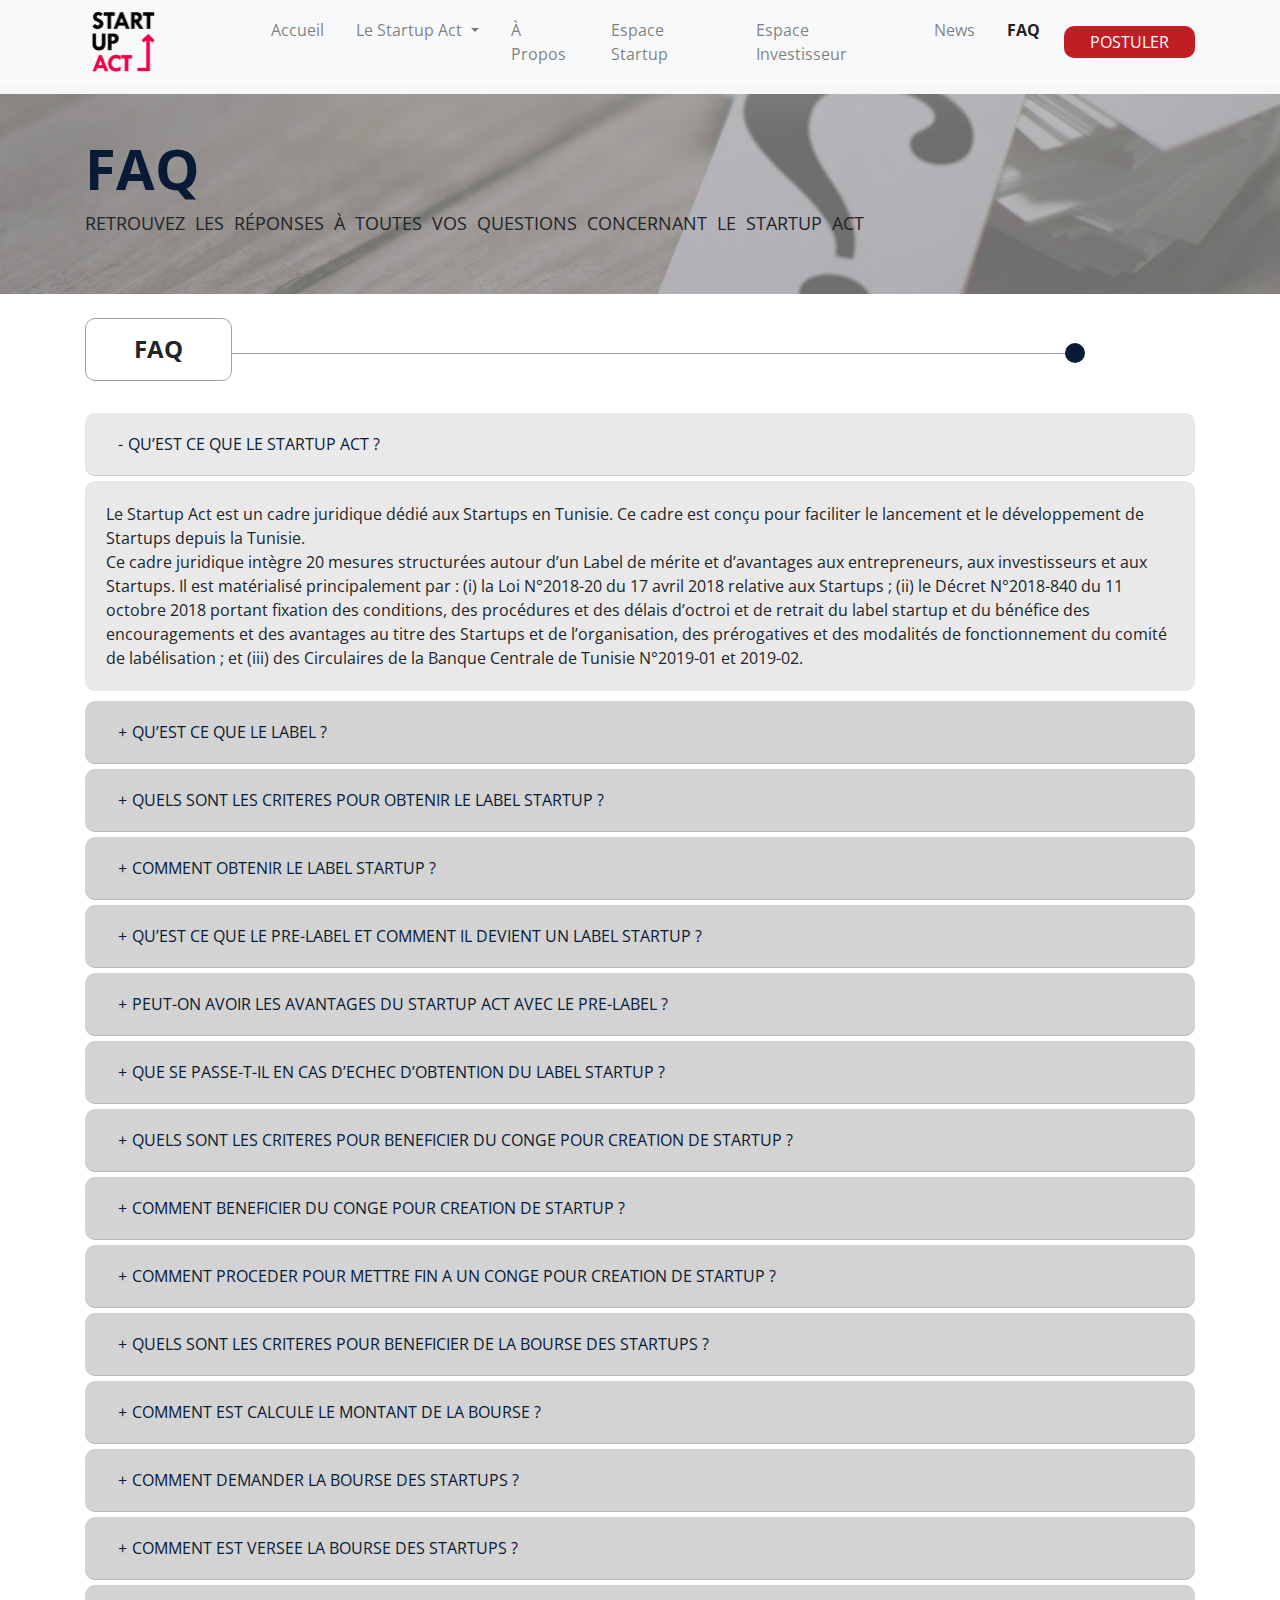
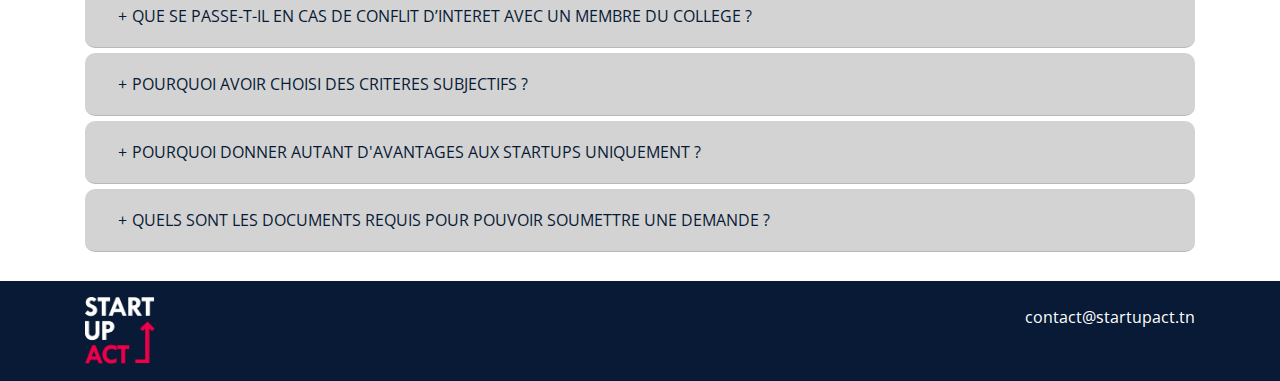
<file: faq.html>
<!DOCTYPE html>
<html lang="en">
<head>
	<meta charset="UTF-8">
	<meta name="viewport" content="width=device-width, initial-scale=1.0">
<title>FAQ: Startup Act Tunisie</title>
  <link href="https://fonts.googleapis.com/css?family=Open+Sans" rel="stylesheet">
  <link href="https://fonts.googleapis.com/css?family=Open+Sans:400,700" >
  <link rel="stylesheet" href="https://stackpath.bootstrapcdn.com/bootstrap/4.3.1/css/bootstrap.min.css" >
  <link href="https://cdnjs.cloudflare.com/ajax/libs/OwlCarousel2/2.3.4/assets/owl.carousel.min.css" rel="stylesheet" >
  <link href="https://cdnjs.cloudflare.com/ajax/libs/OwlCarousel2/2.3.4/assets/owl.theme.default.min.css" rel="stylesheet" >
  <link rel="stylesheet" href="css/style.css" >
  <link rel=icon href=/img/favicon.ico>

  <style type="text/css">
    @media (min-width: 768px){

      .col-md-6 {
    -ms-flex: 0 0 50%;
    flex: 0 0 50%;
    max-width: 48%;
}
    
    }
  </style>
</head>


<body>
<!-- header -->
	<nav class="navbar navbar-expand-lg navbar-light bg-light py-0">
	<div class="container ">
	
			<a class="navbar-brand" href="accueil.html"><img src="img/logo.png" alt="" class="w-50"></a>
  <button class="navbar-toggler" type="button" data-toggle="collapse" data-target="#navbarNav" aria-controls="navbarNav" aria-expanded="false" aria-label="Toggle navigation">
    <span class="navbar-toggler-icon"></span>
  </button>
  <div class="collapse navbar-collapse justify-content-center height-nav" id="navbarNav">
    <ul class="navbar-nav">
      <li class="nav-item  mx-md-2">
        <a class="nav-link" href="accueil.html">Accueil</a>
      </li>

           <li class="nav-item dropdown  mx-md-2">
                <a class="nav-link dropdown-toggle" href="#" id="navbarDropdown" role="button" data-toggle="dropdown" aria-haspopup="true" aria-expanded="false">
                 Le Startup Act
                </a>
                <div class="dropdown-menu" aria-labelledby="navbarDropdown">
                  
                  <a class="dropdown-item" href="decouvrir-startupact.html">Label startup</a> 
                  <a class="dropdown-item" href="obtenir-label.html">Comment obtenir le label </a>
                  <a class="dropdown-item" href="instruction-du-dossier.html">Instruction du dossier   </a>
                           <a class="dropdown-item" href="sessions-de-labellisations.html">Sessions de labellisations</a>
                        </div>   
              </li>
      <li class="nav-item mx-md-2">
        <a class="nav-link" href="a_propos.html">À Propos</a>
      </li>

      <li class="nav-item mx-md-2">
        <a class="nav-link" href="espace_startup.html">Espace Startup</a>
      </li>

       <li class="nav-item mx-md-2">
        <a class="nav-link" href="espace_investisseur.html">Espace Investisseur</a>
      </li>

       <li class="nav-item mx-md-2">
        <a class="nav-link" href="news.html">News</a>
      </li>

       <li class="nav-item mx-md-2 active">
        <a class="nav-link" href="faq.html">FAQ<span class="sr-only">(current)</span></a>
      </li>
     
    </ul>
	
	<a href="https://apply.startupact.tn/" target="_blank" class="btn btn-post ml-md-2 my-sm-2">POSTULER</a>

  </div>	
	</div>	
 
</nav>
<!--end header-->	
<!--header img-->
  <div class=" m-0" style="height: 10px;background:#f7f7f7;">
    
  </div>
  <div class=" header-faq d-flex align-items-center">
    <div class="col-md-12 ">
      <div class="container">
        <h1 class="font-weight-bold text-uppercase title-section-header" >
         faq
      </h1>

      <p class="text-uppercase para-section-header" >
        Retrouvez les réponses à toutes vos questions concernant le startup Act
      </p>
      </div>
      
    </div>
  </div>
  <div class="container my-4">
    <div class="row">
      <div class="col-md-12 d-md-flex align-items-center ">
        <h4 class="border-title px-5 py-3 font-weight-bold ">
         FAQ
        </h4>
        <div class="d-none d-md-block" style="width:75%;height:0.5px;border-top:1px solid #99a1ac;"></div>
        <span  class="d-none d-md-block" style="border-radius:50%; width:20px;height:20px; background:#081a35"></span>
      </div>
    </div>
  </div>

  <div class="container my-4">
    <div class="row">
        <div class="col-md-12 ">

            <div id="accordion">
              <div class="card">
                <div class="card-header active bg" id="headingOne">
                  <h5 class="mb-0">
                    <a role="button" class="btn btn-link" data-toggle="collapse" data-target="#collapseOne" aria-expanded="true" aria-controls="collapseOne">
                       QU’EST CE QUE LE STARTUP ACT ?
                    </a>
                  </h5>
                </div>

                <div id="collapseOne" class="panel-collapse collapse show" aria-labelledby="headingOne" data-parent="#accordion">
                  <div class="card-body">
                   Le Startup Act est un cadre juridique dédié aux Startups en Tunisie. Ce cadre est conçu pour faciliter le lancement et le développement de Startups depuis la Tunisie.<br>
Ce cadre juridique intègre 20 mesures structurées autour d’un Label de mérite et d’avantages aux entrepreneurs, aux investisseurs et aux Startups.
Il est matérialisé principalement par : (i) la Loi N°2018-20 du 17 avril 2018 relative aux Startups ; (ii) le Décret N°2018-840 du 11 octobre 2018  portant fixation des conditions, des procédures et des délais d’octroi et de retrait du label startup et du bénéfice des encouragements et des avantages au titre des Startups et de l’organisation, des prérogatives et des modalités de fonctionnement du comité de labélisation ; et (iii) des Circulaires de la Banque Centrale de Tunisie N°2019-01 et 2019-02.

                  </div>
                </div>
              </div>


              <div class="card">
                <div class="card-header" id="headingTwo">
                  <h5 class="mb-0">
                    <a role="button" class="btn btn-link " data-toggle="collapse" data-target="#collapseTwo" aria-expanded="false" aria-controls="collapseTwo">
                         QU’EST CE QUE LE LABEL ? 
                    </a>
                  </h5>
                </div>
                <div id="collapseTwo" class="panel-collapse collapse" aria-labelledby="headingTwo" data-parent="#accordion">
                  <div class="card-body">
                   Le Label Startup est un label de mérite accordé à toute société de droit tunisien qui respecte les critères de labélisation. Ce Label est la clé de voûte pour accéder à l’univers Startup Act.  
                  </div>
                </div>
              </div>


              <div class="card">
                <div class="card-header" id="headingThree">
                  <h5 class="mb-0">
                    <a role="button" class="btn btn-link collapsed" data-toggle="collapse" data-target="#collapseThree" aria-expanded="false" aria-controls="collapseThree">
                       QUELS SONT LES CRITERES POUR OBTENIR LE LABEL STARTUP ?
                    </a>
                  </h5>
                </div>
                <div id="collapseThree" class="panel-collapse collapse" aria-labelledby="headingThree" data-parent="#accordion">
                  <div class="card-body">
                   <p>La société candidatant pour le Label Startup doit vérifier les 5 critères de labélisation suivants :</p>
                      <ul>  
                        <li>1.  Age : la société doit avoir moins de 8 ans depuis sa constitution juridique ;</li>
                        <li>2.  Taille : la société doit compter moins de 100 employés et moins de 15 MDT (millions de dinars) de total bilan ou de chiffre d’affaires annuel ;</li>
                        <li>3.  Indépendance : le capital de la société doit être détenu à plus de 2/3 par des personnes physiques, des organismes d’investissement réglementés (fonds d’investissement, etc.) et des Startups étrangères ;</li>
                        <li>4.  Innovation : Le modèle économique de la société doit être innovant i.e apportant une solution intéressante et différenciée à un problème donné ;</li>
                        <li>5.  Scalabilité : Le marché cible de la société doit être grand et homogène, la solution apportée adaptée au marché (solution-market fit) et l’équipe en charge capable d’implémenter le projet convenablement.</li> 
                     </ul>
                  </div>
                </div>
              </div>


                <div class="card">
                <div class="card-header" id="heading4">
                  <h5 class="mb-0">
                    <a role="button" class="btn btn-link collapsed" data-toggle="collapse" data-target="#collapse4" aria-expanded="false" aria-controls="collapse4">
                       COMMENT OBTENIR LE LABEL STARTUP ?
                    </a>
                  </h5>
                </div>
                <div id="collapse4" class="panel-collapse collapse" aria-labelledby="heading4" data-parent="#accordion">
                  <div class="card-body">
                   <p> Pour obtenir le Label Startup, la société remplit un formulaire de candidature via le Portail des Startups. Le process de labélisation intègre 2 alternatives :</p>
                    <ul>  
                       <li>c.  En cas de levées de fonds auprès d’organismes d’investissement conventionnés : la société est considérée innovante et scalable et le process de labélisation se résume à la vérification des critères d’âge, de taille et d’indépendance de la société. Une réponse à la candidature est alors formulée en 3 jours ouvrés ; </li>
                        <li>d.  Autrement, le candidat passe devant le Collège des Startups qui se prononce sur le caractère innovant et scalable du projet. Une réponse à la candidature est alors formulée en 30 jours. </li>
                     </ul>
                  </div>
                </div>
              </div>


              <div class="card">
                <div class="card-header" id="heading5">
                  <h5 class="mb-0">
                    <a role="button" class="btn btn-link collapsed" data-toggle="collapse" data-target="#collapse5" aria-expanded="false" aria-controls="collapse5">
                       QU’EST CE QUE LE PRE-LABEL ET COMMENT IL DEVIENT UN LABEL STARTUP ?
                    </a>
                  </h5>
                </div>
                <div id="collapse5" class="panel-collapse collapse" aria-labelledby="heading5" data-parent="#accordion">
                  <div class="card-body">
                   <p>
                   Toute personne physique désirant créer une Startup peut solliciter l’obtention du label Startup sous réserve de répondre aux conditions d’Innovation et de Sacalabilité. Dans ce cas, il lui est accordé un Pré-label d’une durée de six (06) mois.</p>
                    <p>L’obtention du label Startup est conditionnée par la constitution de la société et la satisfaction des conditions d’age, de taille et d’indépendance avant l’expiration de la durée du Pré-label.</p>
                    <p>Une réponse est formulée par voie électronique dans un délai de trois (03) jours à compter de la date de complétude du dossier.</p>

                  </div>
                </div>
              </div>




              <div class="card">
                <div class="card-header" id="heading6">
                  <h5 class="mb-0">
                    <a role="button" class="btn btn-link collapsed" data-toggle="collapse" data-target="#collapse6" aria-expanded="false" aria-controls="collapse6">
                      PEUT-ON AVOIR LES AVANTAGES DU STARTUP ACT AVEC LE PRE-LABEL ?
                    </a>
                  </h5>
                </div>
                <div id="collapse6" class="panel-collapse collapse" aria-labelledby="heading6" data-parent="#accordion">
                  <div class="card-body">
                   <p>Non le Pré-Label n’ouvre pas droit aux avantages du Startup Act. Seul le Label Startup le permet.</p>
                  
                  </div>
                </div>
              </div>

              <div class="card">
                <div class="card-header" id="heading7">
                  <h5 class="mb-0">
                    <a role="button" class="btn btn-link collapsed" data-toggle="collapse" data-target="#collapse7" aria-expanded="false" aria-controls="collapse7">
                      QUE SE PASSE-T-IL EN CAS D’ECHEC D’OBTENTION DU LABEL STARTUP ?
                    </a>
                  </h5>
                </div>
                <div id="collapse7" class="panel-collapse collapse" aria-labelledby="heading7" data-parent="#accordion">
                  <div class="card-body">
                   <p>L’échec d’obtention du Label Startup n’est pas définitif. Chaque candidat a droit de prétendre au Label Startup une (01) fois tous les six (06) mois.</p>
                  </div>
                </div>
              </div>

               <div class="card">
                <div class="card-header" id="heading8">
                  <h5 class="mb-0">
                    <a role="button" class="btn btn-link collapsed" data-toggle="collapse" data-target="#collapse8" aria-expanded="false" aria-controls="collapse8">
                     QUELS SONT LES CRITERES POUR BENEFICIER DU CONGE POUR CREATION DE STARTUP ?
                    </a>
                  </h5>
                </div>
                <div id="collapse8" class="panel-collapse collapse" aria-labelledby="heading8" data-parent="#accordion">
                  <div class="card-body">
                      
                      <p>Le postulant pour un congé pour création de Startup doit remplir les conditions suivantes :</p> 
                          <ul>
                              <li> Obtention du label Startup par la société dans laquelle il est fondateur et actionnaire,</li>
                              <li> Etre titulaire et compter trois (03) années d’ancienneté dans son emploi d’origine,</li> 
                              <li> Présenter l’autorisation écrite préalable dans le cas de l’employeur privé employant moins de cent (100) salariés,</li>
                              <li> Déposer une demande via le portail électronique des Startups dans un délai d’un (01) mois au maximum à compter de la date d’obtention du label,</li>
                              <li> S’engager à être employé à plein-temps au sein de ladite Startup.</li>
                          </ul>
                          <p>
Peuvent bénéficier du Congé pour Création de Startup, au plus, trois (03) fondateurs-actionnaires et employés à plein-temps dans la Startup concernée.
L’employeur, public ou privé, n’est pas en droit de s’opposer au départ de l’agent bénéficiaire d’un congé pour création de Startup. Toutefois, l’agent doit obtenir une autorisation écrite préalable de l’employeur privé employant moins de cent (100) salariés.</p>
                  </div>
                </div>
              </div>


            <div class="card">
                <div class="card-header" id="heading9">
                  <h5 class="mb-0">
                    <a role="button" class="btn btn-link collapsed" data-toggle="collapse" data-target="#collapse9" aria-expanded="false" aria-controls="collapse9">
                      COMMENT BENEFICIER DU CONGE POUR CREATION DE STARTUP ?
                    </a>
                  </h5>
                </div>
                <div id="collapse9" class="panel-collapse collapse" aria-labelledby="heading9" data-parent="#accordion">
                  <div class="card-body">
                      
                      <p>Le postulant pour un congé pour création de Startup dépose une demande électronique unifiée au titre de sa Startup via le Portail des Startups. La demande est munie des données et justificatifs nécessaires dont la date proposée de départ effectif de l’emploi d’origine. Cette date doit se situer entre un mois et demi, au moins, et six (06) mois, au plus, à partir de la date de dépôt de la demande. 
                      </p>
                      <p> 
                        Après vérification de l’éligibilité de la demande, une réponse est formulée dans un délai dequinze (15) jours à partir de la date de réception de la demande. En cas d’accord, l’employeur d’origine en est informé par voie écrite.
                      </p>
                  </div>
                </div>
              </div>
              

              <div class="card">
                <div class="card-header" id="heading10">
                  <h5 class="mb-0">
                    <a role="button" class="btn btn-link collapsed" data-toggle="collapse" data-target="#collapse10" aria-expanded="false" aria-controls="collapse10">
                       COMMENT PROCEDER POUR METTRE FIN A UN CONGE POUR CREATION DE STARTUP ?
                    </a>
                  </h5>
                </div>
                <div id="collapse10" class="panel-collapse collapse" aria-labelledby="heading10" data-parent="#accordion">
                  <div class="card-body">
                      
                      <p>
                        Pour mettre fin à un congé pour création de Startup, le bénéficiaire formule une demande et exprime son souhait de réintégrer sa fonction ou son corps d’origine via le portail électronique des Startups. L’employeur d’origine en est informé par voie écrite et il est tenu de notifier l’agent ou le salarié concerné pour réintégrer sa fonction ou son corps d’origine dans un délai de trente (30) jours à compter de la date de notification sous peine d’être considéré en situation d’abandon de poste.
                      </p>
                      
                  </div>
                </div>
              </div>
              

              <div class="card">
                <div class="card-header" id="heading11">
                  <h5 class="mb-0">
                    <a role="button" class="btn btn-link collapsed" data-toggle="collapse" data-target="#collapse11" aria-expanded="false" aria-controls="collapse11">
                       QUELS SONT LES CRITERES POUR BENEFICIER DE LA BOURSE DES STARTUPS ?
                    </a>
                  </h5>
                </div>

                <div id="collapse11" class="panel-collapse collapse" aria-labelledby="heading11" data-parent="#accordion">
                  <div class="card-body">
                      <p>Le postulant pour une bourse de Startup doit remplir les conditions suivantes : </p>
                      <ul>
                          <li> Obtention du Label Startup par la société dans laquelle il est fondateur et actionnaire,</li>
                          <li> Ne pas avoir bénéficié d’une bourse de Startup au courant des trois (03) années écoulées à compter de la date du dépôt de la demande,</li>
                          <li> Déposer une demande via le portail électronique des Startups dans un délai d’un (01) mois à compter de la date d’obtention du label Startup sans toutefois dépasser un (01) an à compter de la date de la constitution de la société,</li>
                          <li> S’engager à être employé à plein-temps au sein de ladite Startup.</li>
                    </ul>
                        <p> Peuvent bénéficier de la Bourse de Startup, au plus, trois (03) fondateurs-actionnaires et employés à plein-temps dans la Startup concernée.</p>
                  </div>
                </div>
              </div>
                

              <div class="card">
                <div class="card-header" id="heading12">
                  <h5 class="mb-0">
                    <a role="button" class="btn btn-link collapsed" data-toggle="collapse" data-target="#collapse12" aria-expanded="false" aria-controls="collapse12">
                       COMMENT EST CALCULE LE MONTANT DE LA BOURSE ?
                    </a>
                  </h5>
                </div>

                <div id="collapse12" class="panel-collapse collapse" aria-labelledby="heading12" data-parent="#accordion">
                  <div class="card-body">
                      <p>Le montant de la bourse de Startup est fixé pour les salariés sur la base du revenu mensuel moyen net pour les douze (12) derniers mois à compter de la date d’obtention du label Startup. Ce montant est compris entre mille (1000) dinars et cinq mille (5000) dinars net par mois. Pour les non-salariés, le montant mensuel net de la bourse est fixé à mille (1000) dinars. </p>
                  </div>
                </div>
              </div>


              <div class="card">
                <div class="card-header" id="heading13">
                  <h5 class="mb-0">
                    <a role="button" class="btn btn-link collapsed" data-toggle="collapse" data-target="#collapse13" aria-expanded="false" aria-controls="collapse13">
                       COMMENT DEMANDER LA BOURSE DES STARTUPS ?
                    </a>
                  </h5>
                </div>

                <div id="collapse13" class="panel-collapse collapse" aria-labelledby="heading13" data-parent="#accordion">
                  <div class="card-body">
                      <p>Les postulants pour la Bourse de Startup déposent une demande électronique unifiée au titre de la Startup concernée via le Portail des Startups. La demande est munie des données et des justificatifs nécessaires. Après vérification de l’éligibilité de la demande, une réponse est formulée dans un délai ne dépassant pas quinze (15) jours à partir de la date de réception de la demande. Les dossiers approuvés sont transmis par voie électronique à l’agence nationale de l’emploi et du travail indépendant (ANETI).  </p>
                  </div>
                </div>
              </div>


              <div class="card">
                <div class="card-header" id="heading14">
                  <h5 class="mb-0">
                    <a role="button" class="btn btn-link collapsed" data-toggle="collapse" data-target="#collapse14" aria-expanded="false" aria-controls="collapse14">
                       COMMENT EST VERSEE LA BOURSE DES STARTUPS ?
                    </a>
                  </h5>
                </div>

                <div id="collapse14" class="panel-collapse collapse" aria-labelledby="heading14" data-parent="#accordion">
                  <div class="card-body">
                      <p>La bourse est versée à partir de la date d’obtention du label Startup. Dans le cas des salariés bénéficiant d’un congé pour création de Startup, la bourse est versée à compter de la date du départ effectif de l’emploi d’origine. L’agence nationale de l’emploi et du travail indépendant verse ladite bourse mensuellement et dans la limite de douze (12) mois. </p>
                  </div>
                </div>
              </div>


              <div class="card">
                <div class="card-header" id="heading15">
                  <h5 class="mb-0">
                    <a role="button" class="btn btn-link collapsed" data-toggle="collapse" data-target="#collapse15" aria-expanded="false" aria-controls="collapse15">
                       QUE SE PASSE-T-IL EN CAS DE CONFLIT D’INTERET AVEC UN MEMBRE DU COLLEGE ?
                    </a>
                  </h5>
                </div>

                <div id="collapse15" class="panel-collapse collapse" aria-labelledby="heading15" data-parent="#accordion">
                  <div class="card-body">
                      <p>Le membre concerné ne vote pas et n'assiste ni au pitch ni aux délibérations (cf. charte éthique).</p>
                  </div>
                </div>
              </div>


              <div class="card">
                <div class="card-header" id="heading16">
                  <h5 class="mb-0">
                    <a role="button" class="btn btn-link collapsed" data-toggle="collapse" data-target="#collapse16" aria-expanded="false" aria-controls="collapse16">
                       POURQUOI AVOIR CHOISI DES CRITERES SUBJECTIFS ?
                    </a>
                  </h5>
                </div>

                <div id="collapse16" class="panel-collapse collapse" aria-labelledby="heading16" data-parent="#accordion">
                  <div class="card-body">
                      <p>L’innovation et la scalabilité représentent par définition l’ADN même d’une Startup, il est donc pertinent de juger les projets soumis sur ces deux éléments.</p>
                  </div>
                </div>
              </div>




              <div class="card">
                <div class="card-header" id="heading17">
                  <h5 class="mb-0">
                    <a role="button" class="btn btn-link collapsed" data-toggle="collapse" data-target="#collapse17" aria-expanded="false" aria-controls="collapse17">
                       POURQUOI DONNER AUTANT D'AVANTAGES AUX STARTUPS UNIQUEMENT ?
                    </a>
                  </h5>
                </div>

                <div id="collapse17" class="panel-collapse collapse" aria-labelledby="heading17" data-parent="#accordion">
                  <div class="card-body">
                      <p>Le Startup Act est un Pilote qui pourrait prouver la pertinence de le dupliquer sur d’autres secteurs, investir dans l'innovation est un investissement d'avenir d'autant plus que les montants ne sont pas conséquents comparés aux avantages accordés aux autres secteurs</p>
                  </div>
                </div>
              </div>




              <div class="card">
                <div class="card-header" id="heading18">
                  <h5 class="mb-0">
                    <a role="button" class="btn btn-link collapsed" data-toggle="collapse" data-target="#collapse18" aria-expanded="false" aria-controls="collapse18">
                       QUELS SONT LES DOCUMENTS REQUIS POUR POUVOIR SOUMETTRE UNE DEMANDE ?
                    </a>
                  </h5>
                </div>

                <div id="collapse18" class="panel-collapse collapse" aria-labelledby="heading18" data-parent="#accordion">
                  <div class="card-body">
                      <p>
					1/ Registre de commerce ne dépassant pas les 3 mois</br>
					2/ Les Etats financiers des 3 derniers exercices</br>
					3/ Déclaration CNSS</br>
					4/ Statut de la société</br>
					5/ Registre des actionnaires</br>
					6/ Pitch deck</br>
					7/ Une vidéo, où le/les co-fondateurs présentent le projet, ne dépassant pas les 3 minutes 

					  </p>
                  </div>
                </div>
              </div>




            </div>

      </div>  
    </div>
  </div>



  
<!--end header img-->
<!--footer-->

<div class="footer d-flex align-items-center">
	<div class="container">
		<div class="row">
		<div class="col-md-4 d-none d-md-block"> <img src="img/logo-neg.png" style="width: 20%;"> </div>
		<div class="col-md-4  d-flex align-items-center justify-content-center">       
     </div>
		<div class="col-md-4 d-none d-md-block pt-2">
	   <span class="text-white float-right">contact@startupact.tn</span>
		</div>
	</div>
	</div>
	
</div>
<!--end footer-->

<script src="https://code.jquery.com/jquery-3.3.1.slim.min.js" ></script>
<script src="https://cdnjs.cloudflare.com/ajax/libs/popper.js/1.14.7/umd/popper.min.js"></script>
<script src="https://stackpath.bootstrapcdn.com/bootstrap/4.3.1/js/bootstrap.min.js"></script>	
<script type="text/javascript">
/*$('.btn').on('hidden.bs.collapse', function () {
  console.log("sssssss")
})*/

$( document ).ready(function() {

 $('.panel-collapse').on('show.bs.collapse', function () {

    $(this).siblings('.card-header').addClass('active');
    $(this).siblings('.card-header').addClass('bg');
    //  $('.card-header:first-child').html("dddddd");
      
  });



  $('.panel-collapse').on('hide.bs.collapse', function () {
    $(this).siblings('.card-header').removeClass('active');
    $(this).siblings('.card-header').removeClass('bg');
  });



});

</script>
</body>
</html>
</file>
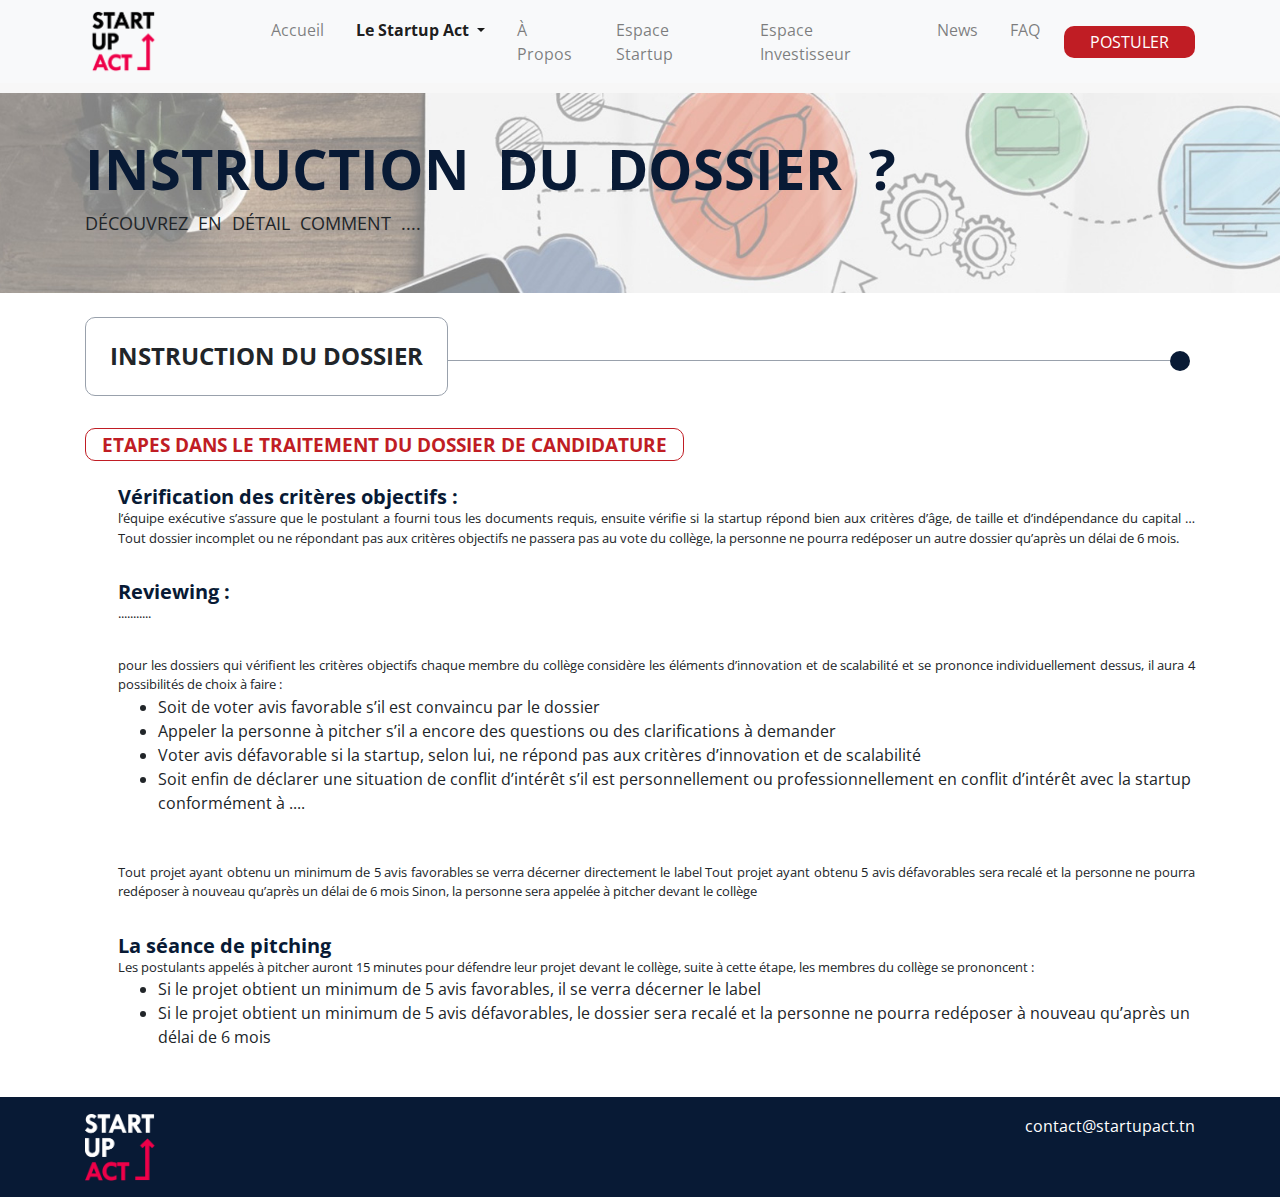
<file: instruction-du-dossier.html>
<!DOCTYPE html>
<html lang="en">
<head>
	<meta charset="UTF-8">
	<meta name="viewport" content="width=device-width, initial-scale=1.0">
<title>Comment obtenir le label Startup Act</title>
	<link href="https://fonts.googleapis.com/css?family=Open+Sans" rel="stylesheet">
	<link href="https://fonts.googleapis.com/css?family=Open+Sans:400,700" >
  <link rel="stylesheet" href="https://stackpath.bootstrapcdn.com/bootstrap/4.3.1/css/bootstrap.min.css" >
  <link href="https://cdnjs.cloudflare.com/ajax/libs/OwlCarousel2/2.3.4/assets/owl.carousel.min.css" rel="stylesheet" >
  <link href="https://cdnjs.cloudflare.com/ajax/libs/OwlCarousel2/2.3.4/assets/owl.theme.default.min.css" rel="stylesheet" >
  <link rel="stylesheet" href="css/style.css" >
  <link rel=icon href=/img/favicon.ico>

</head>
<body>
<!-- header -->
	<nav class="navbar navbar-expand-lg navbar-light bg-light py-0">
	<div class="container ">

			<a class="navbar-brand" href="accueil.html"><img src="img/logo.png" alt="" class="w-50"></a>
  <button class="navbar-toggler" type="button" data-toggle="collapse" data-target="#navbarNav" aria-controls="navbarNav" aria-expanded="false" aria-label="Toggle navigation">
    <span class="navbar-toggler-icon"></span>
  </button>
  <div class="collapse navbar-collapse justify-content-center height-nav" id="navbarNav">
    <ul class="navbar-nav">
      <li class="nav-item  mx-md-2">
        <a class="nav-link" href="accueil.html">Accueil</a>
      </li>

           <li class="nav-item dropdown  mx-md-2">
                <a class="nav-link active dropdown-toggle" href="#" id="navbarDropdown" role="button" data-toggle="dropdown" aria-haspopup="true" aria-expanded="false">
                 Le Startup Act
                </a>
                <div class="dropdown-menu" aria-labelledby="navbarDropdown">
                  
                  <a class="dropdown-item" href="decouvrir-startupact.html">Label startup</a> 
                  <a class="dropdown-item" href="obtenir-label.html">Comment obtenir le label </a>
                  <a class="dropdown-item" href="instruction-du-dossier.html">Instruction du dossier   </a>
                           <a class="dropdown-item" href="sessions-de-labellisations.html">Sessions de labellisations</a>
                        </div>   
              </li>
      <li class="nav-item mx-md-2">
        <a class="nav-link" href="a_propos.html">À Propos<span class="sr-only">(current)</span></a>
      </li>

      <li class="nav-item mx-md-2">
        <a class="nav-link" href="espace_startup.html">Espace Startup</a>
      </li>

       <li class="nav-item mx-md-2">
        <a class="nav-link" href="espace_investisseur.html">Espace Investisseur</a>
      </li>

       <li class="nav-item mx-md-2">
        <a class="nav-link" href="news.html">News</a>
      </li>

       <li class="nav-item mx-md-2">
        <a class="nav-link" href="faq.html">FAQ</a>
      </li>

    </ul>

	<a href="https://apply.startupact.tn/" target="_blank" class="btn btn-post ml-md-2 my-sm-2">POSTULER</a>

  </div>
	</div>

</nav>
<!--end header-->

<!--header img-->
  <div class=" m-0" style="height: 10px;background:#f7f7f7;">

  </div>
  <div class=" header-act d-flex align-items-center">
    <div class="col-md-12 ">
      <div class="container">
        <h1 class="font-weight-bold text-uppercase title-section-header" >
              instruction du dossier ?
      </h1>

      <p class="text-uppercase para-section-header" >
        Découvrez en détail comment  ....
      </div>

    </div>
  </div>


  <div class="container my-4">
    <div class="row">
      <div class="col-md-12 d-md-flex align-items-center ">
        <h4 class="border-title px-4 py-4 font-weight-bold text-uppercase ">
        instruction du dossier
        </h4>
        <div class="d-none d-md-block" style="width:65%;height:0.5px;border-top:1px solid #99a1ac;"></div>
        <span  class="d-none d-md-block" style="border-radius:50%; width:20px;height:20px; background:#081a35"></span>
      </div>
    </div>
  </div>



 
<div class="container my-4" id="entrepreneurs">
    <div class="row">
      <div class="col-md-12 d-md-flex align-items-center">
        <h4 class="border-title px-3 py-1  my-0  font-weight-bold text-uppercase title-ava">
         Etapes dans le traitement du dossier de candidature 
        </h4>
      </div>

      

        
      
            <div class="col-md-12 py-2 pl-md-5 mt-3">
              <h5 class="font-weight-bold my-0">Vérification des critères objectifs :  </h5>
              <div class="block-par text-justify"> l’équipe exécutive s’assure que le postulant a fourni tous les documents requis, ensuite vérifie si la startup répond bien aux critères d’âge, de taille et d’indépendance du capital …
              Tout dossier incomplet ou ne répondant pas aux critères objectifs ne passera pas au vote du collège, la personne ne pourra redéposer un autre dossier qu’après un délai de 6 mois.
               </div>
            </div>


            <div class="col-md-12 py-2 pl-md-5 mt-3">
              <h5 class="font-weight-bold my-0">Reviewing  :  </h5>
              <div class="block-par text-justify"> ...........
               </div>
            </div>


             <div class="col-md-12 py-2 pl-md-5 mt-3">
              <div class="block-par text-justify"> pour les dossiers qui vérifient les critères objectifs chaque membre du collège considère les éléments d’innovation et de scalabilité et se prononce individuellement dessus, il aura 4 possibilités de choix à faire :
               </div>
               <ul>
                 <li>Soit de voter avis favorable s’il est convaincu par le dossier</li>
                 <li>Appeler la personne à pitcher s’il a encore des questions ou des clarifications à demander </li>
                 <li>Voter avis défavorable si la startup, selon lui, ne répond pas aux critères d’innovation et de scalabilité </li>
                 <li>Soit enfin de déclarer une situation de conflit d’intérêt s’il est personnellement ou professionnellement en conflit d’intérêt avec la startup conformément à .... </li>
               </ul>
            </div>


            <div class="col-md-12 py-2 pl-md-5 mt-3">
              <div class="block-par text-justify">
                        Tout projet ayant obtenu un minimum de 5 avis favorables se verra décerner directement le label
                        Tout projet ayant obtenu 5 avis défavorables sera recalé et la personne ne pourra redéposer à nouveau qu’après un délai de 6 mois
                        Sinon, la personne sera appelée à pitcher devant le collège
               </div>
            </div>


             <div class="col-md-12 py-2 pl-md-5 mt-3">
              <h5 class="font-weight-bold my-0">La séance de pitching   </h5>
              <div class="block-par text-justify"> Les postulants appelés à pitcher auront 15 minutes pour défendre leur projet devant le collège, suite à cette étape, les membres du collège se prononcent :
               </div>
               <ul>
                 <li>Si le projet obtient un minimum de 5 avis favorables, il se verra décerner le label</li>
                 <li>Si le projet obtient un minimum de 5 avis défavorables, le dossier sera recalé et la personne ne pourra redéposer à nouveau qu’après un délai de 6 mois</li>
                 
               </ul>
            </div>

        

    </div>
  </div>
<!--end header img-->
<!--footer-->

<div class="footer d-flex align-items-center">
	<div class="container">
		<div class="row">
		<div class="col-md-4 d-none d-md-block"> <img src="img/logo-neg.png" style="width: 20%;"> </div>
		<div class="col-md-4  d-flex align-items-center justify-content-center">
    </div>
		<div class="col-md-4 d-none d-md-block">
	    <span class="text-white float-right">contact@startupact.tn</span>
		</div>
	</div>
	</div>

</div>
<!--end footer-->


<script src="https://code.jquery.com/jquery-3.3.1.min.js"></script>
<script src="https://cdnjs.cloudflare.com/ajax/libs/popper.js/1.14.7/umd/popper.min.js"></script>
<script src="https://stackpath.bootstrapcdn.com/bootstrap/4.3.1/js/bootstrap.min.js"></script>
<script src="https://cdnjs.cloudflare.com/ajax/libs/OwlCarousel2/2.3.4/owl.carousel.min.js"></script>

</body>
</html>
</file>
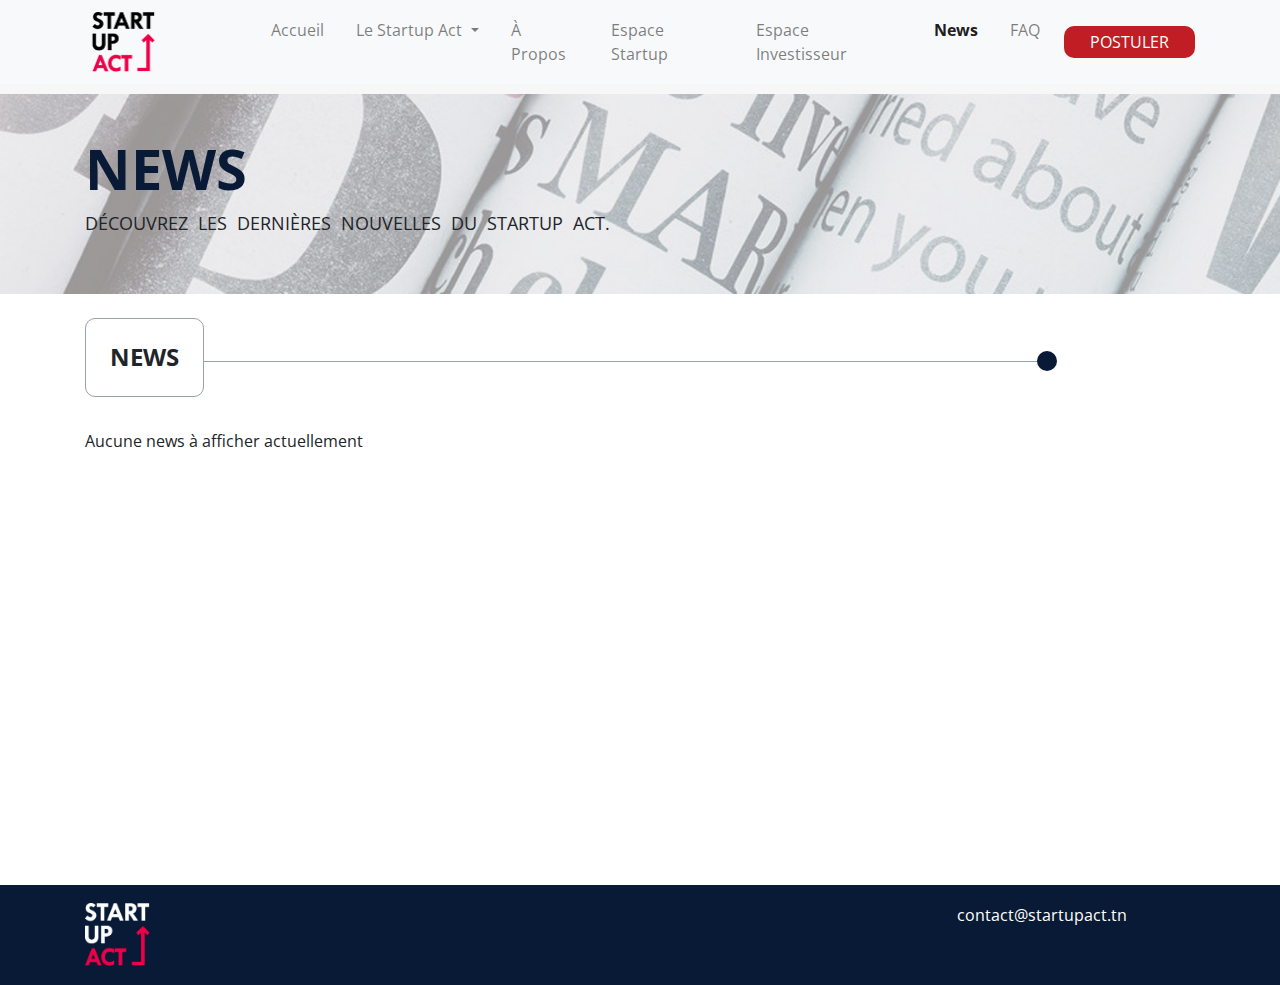
<file: news.html>
<!DOCTYPE html>
<html lang="en">


<head>
  <meta charset="UTF-8">
  <meta name="viewport" content="width=device-width, initial-scale=1.0">
<title>News: Startup Act Tunisie</title>
  <link href="https://fonts.googleapis.com/css?family=Open+Sans" rel="stylesheet">
  <link href="https://fonts.googleapis.com/css?family=Open+Sans:400,700" >
  <link rel="stylesheet" href="https://stackpath.bootstrapcdn.com/bootstrap/4.3.1/css/bootstrap.min.css" >
  <link href="https://cdnjs.cloudflare.com/ajax/libs/OwlCarousel2/2.3.4/assets/owl.carousel.min.css" rel="stylesheet" >
  <link href="https://cdnjs.cloudflare.com/ajax/libs/OwlCarousel2/2.3.4/assets/owl.theme.default.min.css" rel="stylesheet" >
  <link rel="stylesheet" href="css/style.css" >
  <link rel=icon href=/img/favicon.ico>
   <style>
    @media (min-width: 768px){
      .col-md-4 {
        -ms-flex: 0 0 33.333333%;
        flex: 0 0 33.333333%;
        max-width: 31.333333%;
    }
    }

  </style>
</head>


<body>
<!-- header -->
	<nav class="navbar navbar-expand-lg navbar-light bg-light py-0">
	<div class="container ">
	
			<a class="navbar-brand" href="accueil.html"><img src="img/logo.png" alt="" class="w-50"></a>
  <button class="navbar-toggler" type="button" data-toggle="collapse" data-target="#navbarNav" aria-controls="navbarNav" aria-expanded="false" aria-label="Toggle navigation">
    <span class="navbar-toggler-icon"></span>
  </button>
  <div class="collapse navbar-collapse justify-content-center height-nav" id="navbarNav">
    <ul class="navbar-nav">
      <li class="nav-item  mx-md-2">
        <a class="nav-link" href="accueil.html">Accueil</a>
      </li>

           <li class="nav-item dropdown  mx-md-2">
                <a class="nav-link dropdown-toggle" href="#" id="navbarDropdown" role="button" data-toggle="dropdown" aria-haspopup="true" aria-expanded="false">
                 Le Startup Act
                </a>
                <div class="dropdown-menu" aria-labelledby="navbarDropdown">
                  
                  <a class="dropdown-item" href="decouvrir-startupact.html">Label startup</a> 
                  <a class="dropdown-item" href="obtenir-label.html">Comment obtenir le label </a>
                  <a class="dropdown-item" href="instruction-du-dossier.html">Instruction du dossier   </a>
                           <a class="dropdown-item" href="sessions-de-labellisations.html">Sessions de labellisations</a>
                        </div>   
              </li>
      <li class="nav-item mx-md-2">
        <a class="nav-link" href="a_propos.html">À Propos</a>
      </li>

      <li class="nav-item mx-md-2">
        <a class="nav-link" href="espace_startup.html">Espace Startup</a>
      </li>

       <li class="nav-item mx-md-2">
        <a class="nav-link" href="espace_investisseur.html">Espace Investisseur</a>
      </li>

       <li class="nav-item mx-md-2 active">
        <a class="nav-link" href="news.html">News<span class="sr-only">(current)</span></a>
      </li>

       <li class="nav-item mx-md-2">
        <a class="nav-link" href="faq.html">FAQ</a>
      </li>
     
    </ul>
	
	<a href="https://apply.startupact.tn/" target="_blank" class="btn btn-post ml-md-2 my-sm-2">POSTULER</a>

  </div>	
	</div>	
 
</nav>
<!--end header-->	
<!--header img-->
  <div class=" m-0" style="height: 10px;background:#f7f7f7;">
    
  </div>
  <div class=" header-news d-flex align-items-center">
    <div class="col-md-12 ">
      <div class="container">
        <h1 class="font-weight-bold text-uppercase title-section-header" >
        News
      </h1>

      <p class="text-uppercase para-section-header" >
        Découvrez les dernières nouvelles du startup act. 
      </p>
      </div>
      
    </div>
  </div>
  <div class="container my-4">
    <div class="row">
      <div class="col-md-12 d-md-flex align-items-center ">
        <h4 class="border-title px-4 py-4 font-weight-bold ">
          NEWS
        </h4>
        <div class="d-none d-md-block" style="width:75%;height:0.5px;border-top:1px solid #99a1ac;"></div>
        <span  class="d-none d-md-block" style="border-radius:50%; width:20px;height:20px; background:#081a35"></span>
      </div>
    </div>
  </div>


  
<!--end header img-->
<div class="container">
Aucune news à afficher actuellement
</br></br></br></br></br></br></br></br></br></br></br></br></br></br></br></br></br></br></br>
</div>
<!--news-->
<!--
<div class="container">
  <div class="row my-3">
    <div class="col-md-4 border p-0 mx-2 mb-4" style="border-radius:20px;">
      <div style="background: url('img/news-1.png');height: 160px;background-size:cover;border-radius:20px;">
        
      </div>
      <div class="text-center mt-3">
        <h5 class="font-weight-bold text-uppercase">Le Lorem Ipsum est simplement</h5>
        <p class="px-1">
          Lorem ipsum dolor sit amet, consectetur adipisicing elit. Doloribus, placeat, minima. Harum voluptatibus, quae tempora.
        </p>
        <div>
          <span class="float-left ml-3 mt-2 text-date">20/03/2019</span>
          <a href="#" class="text-uppercase float-right mr-3 mb-2 btn btn-news-s">En savoir plus</a>
        </div>
      </div>
    </div>
    <div class="col-md-4 border mx-2 mb-4 p-0" style="border-radius:20px; ">
      <div style="background: url('img/news-1.png');height: 160px;background-size:cover;border-radius:20px; ">
        
      </div>
      <div class="text-center mt-3">
        <h5 class="font-weight-bold text-uppercase">Le Lorem Ipsum est simplement</h5>
        <p class="px-1">
          Lorem ipsum dolor sit amet, consectetur adipisicing elit. Doloribus, placeat, minima. Harum voluptatibus, quae tempora.
        </p>
        <div>
          <span class="float-left ml-3 mt-2 text-date">20/03/2019</span>
          <a href="#" class="text-uppercase float-right mr-3 mb-2 btn btn-news-s">En savoir plus</a>
        </div>
      </div>
    </div>

    <div class="col-md-4 border mx-2 p-0 mb-4" style="border-radius:20px; ">
      <div style="background: url('img/news-1.png');height: 160px;background-size:cover;border-radius:20px; ">
        
      </div>
      <div class="text-center mt-3">
        <h5 class="font-weight-bold text-uppercase">Le Lorem Ipsum est simplement</h5>
        <p class="px-1">
          Lorem ipsum dolor sit amet, consectetur adipisicing elit. Doloribus, placeat, minima. Harum voluptatibus, quae tempora.
        </p>
        <div>
          <span class="float-left ml-3 mt-2 text-date">20/03/2019</span>
          <a href="#" class="text-uppercase float-right mr-3 mb-2 btn btn-news-s">En savoir plus</a>
        </div>
      </div>
    </div>

    <div class="col-md-4 border mx-2 p-0 mb-4" style="border-radius:20px; ">
      <div style="background: url('img/news-1.png');height: 160px;background-size:cover;border-radius:20px; ">
        
      </div>
      <div class="text-center mt-3">
        <h5 class="font-weight-bold text-uppercase">Le Lorem Ipsum est simplement</h5>
        <p class="px-1">
          Lorem ipsum dolor sit amet, consectetur adipisicing elit. Doloribus, placeat, minima. Harum voluptatibus, quae tempora.
        </p>
        <div>
          <span class="float-left ml-3 mt-2 text-date">20/03/2019</span>
          <a href="#" class="text-uppercase float-right mr-3 mb-2 btn btn-news-s">En savoir plus</a>
        </div>
      </div>
    </div>

    <div class="col-md-4 border mx-2 p-0 mb-4" style="border-radius:20px; ">
      <div style="background: url('img/news-1.png');height: 160px;background-size:cover;border-radius:20px; ">
        
      </div>
      <div class="text-center mt-3">
        <h5 class="font-weight-bold text-uppercase">Le Lorem Ipsum est simplement</h5>
        <p class="px-1">
          Lorem ipsum dolor sit amet, consectetur adipisicing elit. Doloribus, placeat, minima. Harum voluptatibus, quae tempora.
        </p>
        <div>
          <span class="float-left ml-3 mt-2 text-date">20/03/2019</span>
          <a href="#" class="text-uppercase float-right mr-3 mb-2 btn btn-news-s">En savoir plus</a>
        </div>
      </div>
    </div>

    <div class="col-md-4 border p-0 mx-2 mb-4" style="border-radius:20px; ">
      <div style="background: url('img/news-1.png');height: 160px;background-size:cover;border-radius:20px; ">
        
      </div>
      <div class="text-center mt-3">
        <h5 class="font-weight-bold text-uppercase">Le Lorem Ipsum est simplement</h5>
        <p class="px-1">
          Lorem ipsum dolor sit amet, consectetur adipisicing elit. Doloribus, placeat, minima. Harum voluptatibus, quae tempora.
        </p>
        <div>
          <span class="float-left ml-3 mt-2 text-date">20/03/2019</span>
          <a href="#" class="text-uppercase float-right mr-3 mb-2 btn btn-news-s">En savoir plus</a>
        </div>
      </div>
    </div>

  </div>
</div>
-->
<!--end news-->
<!--footer-->

<div class="footer d-flex align-items-center">
  <div class="container">
    <div class="row">
    <div class="col-md-4 d-none d-md-block"> <img src="img/logo-neg.png" style="width: 20%;"> </div>
    	<div class="col-md-4 d-flex align-items-center justify-content-center">      
      </div>
    <div class="col-md-4 d-none d-md-block">
	 <span class="text-white float-right">contact@startupact.tn</span>
    </div>
  </div>
  </div>
  
</div>
<!--end footer-->

<script src="https://code.jquery.com/jquery-3.3.1.slim.min.js" ></script>
<script src="https://cdnjs.cloudflare.com/ajax/libs/popper.js/1.14.7/umd/popper.min.js"></script>
<script src="https://stackpath.bootstrapcdn.com/bootstrap/4.3.1/js/bootstrap.min.js"></script>  
</body>
</html>
</file>
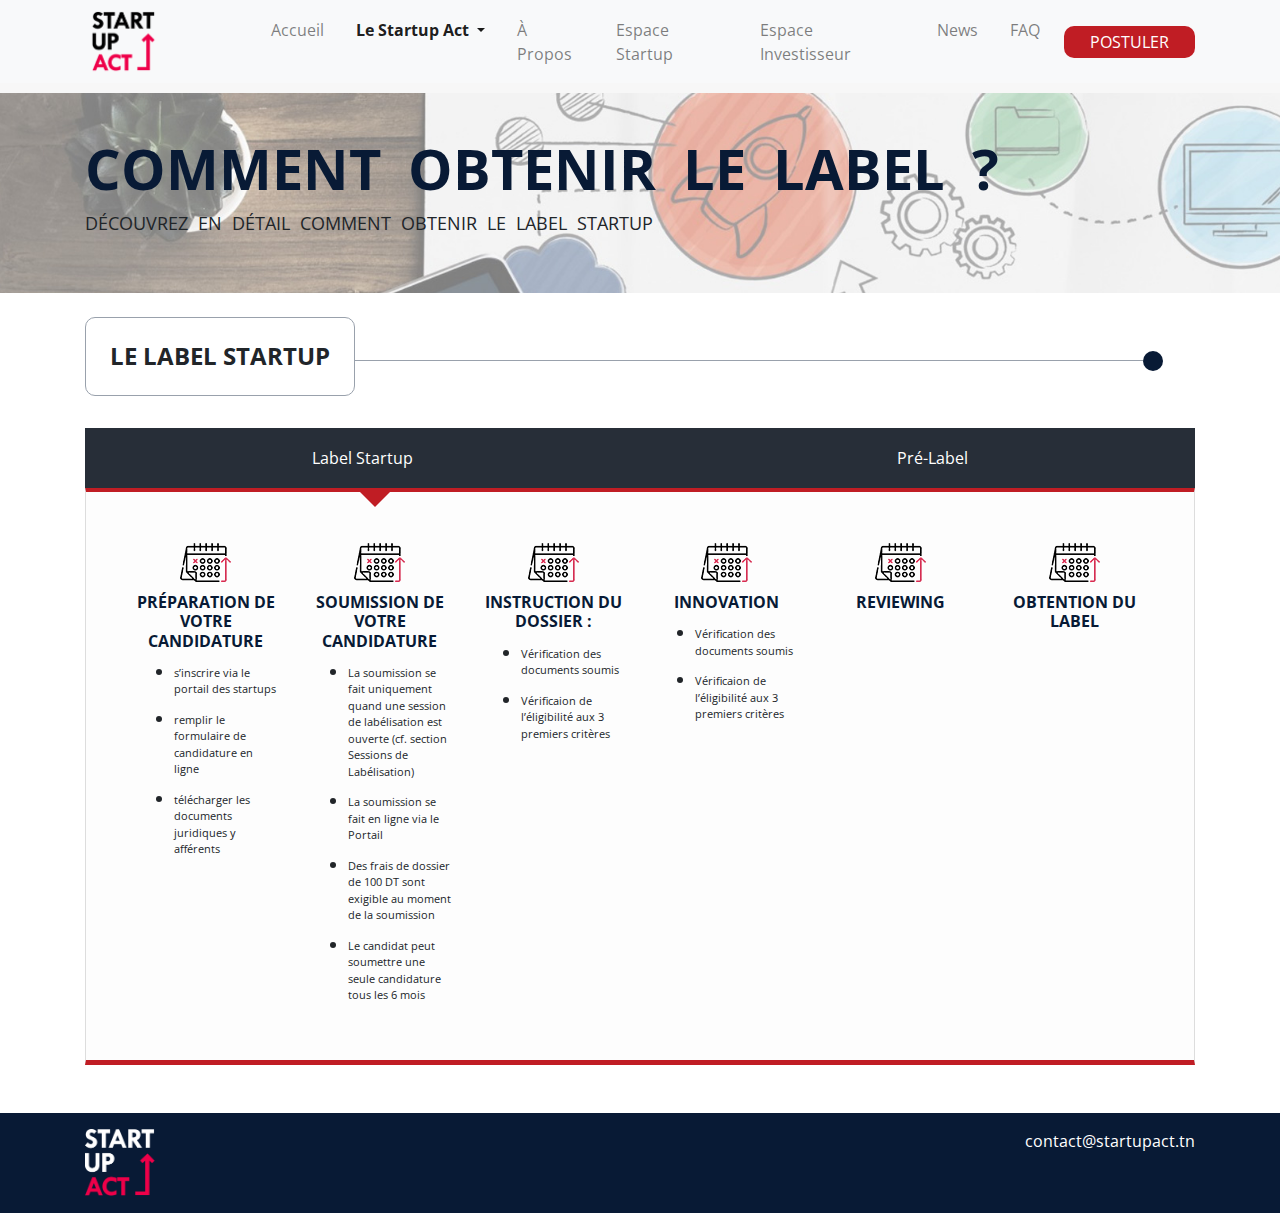
<file: obtenir-label.html>
<!DOCTYPE html>
<html lang="en">
<head>
	<meta charset="UTF-8">
	<meta name="viewport" content="width=device-width, initial-scale=1.0">
<title>Comment obtenir le label Startup Act</title>
	<link href="https://fonts.googleapis.com/css?family=Open+Sans" rel="stylesheet">
	<link href="https://fonts.googleapis.com/css?family=Open+Sans:400,700" >
  <link rel="stylesheet" href="https://stackpath.bootstrapcdn.com/bootstrap/4.3.1/css/bootstrap.min.css" >
  <link href="https://cdnjs.cloudflare.com/ajax/libs/OwlCarousel2/2.3.4/assets/owl.carousel.min.css" rel="stylesheet" >
  <link href="https://cdnjs.cloudflare.com/ajax/libs/OwlCarousel2/2.3.4/assets/owl.theme.default.min.css" rel="stylesheet" >
  <link rel="stylesheet" href="css/style.css" >
  <link rel=icon href=/img/favicon.ico>
</head>
<body>
<!-- header -->
	<nav class="navbar navbar-expand-lg navbar-light bg-light py-0">
	<div class="container ">

			<a class="navbar-brand" href="accueil.html"><img src="img/logo.png" alt="" class="w-50"></a>
  <button class="navbar-toggler" type="button" data-toggle="collapse" data-target="#navbarNav" aria-controls="navbarNav" aria-expanded="false" aria-label="Toggle navigation">
    <span class="navbar-toggler-icon"></span>
  </button>
  <div class="collapse navbar-collapse justify-content-center height-nav" id="navbarNav">
    <ul class="navbar-nav">
      <li class="nav-item  mx-md-2">
        <a class="nav-link" href="accueil.html">Accueil</a>
      </li>

           <li class="nav-item dropdown  mx-md-2">
                <a class="nav-link active dropdown-toggle" href="#" id="navbarDropdown" role="button" data-toggle="dropdown" aria-haspopup="true" aria-expanded="false">
                 Le Startup Act
                </a>
                <div class="dropdown-menu" aria-labelledby="navbarDropdown">
                  
                  <a class="dropdown-item" href="decouvrir-startupact.html">Label startup</a> 
                  <a class="dropdown-item" href="obtenir-label.html">Comment obtenir le label </a>
                  <a class="dropdown-item" href="instruction-du-dossier.html">Instruction du dossier   </a>
                           <a class="dropdown-item" href="sessions-de-labellisations.html">Sessions de labellisations</a>
                        </div>   
              </li>
      <li class="nav-item mx-md-2">
        <a class="nav-link" href="a_propos.html">À Propos<span class="sr-only">(current)</span></a>
      </li>

      <li class="nav-item mx-md-2">
        <a class="nav-link" href="espace_startup.html">Espace Startup</a>
      </li>

       <li class="nav-item mx-md-2">
        <a class="nav-link" href="espace_investisseur.html">Espace Investisseur</a>
      </li>

       <li class="nav-item mx-md-2">
        <a class="nav-link" href="news.html">News</a>
      </li>

       <li class="nav-item mx-md-2">
        <a class="nav-link" href="faq.html">FAQ</a>
      </li>

    </ul>

	<a href="https://apply.startupact.tn/" target="_blank" class="btn btn-post ml-md-2 my-sm-2">POSTULER</a>

  </div>
	</div>

</nav>
<!--end header-->

<!--header img-->
  <div class=" m-0" style="height: 10px;background:#f7f7f7;">

  </div>
  <div class=" header-act d-flex align-items-center">
    <div class="col-md-12 ">
      <div class="container">
        <h1 class="font-weight-bold text-uppercase title-section-header" >
        Comment obtenir le label ?
      </h1>

      <p class="text-uppercase para-section-header" >
        Découvrez en détail comment obtenir le label Startup
      </p>
      </div>

    </div>
  </div>




  <div class="container my-4">
    <div class="row">
      <div class="col-md-12 d-md-flex align-items-center ">
        <h4 class="border-title px-4 py-4 font-weight-bold text-uppercase ">
         le label startup
        </h4>
        <div class="d-none d-md-block" style="width:71%;height:0.5px;border-top:1px solid #99a1ac;"></div>
        <span  class="d-none d-md-block" style="border-radius:50%; width:20px;height:20px; background:#081a35"></span>
      </div>
    </div>
  </div>

 <div class="container">
              <div class="row">
                <div class="col-12  mb-5">
                  <nav>
                    <div class="nav nav-tabs nav-fill" id="nav-tab" role="tablist">
                      <a class="nav-item nav-link active" id="nav-home-tab" data-toggle="tab" href="#nav-home" role="tab" aria-controls="nav-home" aria-selected="true">Label Startup </a>

                      <a class="nav-item nav-link" id="nav-profile-tab" data-toggle="tab" href="#nav-profile" role="tab" aria-controls="nav-profile" aria-selected="false">Pré-Label </a>

                    </div>
                  </nav>
                  <div class="tab-content py-3 px-3 px-sm-0" id="nav-tabContent">
                    <div class="tab-pane fade show active" id="nav-home" role="tabpanel" aria-labelledby="nav-home-tab">

                            <div class="container my-4 px-5">
                              <div class="row block-image-panel-act">
                                   <div class="col text-center">
                                     <img src="img/act1.png" >
                                     <h6 class="text-uppercase font-weight-bold">Préparation de votre candidature </h6>
                                      <ul>
                                       <li><p> s’inscrire via le portail des startups</p></li> 
                                       <li><p>  remplir le formulaire de candidature en ligne</p></li>
                                       <li><p>  télécharger les documents juridiques y afférents</p></li> 
                                      </ul>
                                   </div>

                                  <div class="col text-center">
                                     <img src="img/act1.png" >
                                     <h6 class="text-uppercase font-weight-bold">Soumission de votre candidature </h6>
                                       <ul>
                                          <li><p> La soumission se fait uniquement quand une session de labélisation est ouverte (cf. section Sessions de Labélisation)</p></li> 
                                          <li><p> La soumission se fait en ligne via le Portail</p></li>
                                          <li><p> Des frais de dossier de 100 DT sont exigible au moment de la soumission</p></li> 
                                          <li><p> Le candidat peut soumettre une seule candidature tous les 6 mois  </p></li> 
                                      </ul>
                                   </div>

                                  <div class="col text-center">
                                     <img src="img/act1.png" >
                                     <h6 class="text-uppercase font-weight-bold"> Instruction du dossier : </h6>
                                       <ul>
                                          <li><p>Vérification des documents soumis</p></li>
                                          <li><p>Vérificaion de l’éligibilité aux 3 premiers critères</p></li>
                                       </ul>    

                                   </div>

                                  <div class="col text-center">
                                     <img src="img/act1.png" >
                                     <h6 class="text-uppercase font-weight-bold">Innovation</h6>
                                    <ul>
                                          <li><p> Vérification des documents soumis</p></li> 
                                          <li><p> Vérificaion de l’éligibilité aux 3 premiers critères </p></li>
                                      </ul>
                                   </div>


                                  <div class="col text-center">
                                     <img src="img/act1.png" >
                                     <h6 class="text-uppercase font-weight-bold">Reviewing </h6>
                                   </div>


                                  <div class="col text-center">
                                     <img src="img/act1.png" >
                                     <h6 class="text-uppercase font-weight-bold"> Obtention du label </h6>
                                   </div>

                              </div>
                            </div>

                    </div>
                    <div class="tab-pane fade" id="nav-profile" role="tabpanel" aria-labelledby="nav-profile-tab">
                          
                          <div class="container my-4 px-5">
                              <div class="row block-image-panel-act">
                                   <div class="col text-center">
                                     <img src="img/act1.png" >
                                     <h6 class="text-uppercase font-weight-bold">Préparation de votre candidature </h6>
                                      <ul>
                                       <li><p> s’inscrire via le portail des startups</p></li> 
                                       <li><p>  remplir le formulaire de candidature en ligne</p></li>
                                
                                      </ul>
                                   </div>

                                  <div class="col text-center">
                                     <img src="img/act1.png" >
                                     <h6 class="text-uppercase font-weight-bold">Soumission de votre candidature </h6>
                                       <ul>
                                          <li><p> La soumission se fait uniquement quand une session de labélisation est ouverte (cf. section Sessions de Labélisation)</p></li> 
                                          <li><p> La soumission se fait en ligne via le Portail</p></li>
                                          <li><p> Des frais de dossier de 100 DT sont exigible au moment de la soumission</p></li> 
                                          <li><p> Le candidat peut soumettre une seule candidature tous les 6 mois  </p></li> 
                                      </ul>
                                   </div>

                                  <div class="col text-center">
                                     <img src="img/act1.png" >
                                     <h6 class="text-uppercase font-weight-bold"> Instruction du dossier : </h6>
                                       <ul>
                                          <li><p>Vérification des documents soumis</p></li>
                                          <li><p>Vérificaion de l’éligibilité aux 3 premiers critères</p></li>
                                       </ul>    

                                   </div>

                                     <div class="col text-center">
                                     <img src="img/act1.png" >
                                     <h6 class="text-uppercase font-weight-bold">Reviewing </h6>
                                   </div>
                                

                                  <div class="col text-center">
                                     <img src="img/act1.png" >
                                     <h6 class="text-uppercase font-weight-bold"> Obtention du label </h6>
                                   </div>

                              </div>
                            </div>
                    </div>
                   
                  </div>
                
                </div>
              </div>
        </div>
      </div>
</div>




</div>
<!--end header img-->
<!--footer-->

<div class="footer d-flex align-items-center">
	<div class="container">
		<div class="row">
		<div class="col-md-4 d-none d-md-block"> <img src="img/logo-neg.png" style="width: 20%;"> </div>
		<div class="col-md-4  d-flex align-items-center justify-content-center">
    </div>
		<div class="col-md-4 d-none d-md-block">
	    <span class="text-white float-right">contact@startupact.tn</span>
		</div>
	</div>
	</div>

</div>
<!--end footer-->


<script src="https://code.jquery.com/jquery-3.3.1.min.js"></script>
<script src="https://cdnjs.cloudflare.com/ajax/libs/popper.js/1.14.7/umd/popper.min.js"></script>
<script src="https://stackpath.bootstrapcdn.com/bootstrap/4.3.1/js/bootstrap.min.js"></script>
<script src="https://cdnjs.cloudflare.com/ajax/libs/OwlCarousel2/2.3.4/owl.carousel.min.js"></script>
<script src="js/app.js"></script>
<script type="text/javascript">

  $(document).ready(function(){
    // au clic sur un lien
    $('.block-startup-btn2').on('click', function(evt){

       // bloquer le comportement par défaut: on ne rechargera pas la page
       evt.preventDefault();
       // enregistre la valeur de l'attribut  href dans la variable target
 var target = $(this).attr('href');
       /* le sélecteur $(html, body) permet de corriger un bug sur chrome
       et safari (webkit) */
 $('html, body')
       // on arrête toutes les animations en cours
       .stop()
       /* on fait maintenant l'animation vers le haut (scrollTop) vers
        notre ancre target */
       .animate({scrollTop: $(target).offset().top}, 1000 );
    });
});
</script>
</body>
</html>
</file>
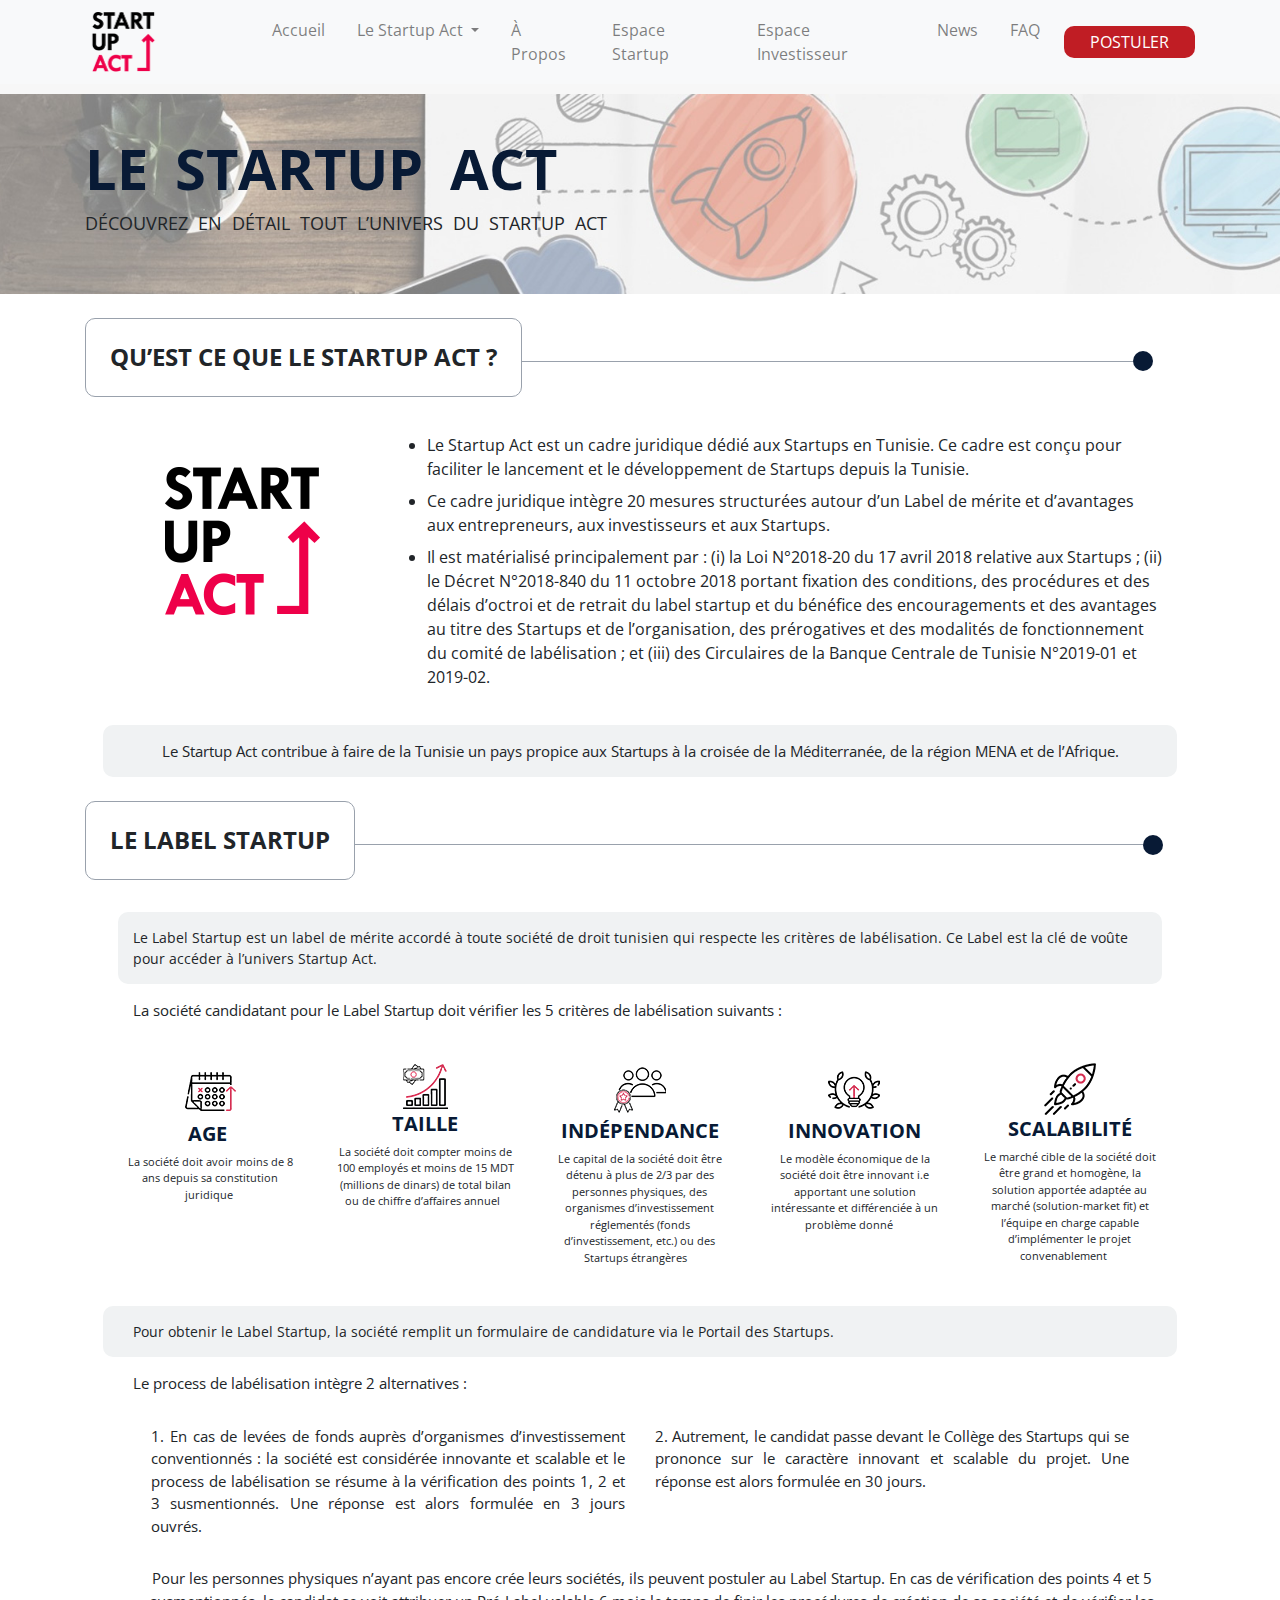
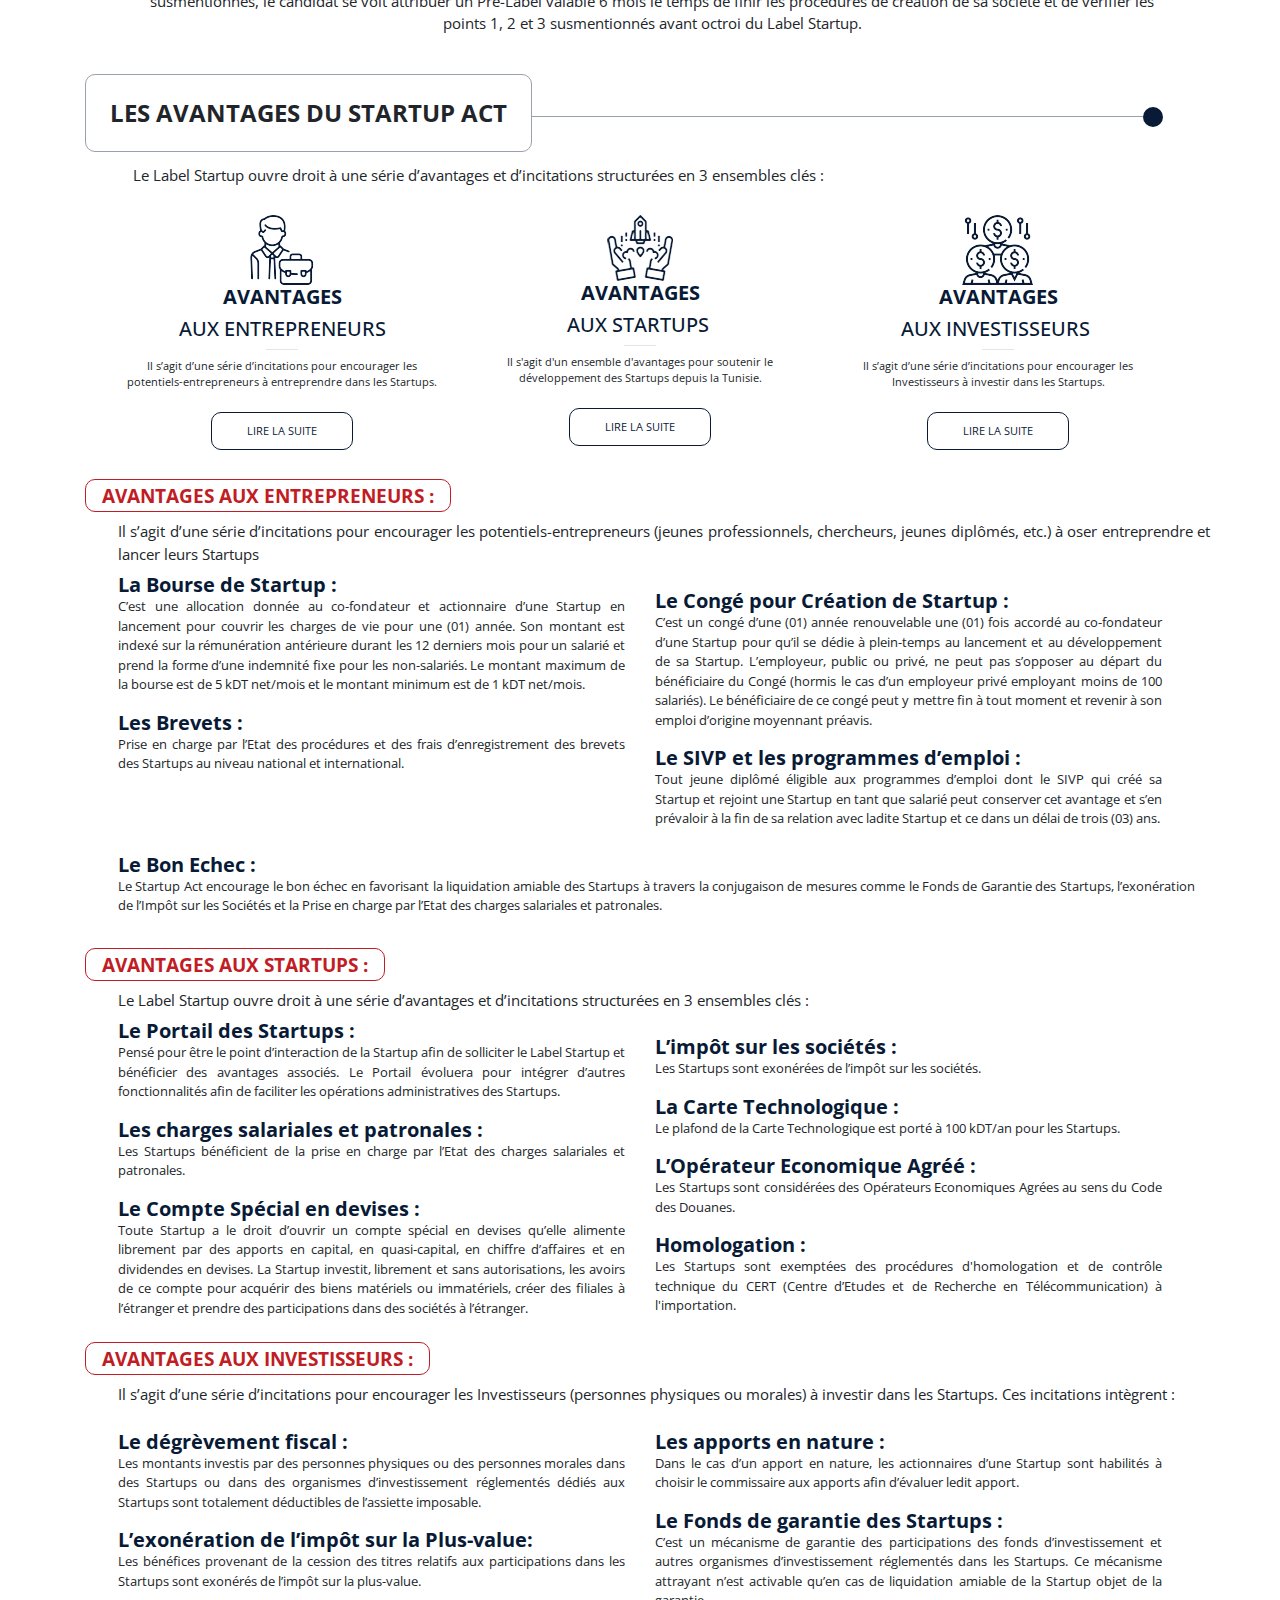
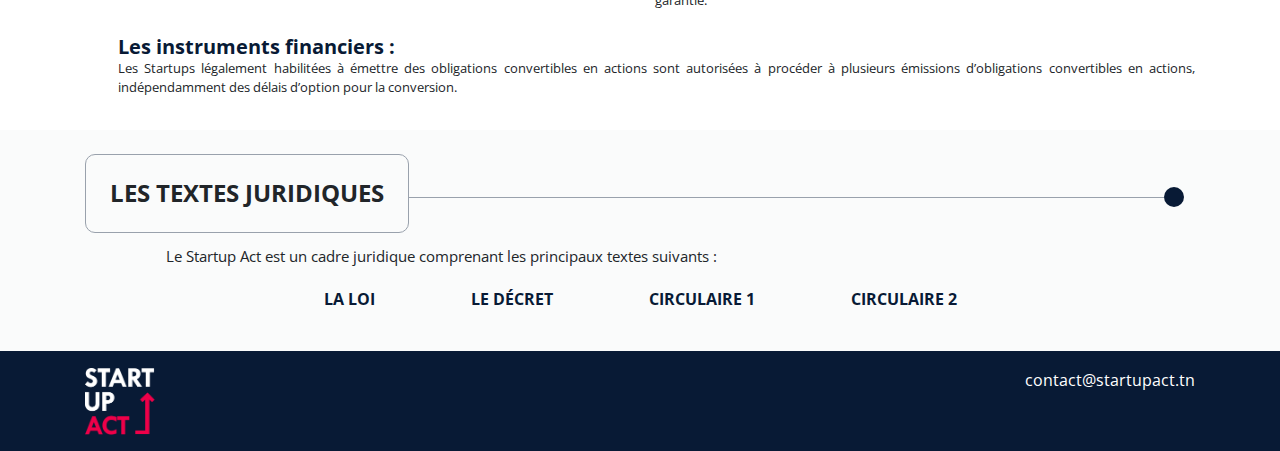
<file: startupact.html>
<!DOCTYPE html>
<html lang="en">
<head>
	<meta charset="UTF-8">
	<meta name="viewport" content="width=device-width, initial-scale=1.0">
<title>Présentation: Startup Act Tunisie</title>
	<link href="https://fonts.googleapis.com/css?family=Open+Sans" rel="stylesheet">
	<link href="https://fonts.googleapis.com/css?family=Open+Sans:400,700" >
  <link rel="stylesheet" href="https://stackpath.bootstrapcdn.com/bootstrap/4.3.1/css/bootstrap.min.css" >
  <link href="https://cdnjs.cloudflare.com/ajax/libs/OwlCarousel2/2.3.4/assets/owl.carousel.min.css" rel="stylesheet" >
  <link href="https://cdnjs.cloudflare.com/ajax/libs/OwlCarousel2/2.3.4/assets/owl.theme.default.min.css" rel="stylesheet" >
  <link rel="stylesheet" href="css/style.css" >
  <link rel=icon href=/img/favicon.ico>
</head>
<body>
<!-- header -->
	<nav class="navbar navbar-expand-lg navbar-light bg-light py-0">
	<div class="container ">

			<a class="navbar-brand" href="accueil.html"><img src="img/logo.png" alt="" class="w-50"></a>
  <button class="navbar-toggler" type="button" data-toggle="collapse" data-target="#navbarNav" aria-controls="navbarNav" aria-expanded="false" aria-label="Toggle navigation">
    <span class="navbar-toggler-icon"></span>
  </button>
  <div class="collapse navbar-collapse justify-content-center height-nav" id="navbarNav">
    <ul class="navbar-nav">
      <li class="nav-item  mx-md-2">
        <a class="nav-link" href="accueil.html">Accueil</a>
      </li>

           <li class="nav-item dropdown  mx-md-2">
                <a class="nav-link dropdown-toggle" href="#" id="navbarDropdown" role="button" data-toggle="dropdown" aria-haspopup="true" aria-expanded="false">
                 Le Startup Act
                </a>
                <div class="dropdown-menu" aria-labelledby="navbarDropdown">
                  
                  <a class="dropdown-item" href="decouvrir-startupact.html">Label startup</a> 
                  <a class="dropdown-item" href="obtenir-label.html">Comment obtenir le label </a>
                  <a class="dropdown-item" href="instruction-du-dossier.html">Instruction du dossier   </a>
                           <a class="dropdown-item" href="sessions-de-labellisations.html">Sessions de labellisations</a>
                        </div>   
              </li>
      <li class="nav-item mx-md-2">
        <a class="nav-link" href="a_propos.html">À Propos<span class="sr-only">(current)</span></a>
      </li>

      <li class="nav-item mx-md-2">
        <a class="nav-link" href="espace_startup.html">Espace Startup</a>
      </li>

       <li class="nav-item mx-md-2">
        <a class="nav-link" href="espace_investisseur.html">Espace Investisseur</a>
      </li>

       <li class="nav-item mx-md-2">
        <a class="nav-link" href="news.html">News</a>
      </li>

       <li class="nav-item mx-md-2">
        <a class="nav-link" href="faq.html">FAQ</a>
      </li>

    </ul>

	<a href="https://apply.startupact.tn/" target="_blank" class="btn btn-post ml-md-2 my-sm-2">POSTULER</a>

  </div>
	</div>

</nav>
<!--end header-->

<!--header img-->
  <div class=" m-0" style="height: 10px;background:#f7f7f7;">

  </div>
  <div class=" header-act d-flex align-items-center">
    <div class="col-md-12 ">
      <div class="container">
        <h1 class="font-weight-bold text-uppercase title-section-header" >
        Le Startup Act
      </h1>

      <p class="text-uppercase para-section-header" >
        Découvrez en détail tout l’univers du  Startup Act
      </p>
      </div>

    </div>
  </div>

  <div class="container my-4">
    <div class="row">
      <div class="col-md-12 d-md-flex align-items-center ">
        <h4 class="border-title px-4 py-4 font-weight-bold text-uppercase ">
          Qu’est ce que le Startup Act ?
        </h4>
        <div class="d-none d-md-block" style="width:55%;height:0.5px;border-top:1px solid #99a1ac;"></div>
        <span  class="d-none d-md-block" style="border-radius:50%; width:20px;height:20px; background:#081a35"></span>
      </div>
    </div>
  </div>


  <div class="container my-4 px-md-5">
    <div class="row">
         <div class="col-md-3 col-ms-12 mb-3" style="text-align: center;">
           <img src="img/fus.png"  >
         </div>
        <div class="col-md-9 col-ms-12 mb-3" >
              <ul >
                <li class="py-1">Le Startup Act est un cadre juridique dédié aux Startups en Tunisie. Ce cadre est conçu pour faciliter le lancement et le développement de Startups depuis la Tunisie. </li>
                <li class="py-1">
                  Ce cadre juridique intègre 20 mesures structurées autour d’un Label de mérite et d’avantages aux entrepreneurs, aux investisseurs et aux Startups.
                </li>
                <li class="py-1">
                  Il est matérialisé principalement par : (i) la Loi N°2018-20 du 17 avril 2018 relative aux Startups ; (ii) le Décret N°2018-840 du 11 octobre 2018  portant fixation des conditions, des procédures et des délais d’octroi et de retrait du label startup et du bénéfice des encouragements et des avantages au titre des Startups et de l’organisation, des prérogatives et des modalités de fonctionnement du comité de labélisation ; et (iii) des Circulaires de la Banque Centrale de Tunisie N°2019-01 et 2019-02.
                </li>
              </ul>
        </div>

         <div class="col-md-12 col-ms-12 block-start-act" style="text-align: center;">
            <div class="block-start-act-title">Le Startup Act contribue à faire de la Tunisie un pays propice aux Startups à la croisée de la Méditerranée, de la région MENA et de l’Afrique. </div>
         </div>
    </div>
  </div>


  <div class="container my-4">
    <div class="row">
      <div class="col-md-12 d-md-flex align-items-center ">
        <h4 class="border-title px-4 py-4 font-weight-bold text-uppercase ">
         le label startup
        </h4>
        <div class="d-none d-md-block" style="width:71%;height:0.5px;border-top:1px solid #99a1ac;"></div>
        <span  class="d-none d-md-block" style="border-radius:50%; width:20px;height:20px; background:#081a35"></span>
      </div>
    </div>
  </div>


  <div class="container my-4 px-5">
    <div class="row">
         <div class="col-md-12 col-ms-12 " style="text-align: center;">
            <div class="block-start-act-title2 block-start-act " >Le Label Startup est un label de mérite accordé à toute société de droit tunisien qui respecte les critères de labélisation. Ce Label est la clé de voûte pour accéder à l’univers Startup Act.  </div>
         </div>

         <div class="col-md-12 col-ms-12" >
            <div class="block-start-act-title" style="padding-left: 15px;">La société candidatant pour le Label Startup doit vérifier les 5 critères de labélisation suivants :  </div>
         </div>
    </div>
  </div>


  <div class="container my-4 px-5">
    <div class="row">
         <div class="col text-center">
           <img src="img/act1.png" >
           <h5 class="text-uppercase font-weight-bold">Age </h5>
           <p style="font-size: 11px;">La société doit avoir moins de 8 ans depuis sa constitution juridique </p>
         </div>

        <div class="col text-center">
           <img src="img/act2.png" >
           <h5 class="text-uppercase font-weight-bold">Taille</h5>
           <p style="font-size: 11px;">La société doit compter moins de 100 employés et moins de 15 MDT (millions de dinars) de total bilan ou de chiffre d’affaires annuel  </p>
         </div>

        <div class="col text-center">
           <img src="img/act3.png" >
           <h5 class="text-uppercase font-weight-bold">Indépendance</h5>
           <p style="font-size: 11px;">Le capital de la société doit être détenu à plus de 2/3 par des personnes physiques, des organismes d’investissement réglementés (fonds d’investissement, etc.) ou des Startups étrangères   </p>
         </div>

        <div class="col text-center">
           <img src="img/act4.png" >
           <h5 class="text-uppercase font-weight-bold">Innovation</h5>
           <p style="font-size: 11px;">Le modèle économique de la société doit être innovant i.e apportant une solution intéressante et différenciée à un problème donné    </p>
         </div>


        <div class="col text-center">
           <img src="img/act5.png" >
           <h5 class="text-uppercase font-weight-bold">Scalabilité</h5>
           <p style="font-size: 11px;">Le marché cible de la société doit être grand et homogène, la solution apportée adaptée au marché (solution-market fit) et l’équipe en charge capable d’implémenter le projet convenablement    </p>
         </div>

    </div>
  </div>


    <div class="container my-4 px-5">
    <div class="row">
         <div class="col-md-12 col-ms-12 block-start-act" style="text-align: center;">
            <div class="block-start-act-title2 " >Pour obtenir le Label Startup, la société remplit un formulaire de candidature via le Portail des Startups.   </div>
         </div>

         <div class="col-md-12 col-ms-12" >
            <div class="block-start-act-title" style="padding-left: 15px;">Le process de labélisation intègre 2 alternatives :  </div>
         </div>
    </div>

    <div class="row">
         <div class="col-md-6 col-ms-12 pl-md-5" style="">
            <div class="block-start-act-title text-justify " >1. En cas de levées de fonds auprès d’organismes d’investissement conventionnés : la société est considérée innovante et scalable et le process de labélisation se résume à la vérification des points 1, 2 et 3 susmentionnés. Une réponse est alors formulée en 3 jours ouvrés.   </div>
         </div>

         <div class="col-md-6 col-ms-12 pr-md-5" >
            <div class="block-start-act-title text-justify" style="">2. Autrement, le candidat passe devant le Collège des Startups qui se prononce sur le caractère innovant et scalable du projet. Une réponse est alors formulée en 30 jours. </div>
         </div>


         <div class="col-md-12 col-ms-12" style="text-align: center;" >
            <div class="block-start-act-title pl-md-4" >Pour les personnes physiques n’ayant pas encore crée leurs sociétés, ils peuvent postuler au Label Startup. En cas de vérification des points 4 et 5 susmentionnés, le candidat se voit attribuer un Pré-Label valable 6 mois le temps de finir les procédures de création de sa société et de vérifier les points 1, 2 et 3 susmentionnés avant octroi du Label Startup.</div>
         </div>
    </div>
  </div>


  <div class="container my-0">
    <div class="row">
      <div class="col-md-12 d-md-flex align-items-center ">
        <h4 class="border-title px-4 py-4 font-weight-bold text-uppercase ">
         Les avantages du Startup Act
        </h4>
        <div class="d-none d-md-block" style="width:55%;height:0.5px;border-top:1px solid #99a1ac;"></div>
        <span  class="d-none d-md-block" style="border-radius:50%; width:20px;height:20px; background:#081a35"></span>
      </div>
    </div>
  </div>


  <div class="container  px-5">
    <div class="row">
         <div class="col-md-12 col-ms-12" >
            <div class="block-start-act-title py-1" style="padding-left: 15px;">Le Label Startup ouvre droit à une série d’avantages et d’incitations structurées en 3 ensembles clés : </div>
         </div>
    </div>
  </div>


   <div class="container my-4 px-5">

    <div class="row  d-none d-md-flex  ">

        <div class="col text-center mx-1 d-flex align-items-center flex-column">
           <img src="img/act-ava2.png" >
          <h5 class="text-uppercase font-weight-bold">Avantages</h5>
           <h5 class="text-uppercase">aux Entrepreneurs</h5>
            <hr style="width: 10% ; margin-top: 0rem; margin-bottom: 0.5rem; color: #969696">
           <p style="font-size: 11px;">Il s’agit d’une série d’incitations pour encourager les potentiels-entrepreneurs à entreprendre dans les Startups.</p>
           <a href="#entrepreneurs" class="block-startup-btn2">LIRE LA SUITE</a>
         </div>

        <div class="col text-center mx-1 d-flex align-items-center flex-column">
           <img src="img/act-ava3.png" >
           <h5 class="text-uppercase font-weight-bold">Avantages</h5>
           <h5 class="text-uppercase">aux Startups </h5>
            <hr style="width: 10% ; margin-top: 0rem; margin-bottom: 0.5rem; color: #969696">
           <p style="font-size: 11px;">Il s'agit d'un ensemble d'avantages pour soutenir le développement des Startups depuis la Tunisie.</p>
           <a href="#startups" class="block-startup-btn2">LIRE LA SUITE</a>
         </div>

		 <div class="col text-center mx-1 d-flex align-items-center flex-column">
           <img src="img/act-ava1.png" >
           <h5 class="text-uppercase font-weight-bold">Avantages</h5>
           <h5 class="text-uppercase">aux Investisseurs </h5>
            <hr style="width: 10% ; margin-top: 0rem; margin-bottom: 0.5rem; color: #969696">
           <p style="font-size: 11px;">Il s’agit d’une série d’incitations pour encourager les Investisseurs à investir dans les Startups.</p>
           <a  href="#investir" class="block-startup-btn2">LIRE LA SUITE</a>
         </div>
    </div>

    <div class="row  d-md-none d-flex flex-column  ">

        <div class="col text-center  ">
           <img src="img/act-ava2.png" >
          <h5 class="text-uppercase font-weight-bold">Avantages</h5>
           <h5 class="text-uppercase">aux Entrepreneurs</h5>
            <hr style="width: 10% ; margin-top: 0rem; margin-bottom: 0.5rem; color: #969696">
           <p style="font-size: 11px;">Il s’agit d’une série d’incitations pour encourager les potentiels-entrepreneurs (jeunes professionnels, chercheurs, jeunes diplômés, etc.) à oser entreprendre et lancer leurs Startups. </p>
           <a href="#entrepreneurs" class="block-startup-btn2">LIRE LA SUITE</a>
         </div>

        <div class="col text-center py-4 ">
           <img src="img/act-ava3.png" >
           <h5 class="text-uppercase font-weight-bold">Avantages</h5>
           <h5 class="text-uppercase">aux Startups </h5>
            <hr style="width: 10% ; margin-top: 0rem; margin-bottom: 0.5rem; color: #969696">
           <p style="font-size: 11px;">Il s’agit d’une série d’incitations pour soutenir le développement des Startups depuis la Tunisie. </p>
           <a href="#startups" class="block-startup-btn2">LIRE LA SUITE</a>
         </div>

         <div class="col text-center  py-4 ">
           <img src="img/act-ava1.png" >
           <h5 class="text-uppercase font-weight-bold">Avantages</h5>
           <h5 class="text-uppercase">aux Investisseurs </h5>
            <hr style="width: 10% ; margin-top: 0rem; margin-bottom: 0.5rem; color: #969696">
           <p style="font-size: 11px;">Il s’agit d’une série d’incitations pour encourager les Investisseurs (personnes physiques ou morales) à investir dans les Startups. </p>
           <a  href="#investir" class="block-startup-btn2">LIRE LA SUITE</a>
         </div>

    </div>

  </div>

  <div class="container my-4" id="entrepreneurs">
    <div class="row">
      <div class="col-md-12 d-md-flex align-items-center" >
        <h4 class="border-title px-3 py-1  my-0  font-weight-bold text-uppercase title-ava">
        Avantages aux Entrepreneurs :
        </h4>
      </div>

      <div class="">
            <div class="block-start-act-title px-3 px-md-0 text-justify py-2 pl-md-5" >Il s’agit d’une série d’incitations pour encourager les potentiels-entrepreneurs (jeunes professionnels, chercheurs, jeunes diplômés, etc.) à oser entreprendre et lancer leurs Startups </div>
      </div>

       <div class="col-md-6 col-ms-12 pl-md-5">
           <div>
              <h5 class="font-weight-bold my-0" >La Bourse de Startup :  </h5>
              <div class="block-par text-justify" >C’est une allocation donnée au co-fondateur et actionnaire d’une Startup en lancement pour couvrir les charges de vie pour une (01) année. Son montant est indexé sur la rémunération antérieure durant les 12 derniers mois pour un salarié et prend la forme d’une indemnité fixe pour les non-salariés. Le montant maximum de la bourse est de 5 kDT net/mois et le montant minimum est de 1 kDT net/mois.  </div>
               <!--<a class="block-startup-btn3 text-uppercase"> Pour plus d’information suivre ce lien </a>-->
          </div>

         <div class="mt-3">
            <h5 class="font-weight-bold my-0" >Les Brevets  :   </h5>
             <div class="block-par text-justify">Prise en charge par l’Etat des procédures et des frais d’enregistrement des brevets des Startups au niveau national et international.  </div>
              <!--<a class="block-startup-btn3 text-uppercase"> Pour plus d’information suivre ce lien </a>-->
        </div>

        </div>

        <div class="col-md-6 col-ms-12 pr-md-5" >
          <div class="mt-3">
              <h5 class="font-weight-bold my-0" >Le Congé pour Création de Startup :</h5>
              <div class="block-par text-justify" >C’est un congé d’une (01) année renouvelable une (01) fois accordé au co-fondateur d’une Startup pour qu’il se dédie à plein-temps au lancement et au développement de sa Startup. L’employeur, public ou privé, ne peut pas s’opposer au départ du bénéficiaire du Congé (hormis le cas d’un employeur privé employant moins de 100 salariés). Le bénéficiaire de ce congé peut y mettre fin à tout moment et revenir à son emploi d’origine moyennant préavis.</div>
                <!--<a class="block-startup-btn3 text-uppercase"> Pour plus d’information suivre ce lien </a>-->
          </div>

         <div class="mt-3">
            <h5 class="font-weight-bold my-0" >Le SIVP et les programmes d’emploi : </h5>
             <div class="block-par text-justify">Tout jeune diplômé éligible aux programmes d’emploi dont le SIVP qui créé sa Startup et rejoint une Startup en tant que salarié peut conserver cet avantage et s’en prévaloir à la fin de sa relation avec ladite Startup et ce dans un délai de trois (03) ans.</div>
              <!--<a class="block-startup-btn3 text-uppercase"> Pour plus d’information suivre ce lien </a>-->
         </div>

        </div>

        <div>
            <div class="col-md-12 py-2 pl-md-5 mt-3" >
              <h5 class="font-weight-bold my-0" >Le Bon Echec :  </h5>
              <div class="block-par text-justify" >Le Startup Act encourage le bon échec en favorisant la liquidation amiable des Startups à travers la conjugaison de mesures comme le Fonds de Garantie des Startups, l’exonération de l’Impôt sur les Sociétés et la Prise en charge par l’Etat des charges salariales et patronales. </div>
                <!--<a class="block-startup-btn3 text-uppercase"> Pour plus d’information suivre ce lien </a>-->
         </div>

        </div>
    </div>
  </div>

     <div class="container my-4" id="startups">
    <div class="row">
      <div class="col-md-12 d-md-flex align-items-center" >
        <h4 class="border-title px-3 py-1  my-0  font-weight-bold text-uppercase title-ava">
         Avantages aux Startups :
        </h4>
      </div>

      <div class=" ">
            <div class="block-start-act-title px-3 px-md-0 text-justify py-2 pl-md-5" style="">Le Label Startup ouvre droit à une série d’avantages et d’incitations structurées en 3 ensembles clés&nbsp;: </div>
      </div>

       <div class="col-md-6 col-ms-12 pl-md-5">
           <div>
              <h5 class="font-weight-bold my-0" >Le Portail des Startups : </h5>
              <div class="block-par text-justify" >Pensé pour être le point d’interaction de la Startup afin de solliciter le Label Startup et bénéficier des avantages associés. Le Portail évoluera pour intégrer d’autres fonctionnalités afin de faciliter les opérations administratives des Startups.</div>
                <!--<a class="block-startup-btn3 text-uppercase"> Pour plus d’information suivre ce lien </a>-->
          </div>

         <div class="mt-3">
            <h5 class="font-weight-bold my-0" >Les charges salariales et patronales :  </h5>
             <div class="block-par text-justify">Les Startups bénéficient de la prise en charge par l’Etat des charges salariales et patronales.</div>
              <!--<a class="block-startup-btn3 text-uppercase"> Pour plus d’information suivre ce lien </a>-->
        </div>

        <div class="mt-3">
            <h5 class="font-weight-bold my-0" >Le Compte Spécial en devises : </h5>
             <div class="block-par text-justify">Toute Startup a le droit d’ouvrir un compte spécial en devises qu’elle alimente librement par des apports en capital, en quasi-capital, en chiffre d’affaires et en dividendes en devises. La Startup investit, librement et sans autorisations, les avoirs de ce compte pour acquérir des biens matériels ou immatériels, créer des filiales à l’étranger et prendre des participations dans des sociétés à l’étranger.</div>
              <!--<a class="block-startup-btn3 text-uppercase"> Pour plus d’information suivre ce lien </a>-->
        </div>

        </div>

        <div class="col-md-6 col-ms-12 pr-md-5" >

             <div class="mt-3">
              <h5 class="font-weight-bold my-0" >L’impôt sur les sociétés :</h5>
              <div class="block-par text-justify" >Les Startups sont exonérées de l’impôt sur les sociétés.</div>
                <!--<a class="block-startup-btn3 text-uppercase"> Pour plus d’information suivre ce lien </a>-->
          </div>

         <div class="mt-3">
            <h5 class="font-weight-bold my-0" >La Carte Technologique :  </h5>
             <div class="block-par text-justify">Le plafond de la Carte Technologique est porté à 100 kDT/an pour les Startups. </div>
              <!--<a class="block-startup-btn3 text-uppercase"> Pour plus d’information suivre ce lien </a>-->
        </div>

            <div class="mt-3">
            <h5 class="font-weight-bold my-0" >L’Opérateur Economique Agréé :</h5>
             <div class="block-par text-justify">Les Startups sont considérées des Opérateurs Economiques Agrées au sens du Code des Douanes. </div>
              <!--<a class="block-startup-btn3 text-uppercase"> Pour plus d’information suivre ce lien </a>-->
        </div>


        <div class="mt-3">
            <h5 class="font-weight-bold my-0" >Homologation : </h5>
             <div class="block-par text-justify">Les Startups sont exemptées des procédures d'homologation et de contrôle technique du CERT (Centre d’Etudes et de Recherche en
Télécommunication) à l'importation. </div>
              <!--<a class="block-startup-btn3 text-uppercase"> Pour plus d’information suivre ce lien </a>-->
        </div>

        </div>

    </div>
  </div>





<div class="container my-4" id="investir">
    <div class="row">
      <div class="col-md-12 d-md-flex align-items-center" >
        <h4 class="border-title px-3 py-1  my-0  font-weight-bold text-uppercase title-ava">
        Avantages aux Investisseurs :
        </h4>
      </div>

      <div class="">
            <div class="block-start-act-title px-3 px-md-0 text-justify py-2 pl-md-5  " style="">Il s’agit d’une série d’incitations pour encourager les Investisseurs (personnes physiques ou morales) à investir dans les Startups.
Ces incitations intègrent : </div>
      </div>

       <div class="col-md-6 col-ms-12 pl-md-5">
           <div class="mt-3">
              <h5 class="font-weight-bold my-0" >Le dégrèvement fiscal :  </h5>
              <div class="block-par text-justify" >Les montants investis par des personnes physiques ou des personnes morales dans des Startups ou dans des organismes d’investissement réglementés dédiés aux Startups sont totalement déductibles de l’assiette imposable.  </div>
                <!--<a class="block-startup-btn3 text-uppercase"> Pour plus d’information suivre ce lien </a>-->
          </div>

         <div class="mt-3">
            <h5 class="font-weight-bold my-0" >L’exonération de l’impôt sur la Plus-value:   </h5>
             <div class="block-par text-justify">Les bénéfices provenant de la cession des titres relatifs aux participations dans les Startups sont exonérés de l’impôt sur la plus-value. </div>
              <!--<a class="block-startup-btn3 text-uppercase"> Pour plus d’information suivre ce lien </a>-->
        </div>

        </div>

        <div class="col-md-6 col-ms-12 pr-5" >
          <div class="mt-3">
              <h5 class="font-weight-bold my-0" >Les apports en nature :</h5>
              <div class="block-par text-justify" >Dans le cas d’un apport en nature, les actionnaires d’une Startup sont habilités à choisir le commissaire aux apports afin d’évaluer ledit apport.  </div>
                <!--<a class="block-startup-btn3 text-uppercase"> Pour plus d’information suivre ce lien </a>-->
          </div>

         <div class="mt-3">
            <h5 class="font-weight-bold my-0" >Le Fonds de garantie des Startups :  </h5>
             <div class="block-par text-justify">C’est un mécanisme de garantie des participations des fonds d’investissement et autres organismes d’investissement réglementés dans les Startups. Ce mécanisme attrayant n’est activable qu’en cas de liquidation amiable de la Startup objet de la garantie.  </div>
              <!--<a class="block-startup-btn3 text-uppercase"> Pour plus d’information suivre ce lien </a>-->
         </div>

        </div>

        <div >
            <div class="col-md-12 py-2 pl-md-5 mt-3" >
              <h5 class="font-weight-bold my-0" >Les instruments financiers : </h5>
              <div class="block-par text-justify" >Les Startups légalement habilitées à émettre des obligations convertibles en actions sont autorisées à procéder à plusieurs émissions d’obligations convertibles en actions, indépendamment des délais d’option pour la conversion.   </div>
                <!--<a class="block-startup-btn3 text-uppercase"> Pour plus d’information suivre ce lien </a>-->
         </div>

        </div>

    </div>
  </div>

<div class="py-4 " style="background-color: #fafbfb">
    <div class="container my-0">
        <div class="row">
          <div class="col-md-12 d-md-flex align-items-center ">
            <h4 class="border-title px-4 py-4 font-weight-bold text-uppercase ">
             Les Textes Juridiques
            </h4>
            <div class="d-none d-md-block" style="width:68%;height:0.5px;border-top:1px solid #99a1ac;"></div>
            <span  class="d-none d-md-block" style="border-radius:50%; width:20px;height:20px; background:#081a35"></span>
          </div>
        </div>
  </div>

  <div class="container  px-5">
    <div class="row">
         <div class="col-md-12 col-ms-12">
            <div class="block-start-act-title py-1 pl-md-5" >Le Startup Act est un cadre juridique comprenant les principaux textes suivants :  </div>
         </div>
    </div>
  </div>

  <div class="container d-none d-md-flex justify-content-center py-3 ">
         <div class="btn-footer-menu" >
            <a href="pdf/Loi2018_20.pdf" target="_blank" class="text-uppercase font-weight-bold px-5 btn-menu-a" >LA LOI  </a>
         </div>

        <div class="btn-footer-menu">
            <a href="pdf/Decret2018_840Arabe.pdf" target="_blank" class="text-uppercase font-weight-bold px-5 btn-menu-a" >LE Décret  </a>
         </div>

         <div class="btn-footer-menu">
            <a href="pdf/Cir_2019_01_ar.pdf" target="_blank" class="text-uppercase font-weight-bold px-5 btn-menu-a" >Circulaire 1  </a>
         </div>

         <div class="btn-footer-menu">
            <a href="pdf/Cir_2019_02_ar.pdf" target="_blank" class="text-uppercase font-weight-bold px-5 btn-menu-a" >Circulaire 2  </a>
         </div>
  </div>



  <div class="container d-md-none d-flex flex-column align-items-center py-3 ">
         <div class="btn-footer-menu">
            <a href="pdf/Loi2018_20.pdf" target="_blank" class="text-uppercase font-weight-bold btn-menu-a" >LA LOI</a>
         </div>

        <div class="btn-footer-menu mt-2">
            <a href="pdf/Decret2018_840Arabe.pdf" target="_blank" class="text-uppercase font-weight-bold btn-menu-a " >LE Décret</a>
         </div>

         <div class="btn-footer-menu mt-2">
            <a href="pdf/Cir_2019_01_ar.pdf" target="_blank" class="text-uppercase font-weight-bold btn-menu-a" >Circulaire 1</a>
         </div>

         <div class="btn-footer-menu mt-2">
            <a href="pdf/Cir_2019_02_ar.pdf" target="_blank" class="text-uppercase font-weight-bold btn-menu-a" >Circulaire 2</a>
         </div>
  </div>




</div>
<!--end header img-->
<!--footer-->

<div class="footer d-flex align-items-center">
	<div class="container">
		<div class="row">
		<div class="col-md-4 d-none d-md-block"> <img src="img/logo-neg.png" style="width: 20%;"> </div>
		<div class="col-md-4  d-flex align-items-center justify-content-center">
    </div>
		<div class="col-md-4 d-none d-md-block">
	   <span class="text-white float-right">contact@startupact.tn</span>
		</div>
	</div>
	</div>

</div>
<!--end footer-->


<script src="https://code.jquery.com/jquery-3.3.1.min.js"></script>
<script src="https://cdnjs.cloudflare.com/ajax/libs/popper.js/1.14.7/umd/popper.min.js"></script>
<script src="https://stackpath.bootstrapcdn.com/bootstrap/4.3.1/js/bootstrap.min.js"></script>
<script src="https://cdnjs.cloudflare.com/ajax/libs/OwlCarousel2/2.3.4/owl.carousel.min.js"></script>
<script src="js/app.js"></script>
<script type="text/javascript">

  $(document).ready(function(){
    // au clic sur un lien
    $('.block-startup-btn2').on('click', function(evt){

       // bloquer le comportement par défaut: on ne rechargera pas la page
       evt.preventDefault();
       // enregistre la valeur de l'attribut  href dans la variable target
 var target = $(this).attr('href');
       /* le sélecteur $(html, body) permet de corriger un bug sur chrome
       et safari (webkit) */
 $('html, body')
       // on arrête toutes les animations en cours
       .stop()
       /* on fait maintenant l'animation vers le haut (scrollTop) vers
        notre ancre target */
       .animate({scrollTop: $(target).offset().top}, 1000 );
    });
});
</script>
</body>
</html>
</file>
<file: css/style.css>
body{
	font-family: 'Open Sans', sans-serif;	
}
h1,h2,h3,h5,h6 {
 	
 	color: #081a35;
	
}

.btn-post{
	background: #c01d24;
    color: white;
    border-radius: 10px;
    padding: 3px 25px;
}

.btn-post:hover{
	background:white;
	color:#c01d24;
	border: 1px solid #c01d24;

}

.navbar-light .navbar-nav .nav-link:focus, .navbar-light .navbar-nav .nav-link:hover {
    color:#081a35;
    font-weight: bold;
}
.footer{
	height: 100px;
	background:#081a35; 
}


.btn-slider{
	background:white;
    color:#293950 ;
    border-radius: 10px;
    padding: 10px 25px;
}

.btn-slider:hover{
	background: #c01d24;
    color: white;
    border:1px solid #c01d24 ;
    border-radius: 10px;
    padding: 10px 25px;
}

.carousel-caption {
    position: absolute;
    right: 15%;
    bottom: 50%;
    transform: translate(0,50%);
    left: 15%z-index:10padding-top:20pxpadding-bottom:20pxcolor:#ffftext-align:center;
}


@media only screen and (min-width: 1440px) {
	.height-nav{
		height: 80px;
	}

}


.carousel-indicators li {
    box-sizing: content-box;
    -ms-flex: 0 1 auto;
    flex: 0 1 auto;
    width: 25px;
    height: 25px;
    margin-right: 3px;
    margin-left: 3px;
    text-indent: -999px;
    cursor: pointer;
    background-color: transparent;
    border-top: 10px solid #00aeef;
    border-bottom: 10px solid #00aeef;
    opacity: .5;
    border: 1px solid white;
    transition: opacity .6s ease;
    border-radius: 50%;
}


li.active span{ 
	width: 20px;
	height: 20px;
	border-radius: 50%;
	background: blue;
}
.carousel-indicators .active {
    opacity: 1;
    border:1px solid #00aeef;
    
}

.carousel-indicators .active:before {
    content: '';
    width: 15px;
    height: 15px;
    border-radius: 50%;
    background: #00aeef;
    position: absolute;
    left:50%;
    top: 50%;
    transform: translate(-50%,-50%);
    

}
.carousel-indicators li{
	
	position: relative;

}
.header-act{ 
	height: 200px;
	background: url('../img/header-1.jpg');
	background-size: cover;
	background-position: bottom;
}
.header-propo{
	height: 200px;
	background: url('../img/header-3.jpg');
	background-size: cover;
	background-position: bottom;
}
.header-news{ 
	height: 200px;
	background: url('../img/header-7.jpg');
	background-size: cover;
	background-position: bottom;
}
.title-section-header{
	word-spacing:12px;font-size: 3.5rem;
}
.para-section-header{
	word-spacing:5px;font-size: 1.1rem;
}
.border-title{
	border:1px solid #99a1ac;
	border-radius: 10px;
}



.btn-lire{
	background: white;
    color: black;
    border:1px solid black ;
    border-radius: 10px;
    padding: 10px 25px;
}
.btn-lire:hover{
	background: #c01d24;
    color: white;
    border:1px solid #c01d24;
    border-radius: 10px;
    padding: 10px 25px;
}
.bg-intro{
	position: absolute;
	top: 50%;
	left: 50%;

	transform: translate(-50%,-50%);
}
.img-intro{
	position: absolute;
	right: 8rem;
	top:2rem;
}
.btn-entrer{
	background: transparent;
    color: white;
    border:1px solid white ;
    border-radius: 10px;
    padding: 5px 57px;
}
.btn-entrer:hover{
	background: #c01d24;
    color: white;
    border:1px solid #c01d24 ;
    border-radius: 10px;
    padding: 5px 57px;
}
.pos-btn{
	position: absolute;
	bottom:4rem;
	left: 50%;
	transform: translate(-50%);
}
.pos-para{
	position: absolute;
	bottom:0rem;
	left: 50%;
	transform: translate(-50%);
	width:100%
}
.pos-what{
    color: white;
    text-decoration: none;
}
.pos-what:hover{
    color: #c01d24;
    text-decoration: none;
}
.pos-para-1{
    position: absolute;
    bottom: 1.8rem;
    left: 50%;
    transform: translate(-50%);
	width:100%
}
.pos-para-2{
	color: white;
    position: absolute;
    bottom: 19rem;
    left: 50%;
    transform: translate(-50%);
	width:100%
}
.btn-news-s{
	background: transparent;
    color:#c5c5c5;
    border:1px solid #c5c5c5 ;
    border-radius: 10px;
    padding: 10px 25px;
}
.btn-news-s:hover{
    background: #c01d24;
    color: white;
    border:1px solid #c01d24;
    border-radius: 10px;
    padding: 10px 25px;
}
.text-date{
	color:#c01d24;
}
.btn-goll{
  	background: transparent;
    color:#081a35;
    border:1px solid #081a35 ;
    border-radius: 10px;
    padding: 6px 18px;	
}
.btn-goll:hover{
  	background: #c01d24;
    color: white;
    border:1px solid #c01d24 ;
    border-radius: 10px;
    padding: 6px 18px;	
}

.font-size-9{
	    font-size: 0.85rem;
}
.block-start-act{
 	background-color: #f0f2f3;
    border-radius: 10px;
    border-color: #f0f2f3;
    text-align: center;
 }


/***************************************/

.header-faq{ 
	height: 200px;
	background: url('../img/header-faq.jpg');
	background-size: cover;
	background-position: bottom;
}

.card-header {
	cursor: pointer;
    background-color: #d3d3d3;
}

.btn-link {
    color: #212529;
    text-decoration: none;
    }
.card-body {
    -ms-flex: 1 1 auto;
    flex: 1 1 auto;
    padding: 1.25rem;
    border: 1px solid #e9e9e9;
    border-radius: 10px;  
    margin-top: 5px;
    margin-bottom: 5px;
    background-color: #e9e9e9;
}

.card {
margin-bottom: 5px;
    border: 0px solid rgba(0,0,0,.125);

}

.card-header:first-child {
    border-radius: 10px;
}

.btn-link:hover {
    color: #0056b3;
    text-decoration: none;
}

.card-header  a:before  {
   content: "+";
   float: left;
   padding-right: 5px
}
.card-header.active a:before {
   content: "-";
   float: left;
   padding-right: 5px;

} 
.bg{
	    background-color: #e9e9e9;
}

.btn-espace{
    background-color: #c01d24;
    padding: 20px;
    border-radius: 10px;
    color: #ffffff;
    text-align: center;
    cursor: pointer ;
}


.btn-espace:hover{
	 border-radius: 10px;
	 background-color: #081a35;
	 color: #c01d24;
}

.btn-espace a{
 	  color: #ffffff;
 	  text-decoration: none;
 }
 
 
.block-startup{
    background-color: #f0f2f3;
    border-radius: 10px;
    border-color: #f0f2f3;
    text-align: center;
   /*padding: 1px 20%;*/
}
.block-startup-title{
 border-color: #081a35;
    color: white;
    background-color: #081a35;
    margin: 15px 0;
    padding: 10px 60px;   
     border-radius: 10px;

}
.block-startup-btn{
 border: 1px solid #081a35;
    color: #081a35;
    margin: 15px 0;
    padding: 10px 45px;  
    border-radius: 10px;
    cursor: pointer;
 }

 .block-startup-btn:hover{
 	background: #c01d24;
    color: white;
    border:1px solid #c01d24 ;
    margin: 15px 0;
    padding: 10px 45px;  
    border-radius: 10px;
    text-decoration: none;
 }



 .block-startup-btn a{
 	  color: #081a35;
 	  text-decoration: none;
 }
 .header-startup{
 		height: 200px;
	background: url('../img/header-4.jpg');
	background-size: cover;
	background-position: bottom;
 }

 .block-start-act{
 	background-color: #f0f2f3;
    border-radius: 10px;
    border-color: #f0f2f3;
    text-align: center;
 }

 .block-start-act-title{
 	padding: 15px 0 15px 0;
    font-size: 15px;
 }

 .block-start-act-title2{
 	padding: 15px 0 15px 0;
    font-size: 14px;
      float: left;
    text-align: left;
    padding-left: 15px;
 }


 .block-startup-btn2{
 border: 1px solid #081a35;
    color: #081a35;
    margin: 5px 0;
    padding: 10px 35px;
    border-radius: 10px;
    font-size: 11px;
    text-decoration: none !important;
        cursor: pointer;
 }

 .block-startup-btn2:hover{
 border: 1px solid #c01d24;
  background-color: #c01d24  ;
  color: #ffffff!important;
 }

 .block-startup-btn3 {
    border: 1px solid #081a35;
    color: #081a35;
    margin: 5px 0;
    padding: 5px 9px;
    border-radius: 10px;
    font-size: 11px;
    width: 50%;
    cursor: pointer;
   }

 .block-startup-btn3:hover{
 border: 1px solid #c01d24;
  background-color: #c01d24  ;
  color: #ffffff!important;
  
 }

 .btn-footer-menu{
 	 cursor: pointer;
 } 
 .btn-menu-a{
 	 cursor: pointer;
	 text-decoration:none;
	 color:#081a35;
 } 
 .btn-footer-menu:hover{
 	  color: #c01d24!important;
 }  
  .btn-menu-a:hover{
 	 cursor: pointer;
	 text-decoration:none;
	   color: #c01d24!important;
 } 

 .title-ava{
 	color: #c01d24;
 	border-color: #c01d24;
 	font-size: larger;
 	}
 .block-par{font-size: 13px;}	


 .header-invist{ 
	height: 200px;
	background: url('../img/header-5.jpg');
	background-size: cover;
	background-position: bottom;
}
/*****************************************/
@media only screen and (max-width:768px) {
    .pos-para{
    position: absolute;
    bottom:3rem;
    left: 50%;
    transform: translate(-50%);
    width:100%
}
	.header-act{ 
	height: 320px;
	background: url('../img/header-1.jpg');
	background-size: cover;
	background-position: bottom;
}

.header-propo{ 
	height: 320px;
	background: url('../img/header-3.jpg');
	background-size: cover;
	background-position: bottom;
}

.header-news{ 
	height: 320px;
	background: url('../img/header-1.jpg');
	background-size: cover;
	background-position: bottom;
}

.img-intro{
	position:relative;
    right: 50%;
    transform: translate(50%);
	text-align: center;
	transform: translate(50%);
}

.pos-para{
	position: absolute;
	bottom:0;
	left: 50%;
	transform: translate(-50%);
	width:100%
}
.pos-para-1{
    position: absolute;
    bottom: 1.3rem;
    left: 50%;
    transform: translate(-50%);
	width:100%
}

.pos-para-2{
	color: white;
    position: absolute;
    bottom: 9rem;
    left: 50%;
    transform: translate(-50%);
	width:100%
}

}
.cercle-carousel{
	width: 20px;
	height: 20px;
	border:2px solid #081a35;
	border-radius: 50%;
	cursor: pointer;
}
.owl-carousel .nav-btn{
  
  position: absolute;
  
  cursor: pointer;
  top: 50% !important;
  transform: translate(0,-100%);
}

.owl-carousel .owl-prev.disabled,
.owl-carousel .owl-next.disabled{
pointer-events: none;
opacity: 0.2;
}

.owl-carousel .prev-slide{
  
  left: -20px;
}
.owl-carousel .next-slide{
  
  right: -20px;
}
 
.owl-carousel .owl-dots.disabled, .owl-carousel .owl-nav.disabled{
	display: block !important ;
}
.dashed {
	border-top: 1px dashed #081a35;
	width: 120px;
}
.owl-stage{
	height: 100px;
	display: flex;
	align-items: center;
}
.year-top{
	position: absolute;
    right: 0;
    top: -45px;
    color: #081a35;
    font-weight: bold;
    
  	
}
.year-bottom{
	position: absolute;
   	right:0;
    bottom: -45px;
    color: #081a35;
    font-weight: bold;
    
}
.cercle-carousel-active{
	width: 20px;
	height: 20px;
	border:2px solid #081a35;
	border-radius:50%;
	background:#081a35;
	cursor: pointer;
}
.bg-blue-startup{
	background:#081a35;
	color: white;
	border-radius: 10px;
	padding: 5px;
}

#cssTable td 
{
    vertical-align: middle;
}

#cssTable th 
{
    vertical-align: middle;
}

.navbar .active {
	color: #081a35;
    font-weight: bold;
	
}




nav > .nav.nav-tabs{

  border: none;
    color:#fff;
    background:#272e38;
    border-radius:0;

}
nav > div a.nav-item.nav-link,
nav > div a.nav-item.nav-link.active
{
  border: none;
    padding: 18px 25px;
    color:#fff;
    background:#272e38;
    border-radius:0;

}

nav > div a.nav-item.nav-link.active:after
 {
  content: "";
  position: relative;
  bottom: -60px;
  left: -10%;
  border: 15px solid transparent;
  border-top-color: #c01d24 ;
}
.tab-content{
  background: #fdfdfd;
    line-height: 25px;
    border: 1px solid #ddd;
    border-top:5px solid #c01d24;
    border-bottom:5px solid #c01d24;
    padding:30px 25px;
}

nav > div a.nav-item.nav-link:hover,
nav > div a.nav-item.nav-link:focus
{
  border: none;
    background: #c01d24;
    color:#fff;
    border-radius:0;
    transition:background 0.20s linear;
}

.block-image-panel-act { line-height: 1.5; }

.block-image-panel-act p { font-size: 11px; margin-bottom:0.5rem  ; text-align: left;}
</file>
